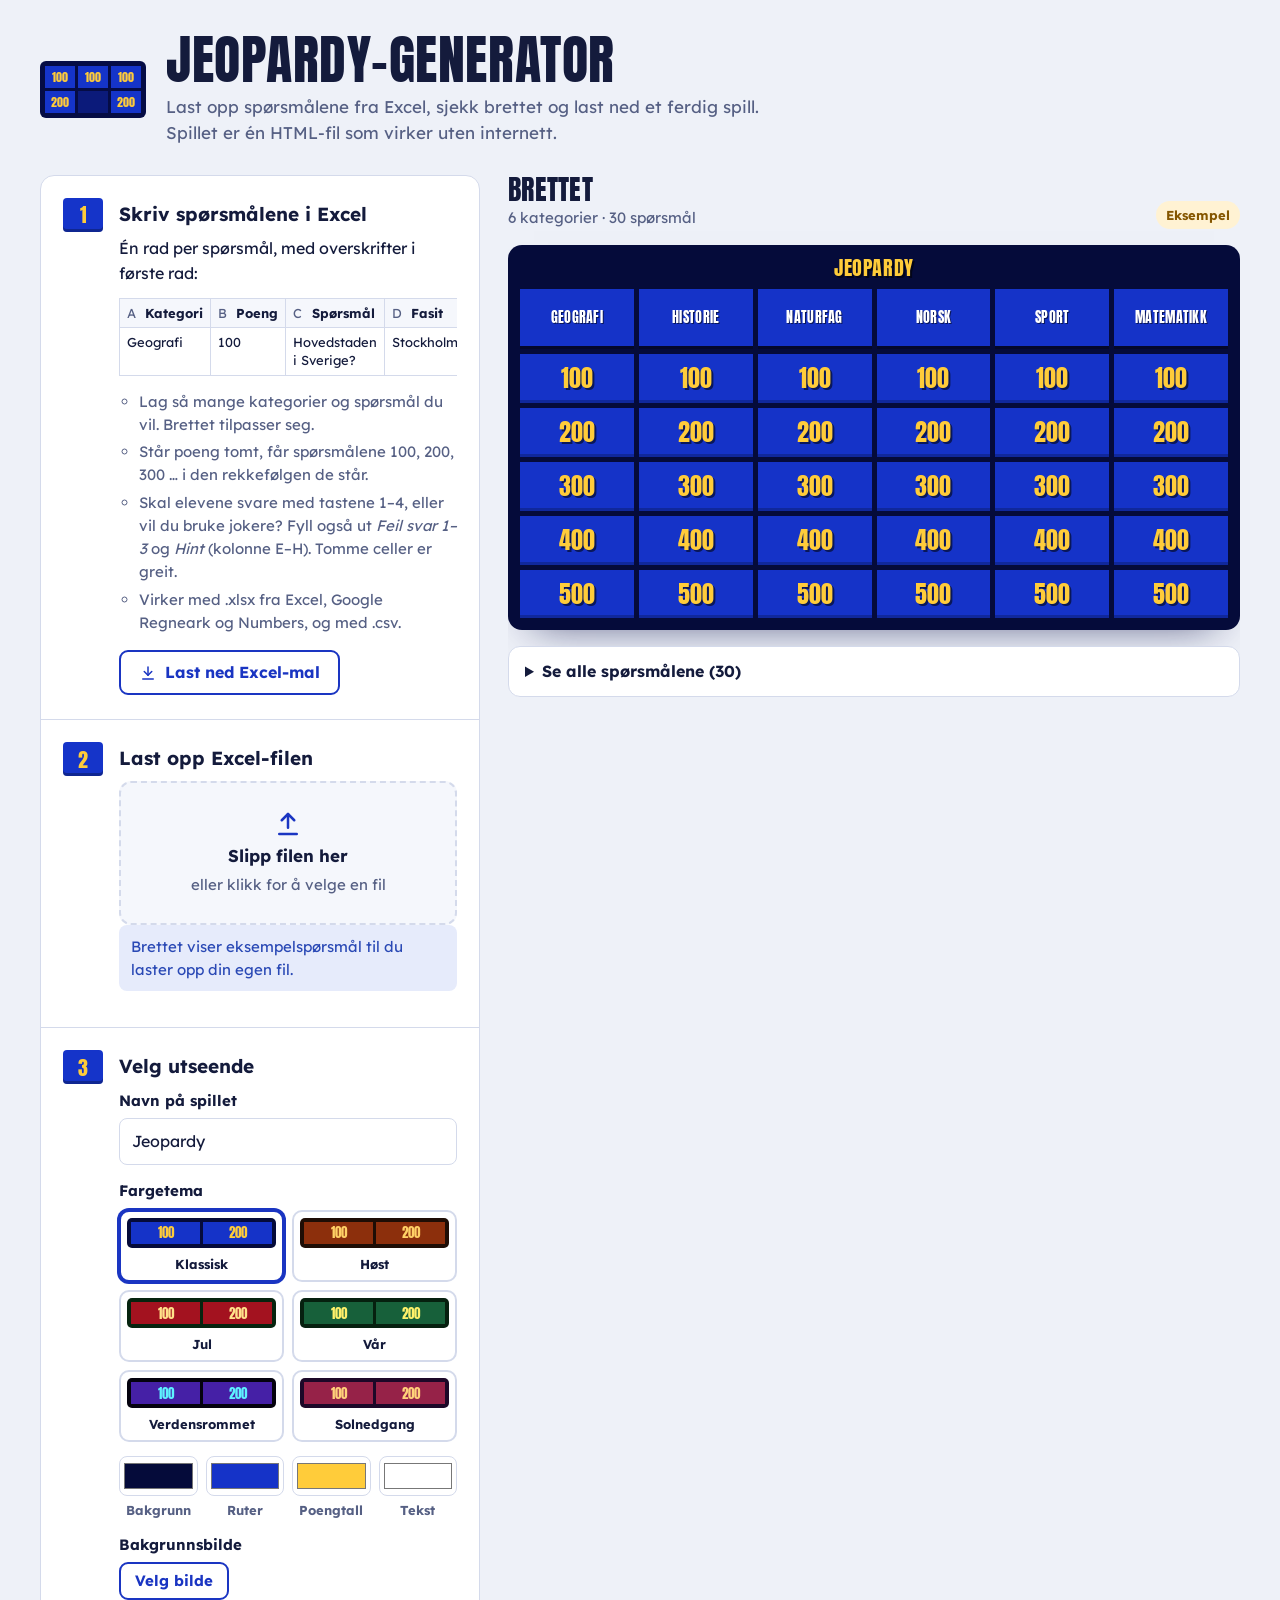
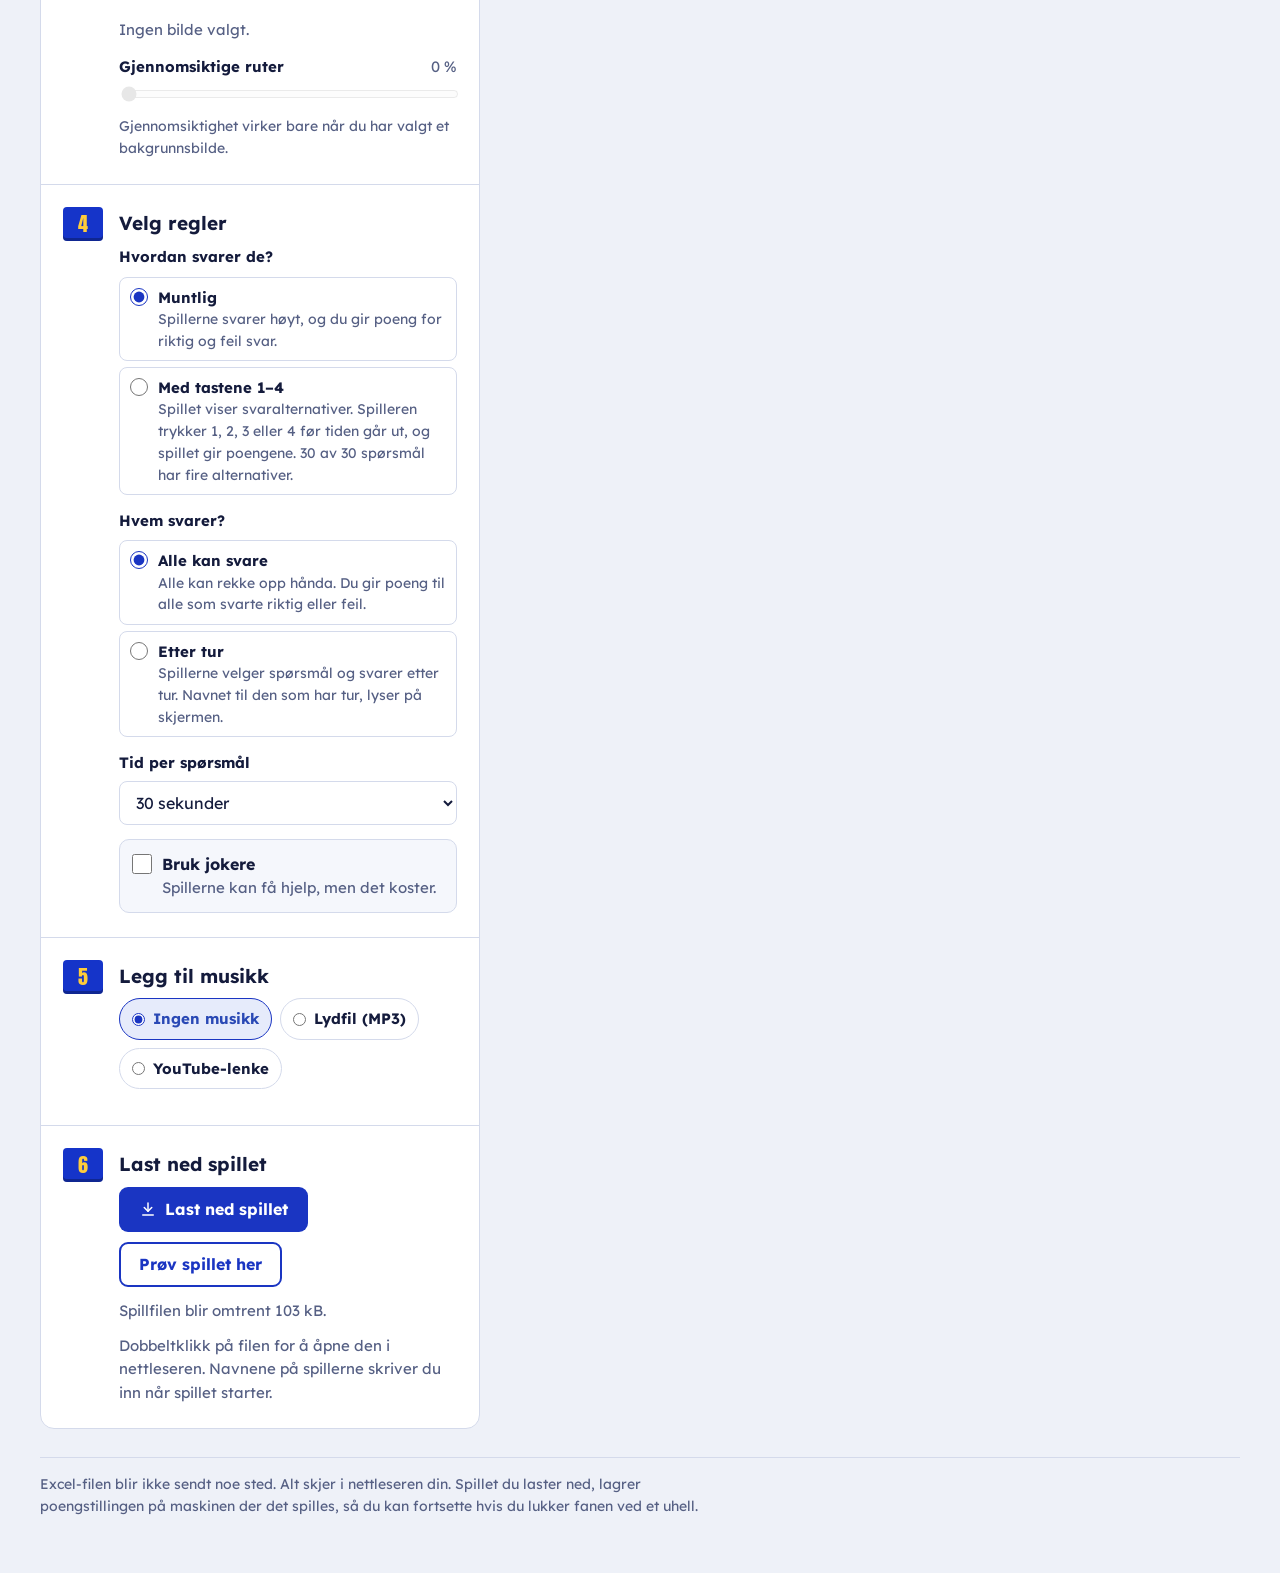
<file: jeopardy-generator.html>
<!DOCTYPE html>
<html lang="nb">
<head>
<meta charset="utf-8">
<meta name="viewport" content="width=device-width, initial-scale=1, viewport-fit=cover">
<title>Jeopardy-generator</title>
<style>
/* Layout: kontrollpult – fire trinn i venstre kolonne, brettet som «studioskjerm» til høyre */
:root {
  --bg: #eef1f8;
  --flate: #ffffff;
  --flate-2: #f5f7fc;
  --tekst: #141b3c;
  --dempet: #566084;
  --linje: #d4daeb;
  --aksent: #1a35c2;
  --aksent-hover: #13299b;
  --aksent-tekst: #ffffff;
  --fokus: #e89a00;
  --ok: #156f44;
  --ok-bg: #e2f3e9;
  --varsel: #855600;
  --varsel-bg: #fff2d3;
  --feil: #b0202d;
  --feil-bg: #fde5e7;
  --info: #2a49b5;
  --info-bg: #e6ebfb;
  /* Brettet ser likt ut i begge temaer – det er en TV-skjerm */
  --brett-kant: #050c45;
  --brett-rute: #1534c9;
  --brett-tall: #ffcc3a;
  --brett-tekst: #ffffff;
  --font-display: "Anton", Impact, "Haettenschweiler", "Arial Narrow Bold", sans-serif;
  --font-tekst: "Lexend", "Segoe UI", system-ui, -apple-system, Roboto, Arial, sans-serif;
}
@media (prefers-color-scheme: dark) {
  :root:not([data-theme="light"]) {
    --bg: #090e2b;
    --flate: #111943;
    --flate-2: #0d1437;
    --tekst: #e8ebff;
    --dempet: #9ea8d6;
    --linje: #27316d;
    --aksent: #91a5ff;
    --aksent-hover: #b0bfff;
    --aksent-tekst: #0a0f2c;
    --fokus: #ffcc3a;
    --ok: #74dda3;
    --ok-bg: #0f3324;
    --varsel: #ffd06a;
    --varsel-bg: #3a2c07;
    --feil: #ff8d97;
    --feil-bg: #3e1219;
    --info: #b0bfff;
    --info-bg: #1a2459;
    color-scheme: dark;
  }
}
:root[data-theme="dark"] {
  --bg: #090e2b;
  --flate: #111943;
  --flate-2: #0d1437;
  --tekst: #e8ebff;
  --dempet: #9ea8d6;
  --linje: #27316d;
  --aksent: #91a5ff;
  --aksent-hover: #b0bfff;
  --aksent-tekst: #0a0f2c;
  --fokus: #ffcc3a;
  --ok: #74dda3;
  --ok-bg: #0f3324;
  --varsel: #ffd06a;
  --varsel-bg: #3a2c07;
  --feil: #ff8d97;
  --feil-bg: #3e1219;
  --info: #b0bfff;
  --info-bg: #1a2459;
  color-scheme: dark;
}

*, *::before, *::after { box-sizing: border-box; }
[hidden] { display: none !important; }
body {
  margin: 0;
  background: var(--bg);
  color: var(--tekst);
  font-family: var(--font-tekst);
  font-size: 16px;
  line-height: 1.55;
}
body.laast { overflow: hidden; }
:focus-visible { outline: 3px solid var(--fokus); outline-offset: 2px; }

.side {
  max-width: 1240px;
  margin-inline: auto;
  padding-inline: 20px;
  padding-block: 32px 56px;
  display: flex;
  flex-direction: column;
  gap: 28px;
}

/* ---------- Topp ---------- */
.topp { display: flex; align-items: center; gap: 20px; }
.logo {
  flex: none;
  display: grid;
  grid-template-columns: repeat(3, 30px);
  grid-auto-rows: 22px;
  gap: 3px;
  padding: 5px;
  background: var(--brett-kant);
  border-radius: 6px;
}
.logo span {
  display: grid;
  place-items: center;
  background: var(--brett-rute);
  color: var(--brett-tall);
  font-family: var(--font-display);
  font-size: 12px;
  line-height: 1;
}
.logo span.brukt { background: #0b1a7a; }
h1 {
  font-family: var(--font-display);
  font-weight: 400;
  text-transform: uppercase;
  letter-spacing: .01em;
  font-size: clamp(34px, 5vw, 54px);
  line-height: 1;
  margin: 0;
  text-wrap: balance;
}
.ingress { margin: 8px 0 0; color: var(--dempet); max-width: 62ch; font-size: 17px; }

/* ---------- Arbeidsflate ---------- */
.arbeidsflate {
  display: grid;
  grid-template-columns: minmax(0, 440px) minmax(0, 1fr);
  gap: 28px;
  align-items: start;
}
@media (max-width: 920px) {
  .arbeidsflate { grid-template-columns: minmax(0, 1fr); }
}

.trinn-liste {
  list-style: none;
  margin: 0;
  padding: 0;
  background: var(--flate);
  border: 1px solid var(--linje);
  border-radius: 14px;
}
.trinn {
  display: grid;
  grid-template-columns: 40px minmax(0, 1fr);
  gap: 16px;
  padding: 22px 22px 24px;
}
.trinn + .trinn { border-top: 1px solid var(--linje); }
.trinn-nr {
  width: 40px;
  height: 34px;
  display: grid;
  place-items: center;
  background: var(--brett-rute);
  color: var(--brett-tall);
  font-family: var(--font-display);
  font-size: 20px;
  border-radius: 4px;
  box-shadow: inset 0 -3px 0 rgba(0, 0, 0, .28);
}
.trinn-innhold { min-width: 0; }
.trinn h2 { font-size: 19px; line-height: 1.3; margin: 4px 0 10px; text-wrap: balance; }
.trinn p { margin: 0 0 12px; }

.tabell-ramme { overflow-x: auto; }
.format { border-collapse: collapse; width: 100%; font-size: 13px; line-height: 1.4; }
.format th, .format td { border: 1px solid var(--linje); padding: 5px 7px; text-align: left; vertical-align: top; }
.format th { background: var(--flate-2); white-space: nowrap; }
.format .kol { display: inline-block; min-width: 1.4em; color: var(--dempet); font-weight: 400; }
.tips { margin: 14px 0 16px; padding-left: 20px; color: var(--dempet); font-size: 15px; display: grid; gap: 4px; }

.knapp {
  display: inline-flex;
  align-items: center;
  justify-content: center;
  gap: 8px;
  font: inherit;
  font-weight: 700;
  font-size: 16px;
  line-height: 1.2;
  padding: 11px 18px;
  border-radius: 9px;
  border: 2px solid transparent;
  cursor: pointer;
  text-decoration: none;
}
.knapp svg { width: 18px; height: 18px; flex: none; }
.knapp.primar { background: var(--aksent); color: var(--aksent-tekst); }
.knapp.primar:hover:not(:disabled) { background: var(--aksent-hover); }
.knapp.sekundar { background: transparent; color: var(--aksent); border-color: var(--aksent); }
.knapp.sekundar:hover:not(:disabled) { background: var(--info-bg); }
.knapp:disabled { opacity: .45; cursor: not-allowed; }
.knapperad { display: flex; flex-wrap: wrap; gap: 10px; }

.slippsone {
  position: relative;
  display: flex;
  flex-direction: column;
  align-items: center;
  justify-content: center;
  gap: 4px;
  text-align: center;
  padding: 26px 16px;
  border: 2px dashed var(--linje);
  border-radius: 12px;
  background: var(--flate-2);
  cursor: pointer;
  transition: border-color .15s, background-color .15s;
}
.slippsone:hover, .slippsone.over { border-color: var(--aksent); background: var(--info-bg); }
.slippsone:focus-within { outline: 3px solid var(--fokus); outline-offset: 2px; }
.slippsone input { position: absolute; width: 1px; height: 1px; opacity: 0; pointer-events: none; }
.slippsone svg { width: 30px; height: 30px; color: var(--aksent); }
.slippsone strong { font-size: 17px; }
.slippsone span { color: var(--dempet); font-size: 15px; }

.status {
  margin: 12px 0 0;
  padding: 10px 12px;
  border-radius: 8px;
  font-size: 15px;
  background: var(--flate-2);
  color: var(--dempet);
}
.status:empty { display: none; }
.status[data-niva="ok"] { background: var(--ok-bg); color: var(--ok); }
.status[data-niva="feil"] { background: var(--feil-bg); color: var(--feil); }
.status[data-niva="info"] { background: var(--info-bg); color: var(--info); }

.felt { display: grid; gap: 6px; margin-bottom: 14px; }
.felt:last-child { margin-bottom: 0; }
.felt label { font-weight: 700; font-size: 15px; }
.felt input, .felt select {
  font: inherit;
  width: 100%;
  padding: 10px 12px;
  border: 1px solid var(--linje);
  border-radius: 8px;
  background: var(--flate);
  color: var(--tekst);
}
.hjelp { color: var(--dempet); font-size: 15px; margin: 12px 0 0 !important; }
.liten-tekst { font-size: 14px; margin-top: 6px !important; }
.felt-etikett { font-weight: 700; font-size: 15px; }
.gruppe { border: 0; margin: 0 0 14px; padding: 0; min-width: 0; }
.gruppe legend { font-weight: 700; font-size: 15px; padding: 0; margin-bottom: 8px; }

.temaer { display: grid; grid-template-columns: repeat(auto-fill, minmax(112px, 1fr)); gap: 8px; }
.tema-knapp {
  display: flex;
  flex-direction: column;
  align-items: stretch;
  gap: 6px;
  padding: 6px;
  border: 2px solid var(--linje);
  border-radius: 10px;
  background: var(--flate);
  color: var(--tekst);
  font: inherit;
  font-size: 13px;
  font-weight: 700;
  cursor: pointer;
  text-align: center;
}
.tema-knapp:hover { border-color: var(--aksent); }
.tema-knapp[aria-pressed="true"] { border-color: var(--aksent); box-shadow: 0 0 0 2px var(--aksent); }
.tema-prove {
  display: grid;
  grid-template-columns: 1fr 1fr;
  gap: 3px;
  padding: 4px;
  border-radius: 5px;
}
.tema-prove span {
  display: grid;
  place-items: center;
  height: 22px;
  font-family: var(--font-display);
  font-size: 13px;
  font-weight: 400;
  line-height: 1;
}

.farger { display: grid; grid-template-columns: repeat(4, minmax(0, 1fr)); gap: 8px; margin-bottom: 12px; }
@media (max-width: 480px) { .farger { grid-template-columns: repeat(2, minmax(0, 1fr)); } }
.farge {
  display: flex;
  flex-direction: column;
  align-items: center;
  gap: 4px;
  font-size: 13px;
  font-weight: 700;
  color: var(--dempet);
  cursor: pointer;
}
.farge input[type="color"] {
  width: 100%;
  height: 40px;
  padding: 2px;
  border: 1px solid var(--linje);
  border-radius: 8px;
  background: var(--flate);
  cursor: pointer;
}

.knapp.liten { padding: 8px 14px; font-size: 15px; }
.knapp.tekstknapp { background: transparent; color: var(--feil); border-color: transparent; padding-inline: 6px; }
.knapp.tekstknapp:hover { text-decoration: underline; }
.filknapp { position: relative; overflow: hidden; }
.filknapp input { position: absolute; width: 1px; height: 1px; opacity: 0; pointer-events: none; }
.filknapp:focus-within { outline: 3px solid var(--fokus); outline-offset: 2px; }

.glider label { display: flex; justify-content: space-between; gap: 8px; }
.glider output { font-weight: 400; color: var(--dempet); font-variant-numeric: tabular-nums; }
.glider input[type="range"] { width: 100%; accent-color: var(--aksent); padding: 0; border: 0; }

.bryter {
  display: flex;
  align-items: flex-start;
  gap: 10px;
  padding: 12px;
  border: 1px solid var(--linje);
  border-radius: 10px;
  background: var(--flate-2);
  cursor: pointer;
}
.bryter input { width: 20px; height: 20px; margin: 2px 0 0; accent-color: var(--aksent); flex: none; }
.bryter span { display: flex; flex-direction: column; font-size: 15px; color: var(--dempet); }
.bryter strong { color: var(--tekst); font-size: 16px; }
.joker-oppsett { margin-top: 16px; }
.avkryss { display: grid; gap: 6px; }
.avkryss label {
  display: flex;
  align-items: flex-start;
  gap: 10px;
  padding: 8px 10px;
  border: 1px solid var(--linje);
  border-radius: 8px;
  cursor: pointer;
}
.avkryss input { width: 18px; height: 18px; margin: 2px 0 0; accent-color: var(--aksent); flex: none; }
.avkryss span { display: flex; flex-direction: column; font-size: 15px; }
.avkryss em { font-style: normal; font-size: 14px; color: var(--dempet); }
.avkryss label.uten-data { opacity: .55; cursor: not-allowed; }
.regelkort {
  margin: 4px 0 0;
  padding: 10px 12px;
  border-left: 4px solid var(--brett-tall);
  border-radius: 6px;
  background: var(--flate-2);
  font-size: 15px;
}

.valg-rad { display: flex; flex-wrap: wrap; gap: 8px; margin-bottom: 12px; }
.valg-rad label {
  display: inline-flex;
  align-items: center;
  gap: 8px;
  padding: 8px 12px;
  border: 1px solid var(--linje);
  border-radius: 999px;
  font-size: 15px;
  font-weight: 700;
  cursor: pointer;
}
.valg-rad label:has(input:checked) { border-color: var(--aksent); background: var(--info-bg); color: var(--info); }
.valg-rad input { accent-color: var(--aksent); margin: 0; }
.musikk-del { margin-bottom: 12px; }
.advarsler { list-style: none; margin: 0 0 12px; padding: 0; display: grid; gap: 6px; }
.advarsler:empty { display: none; }
.advarsler li {
  display: grid;
  grid-template-columns: auto minmax(0, 1fr);
  gap: 8px;
  align-items: baseline;
  padding: 8px 10px;
  border-radius: 8px;
  background: var(--flate-2);
  font-size: 14px;
}
.advarsler .knapp { grid-column: 2; justify-self: start; margin-top: 4px; }
.advarsler li[data-niva="feil"] .merke { background: var(--feil-bg); color: var(--feil); }
.advarsler li[data-niva="varsel"] .merke { background: var(--varsel-bg); color: var(--varsel); }
.advarsler li[data-niva="info"] .merke { background: var(--info-bg); color: var(--info); }
.bildevalg { margin-bottom: 4px; }
.enkel-avkryss { display: flex; align-items: center; gap: 8px; font-size: 15px; margin-bottom: 14px; cursor: pointer; }
.enkel-avkryss input { width: 18px; height: 18px; margin: 0; accent-color: var(--aksent); }
.glider input[type="range"]:disabled { opacity: .45; }
#nedlasting-advarsel ul { margin: 6px 0 0; padding-left: 18px; }
.musikk-del audio { width: 100%; margin-top: 10px; }

/* ---------- Studioskjerm ---------- */
.skjerm { display: flex; flex-direction: column; gap: 16px; min-width: 0; }
@media (min-width: 921px) {
  .skjerm { position: sticky; top: 16px; max-height: calc(100vh - 32px); overflow: auto; padding-bottom: 4px; }
}
.skjerm-topp { display: flex; justify-content: space-between; align-items: flex-end; gap: 12px; flex-wrap: wrap; }
.skjerm-topp h2 {
  font-family: var(--font-display);
  font-weight: 400;
  text-transform: uppercase;
  font-size: 28px;
  line-height: 1.05;
  letter-spacing: .01em;
  margin: 0;
}
.meta { margin: 2px 0 0; color: var(--dempet); font-size: 15px; font-variant-numeric: tabular-nums; }
.kilde {
  font-size: 13px;
  font-weight: 700;
  padding: 4px 10px;
  border-radius: 999px;
  background: var(--varsel-bg);
  color: var(--varsel);
  max-width: 100%;
  overflow: hidden;
  text-overflow: ellipsis;
  white-space: nowrap;
}
.kilde[data-type="fil"] { background: var(--ok-bg); color: var(--ok); }

.brett-ramme {
  --pv-bg: var(--brett-kant);
  --pv-rute: var(--brett-rute);
  --pv-rute-a: var(--brett-rute);
  --pv-kant: rgba(0, 0, 0, .35);
  --pv-tall: var(--brett-tall);
  --pv-tekst: var(--brett-tekst);
  background-color: var(--pv-bg);
  background-size: cover;
  background-position: center;
  border-radius: 14px;
  padding: 12px;
  box-shadow: 0 20px 40px -26px rgba(5, 12, 69, .7);
  overflow-x: auto;
}
.brett-navn {
  font-family: var(--font-display);
  text-transform: uppercase;
  color: var(--pv-tall);
  font-size: 20px;
  letter-spacing: .03em;
  line-height: 1.1;
  margin: 0 0 10px;
  text-align: center;
  overflow-wrap: anywhere;
  text-shadow: var(--pv-tallskygge, 2px 2px 0 rgba(0, 0, 0, .6));
}
.mini-brett { display: grid; gap: 5px; min-width: min-content; }
.mb-kat {
  display: grid;
  place-items: center;
  min-height: 60px;
  padding: 8px 6px;
  background: var(--pv-kat-a, var(--pv-rute-a));
  border-bottom: 3px solid var(--pv-kant);
  color: var(--pv-tekst);
  font-family: var(--font-display);
  text-transform: uppercase;
  font-size: 14px;
  line-height: 1.1;
  letter-spacing: .02em;
  text-align: center;
  overflow-wrap: anywhere;
  text-shadow: var(--pv-tekstskygge, 1px 1px 0 rgba(0, 0, 0, .55));
}
.mb-rute {
  padding: 10px 4px;
  background: var(--pv-rute-a);
  color: var(--pv-tall);
  font-family: var(--font-display);
  font-size: 24px;
  line-height: 1.2;
  text-align: center;
  font-variant-numeric: tabular-nums;
  text-shadow: var(--pv-tallskygge, 2px 2px 0 rgba(0, 0, 0, .55));
  box-shadow: inset 0 -3px 0 rgba(0, 0, 0, .22);
}
.mb-rute.tom { background: transparent; box-shadow: none; outline: 1px dashed rgba(255, 255, 255, .14); outline-offset: -1px; }
.tomt-brett { color: var(--pv-tekst); margin: 24px 8px; text-align: center; }

.merknader { display: grid; gap: 8px; }
.merknader:empty { display: none; }
.merknad {
  display: grid;
  grid-template-columns: auto minmax(0, 1fr);
  gap: 10px;
  align-items: baseline;
  padding: 10px 12px;
  border-radius: 8px;
  background: var(--flate);
  border: 1px solid var(--linje);
  font-size: 15px;
}
.merke {
  font-size: 12px;
  font-weight: 700;
  text-transform: uppercase;
  letter-spacing: .06em;
  padding: 2px 8px;
  border-radius: 999px;
  white-space: nowrap;
}
.merknad[data-niva="feil"] .merke { background: var(--feil-bg); color: var(--feil); }
.merknad[data-niva="varsel"] .merke { background: var(--varsel-bg); color: var(--varsel); }
.merknad[data-niva="info"] .merke { background: var(--info-bg); color: var(--info); }

.alle-sporsmal { background: var(--flate); border: 1px solid var(--linje); border-radius: 12px; }
.alle-sporsmal summary { cursor: pointer; padding: 12px 16px; font-weight: 700; }
.liste { width: 100%; border-collapse: collapse; font-size: 14px; }
.liste th, .liste td { text-align: left; padding: 8px 12px; border-top: 1px solid var(--linje); vertical-align: top; }
.liste th { color: var(--dempet); font-weight: 700; white-space: nowrap; }
.liste td.p { font-variant-numeric: tabular-nums; white-space: nowrap; }
.liste td.k { white-space: nowrap; }
.liste .mangler { color: var(--varsel); font-style: italic; }

.fot { color: var(--dempet); font-size: 14px; border-top: 1px solid var(--linje); padding-top: 16px; }
.fot p { margin: 0; max-width: 75ch; }

/* ---------- Prøvespill ---------- */
.forhandsvisning {
  position: fixed;
  inset: 0;
  z-index: 100;
  display: flex;
  flex-direction: column;
  background: #050b3a;
}
.fv-topp {
  display: flex;
  justify-content: space-between;
  align-items: center;
  gap: 12px;
  padding: 8px 16px;
  padding-top: calc(8px + env(safe-area-inset-top, 0px));
  background: #0e1650;
  color: #ffffff;
  font-size: 15px;
}
.fv-topp .knapp { background: #ffcc3a; color: #1e1500; padding: 8px 16px; }
.forhandsvisning iframe { flex: 1; width: 100%; border: 0; background: #050b3a; }

@media (prefers-reduced-motion: reduce) {
  *, *::before, *::after { transition: none !important; animation: none !important; }
}
</style>
</head>
<body>
<div class="side">
  <header class="topp">
    <div class="logo" aria-hidden="true">
      <span>100</span><span>100</span><span>100</span>
      <span>200</span><span class="brukt"></span><span>200</span>
    </div>
    <div>
      <h1>Jeopardy-generator</h1>
      <p class="ingress">Last opp spørsmålene fra Excel, sjekk brettet og last ned et ferdig spill. Spillet er én HTML&#8209;fil som virker uten internett.</p>
    </div>
  </header>

  <div class="arbeidsflate">
    <ol class="trinn-liste">
      <li class="trinn">
        <span class="trinn-nr" aria-hidden="true">1</span>
        <div class="trinn-innhold">
          <h2>Skriv spørsmålene i Excel</h2>
          <p>Én rad per spørsmål, med overskrifter i første rad:</p>
          <div class="tabell-ramme">
            <table class="format">
              <thead>
                <tr><th><span class="kol">A</span>Kategori</th><th><span class="kol">B</span>Poeng</th><th><span class="kol">C</span>Spørsmål</th><th><span class="kol">D</span>Fasit</th></tr>
              </thead>
              <tbody>
                <tr><td>Geografi</td><td>100</td><td>Hovedstaden i Sverige?</td><td>Stockholm</td></tr>
              </tbody>
            </table>
          </div>
          <ul class="tips">
            <li>Lag så mange kategorier og spørsmål du vil. Brettet tilpasser seg.</li>
            <li>Står poeng tomt, får spørsmålene 100, 200, 300 … i den rekkefølgen de står.</li>
            <li>Skal elevene svare med tastene 1–4, eller vil du bruke jokere? Fyll også ut <em>Feil svar 1–3</em> og <em>Hint</em> (kolonne E–H). Tomme celler er greit.</li>
            <li>Virker med .xlsx fra Excel, Google Regneark og Numbers, og med .csv.</li>
          </ul>
          <button type="button" class="knapp sekundar" id="last-ned-mal">
            <svg viewBox="0 0 24 24" fill="none" stroke="currentColor" stroke-width="2" stroke-linecap="round" stroke-linejoin="round" aria-hidden="true"><path d="M12 4v11"/><path d="m7 10 5 5 5-5"/><path d="M5 20h14"/></svg>
            Last ned Excel-mal
          </button>
          <p class="status" id="mal-status" role="status" aria-live="polite"></p>
        </div>
      </li>

      <li class="trinn">
        <span class="trinn-nr" aria-hidden="true">2</span>
        <div class="trinn-innhold">
          <h2>Last opp Excel-filen</h2>
          <label class="slippsone" id="slippsone" for="fil">
            <input type="file" id="fil" accept=".xlsx,.csv,.tsv,.txt,application/vnd.openxmlformats-officedocument.spreadsheetml.sheet,text/csv">
            <svg viewBox="0 0 24 24" fill="none" stroke="currentColor" stroke-width="2" stroke-linecap="round" stroke-linejoin="round" aria-hidden="true"><path d="M12 15V4"/><path d="m7 9 5-5 5 5"/><path d="M5 20h14"/></svg>
            <strong>Slipp filen her</strong>
            <span>eller klikk for å velge en fil</span>
          </label>
          <p class="status" id="fil-status" data-niva="info" role="status" aria-live="polite">Brettet viser eksempelspørsmål til du laster opp din egen fil.</p>
        </div>
      </li>

      <li class="trinn">
        <span class="trinn-nr" aria-hidden="true">3</span>
        <div class="trinn-innhold">
          <h2>Velg utseende</h2>
          <div class="felt">
            <label for="tittel">Navn på spillet</label>
            <input type="text" id="tittel" maxlength="80" value="Jeopardy" autocomplete="off">
          </div>
          <fieldset class="gruppe">
            <legend>Fargetema</legend>
            <div class="temaer" id="temaer"></div>
          </fieldset>
          <div class="farger">
            <label class="farge"><input type="color" id="farge-bakgrunn" value="#050b3a"><span>Bakgrunn</span></label>
            <label class="farge"><input type="color" id="farge-rute" value="#1533c8"><span>Ruter</span></label>
            <label class="farge"><input type="color" id="farge-tall" value="#ffcc3a"><span>Poengtall</span></label>
            <label class="farge"><input type="color" id="farge-tekst" value="#ffffff"><span>Tekst</span></label>
          </div>
          <ul class="advarsler" id="tema-advarsler" aria-live="polite"></ul>
          <div class="felt">
            <span class="felt-etikett" id="bilde-etikett">Bakgrunnsbilde</span>
            <div class="knapperad">
              <label class="knapp sekundar liten filknapp" for="bilde">Velg bilde<input type="file" id="bilde" accept="image/*" aria-labelledby="bilde-etikett"></label>
              <button type="button" class="knapp tekstknapp liten" id="fjern-bilde" hidden>Fjern bildet</button>
            </div>
            <p class="hjelp" id="bilde-status">Ingen bilde valgt.</p>
          </div>
          <div class="bildevalg" id="bildevalg" hidden>
            <div class="felt">
              <label for="bilde-tilpasning">Bildet skal</label>
              <select id="bilde-tilpasning">
                <option value="fyll" selected>Fylle hele skjermen</option>
                <option value="hele">Vises helt, med fargekanter</option>
              </select>
            </div>
            <div class="felt glider">
              <label for="demping">Demp bildet <output id="demping-verdi" for="demping">60 %</output></label>
              <input type="range" id="demping" min="30" max="85" step="5" value="60">
            </div>
            <label class="enkel-avkryss"><input type="checkbox" id="myk-bakgrunn"> Myk bakgrunn (gjør bildet litt uskarpt)</label>
          </div>
          <div class="felt glider">
            <label for="gjennomsiktighet">Gjennomsiktige ruter <output id="gjennomsiktighet-verdi" for="gjennomsiktighet">0 %</output></label>
            <input type="range" id="gjennomsiktighet" min="0" max="90" step="5" value="0" disabled>
            <p class="hjelp liten-tekst" id="gjennomsiktighet-hjelp">Gjennomsiktighet virker bare når du har valgt et bakgrunnsbilde.</p>
          </div>
        </div>
      </li>

      <li class="trinn">
        <span class="trinn-nr" aria-hidden="true">4</span>
        <div class="trinn-innhold">
          <h2>Velg regler</h2>
          <fieldset class="gruppe">
            <legend>Hvordan svarer de?</legend>
            <div class="avkryss" id="svarmate-valg">
              <label><input type="radio" name="svarmate" value="muntlig" checked><span><strong>Muntlig</strong> <em>Spillerne svarer høyt, og du gir poeng for riktig og feil svar.</em></span></label>
              <label><input type="radio" name="svarmate" value="taster"><span><strong>Med tastene 1–4</strong> <em id="dekning-taster">Spillet viser fire svaralternativer. Spilleren trykker 1, 2, 3 eller 4 før tiden går ut, og spillet gir poengene.</em></span></label>
            </div>
          </fieldset>
          <fieldset class="gruppe">
            <legend>Hvem svarer?</legend>
            <div class="avkryss" id="svar-valg">
              <label><input type="radio" name="svar" value="alle" checked><span><strong>Alle kan svare</strong> <em>Alle kan rekke opp hånda. Du gir poeng til alle som svarte riktig eller feil.</em></span></label>
              <label><input type="radio" name="svar" value="tur"><span><strong>Etter tur</strong> <em>Spillerne velger spørsmål og svarer etter tur. Navnet til den som har tur, lyser på skjermen.</em></span></label>
            </div>
          </fieldset>
          <div class="felt">
            <label for="tid">Tid per spørsmål</label>
            <select id="tid">
              <option value="15">15 sekunder</option>
              <option value="20">20 sekunder</option>
              <option value="30" selected>30 sekunder</option>
              <option value="45">45 sekunder</option>
              <option value="60">60 sekunder</option>
              <option value="90">90 sekunder</option>
              <option value="0">Ingen nedtelling</option>
            </select>
          </div>
          <label class="bryter">
            <input type="checkbox" id="bruk-jokere">
            <span><strong>Bruk jokere</strong> Spillerne kan få hjelp, men det koster.</span>
          </label>
          <div class="joker-oppsett" id="joker-oppsett" hidden>
            <fieldset class="gruppe">
              <legend>Hvilke jokere?</legend>
              <div class="avkryss" id="joker-valg">
                <label><input type="checkbox" value="5050" checked><span><strong>50/50</strong> <em id="dekning-5050"></em></span></label>
                <label><input type="checkbox" value="hint" checked><span><strong>Hint</strong> <em id="dekning-hint"></em></span></label>
                <label><input type="checkbox" value="venn" checked><span><strong>Spør en venn</strong> <em id="dekning-venn">Virker på alle spørsmål. Tiden starter på nytt.</em></span></label>
                <label><input type="checkbox" value="tid"><span><strong>Ekstra tid</strong> <em id="dekning-tid"></em></span></label>
              </div>
            </fieldset>
            <div class="felt">
              <label for="joker-kostnad">Hva koster en joker?</label>
              <select id="joker-kostnad">
                <option value="halv" selected>Halv verdi (anbefalt)</option>
                <option value="halvgevinst">Halv gevinst, full straff</option>
                <option value="fast">Fast pris</option>
                <option value="gratis">Gratis</option>
              </select>
              <p class="hjelp liten-tekst" id="joker-kostnad-forklaring"></p>
            </div>
            <div class="felt" id="joker-trekk-felt" hidden>
              <label for="joker-trekk">Pris i poeng</label>
              <input type="number" id="joker-trekk" min="0" max="10000" step="50" value="100">
            </div>
            <div class="felt">
              <label for="joker-antall">Hvor mange jokere får hver spiller?</label>
              <select id="joker-antall">
                <option value="1" selected>1 av hver (anbefalt)</option>
                <option value="2">2 av hver</option>
                <option value="total">1 joker totalt, spilleren velger hvilken</option>
              </select>
              <p class="hjelp liten-tekst">Har du mer enn 6 spillere, passer «1 joker totalt» best.</p>
            </div>
            <p class="regelkort" id="joker-regel"></p>
          </div>
        </div>
      </li>

      <li class="trinn">
        <span class="trinn-nr" aria-hidden="true">5</span>
        <div class="trinn-innhold">
          <h2>Legg til musikk</h2>
          <div class="valg-rad" role="radiogroup" aria-label="Musikk">
            <label><input type="radio" name="musikk" value="ingen" checked><span>Ingen musikk</span></label>
            <label><input type="radio" name="musikk" value="fil"><span>Lydfil (MP3)</span></label>
            <label><input type="radio" name="musikk" value="youtube"><span>YouTube-lenke</span></label>
          </div>
          <div class="musikk-del" id="musikk-fil-del" hidden>
            <div class="knapperad">
              <label class="knapp sekundar liten filknapp" for="musikkfil">Velg lydfil<input type="file" id="musikkfil" accept="audio/mpeg,audio/mp3,audio/mp4,audio/x-m4a,audio/aac,audio/ogg,audio/wav,audio/webm,.mp3,.m4a,.ogg,.wav"></label>
              <button type="button" class="knapp tekstknapp liten" id="fjern-musikk" hidden>Fjern lydfilen</button>
            </div>
            <p class="hjelp" id="musikk-status">Musikken legges inn i spillfilen og virker uten nett. Hold filen under 10 MB.</p>
            <audio id="musikk-forhor" controls hidden></audio>
          </div>
          <div class="musikk-del" id="musikk-yt-del" hidden>
            <div class="felt">
              <label for="yt-lenke">Lenke til YouTube-videoen</label>
              <input type="url" id="yt-lenke" placeholder="https://www.youtube.com/watch?v=…" autocomplete="off">
            </div>
            <p class="status" id="yt-status" role="status" aria-live="polite"></p>
            <p class="hjelp">YouTube kan ikke spille inne i en fil som åpnes fra PC-en. Spillet får derfor en knapp som åpner musikken i et eget vindu ved siden av, og det kan komme reklame. Vil du være sikker på at musikken virker, velg en lydfil.</p>
          </div>
          <div class="musikk-del" id="musikk-valg" hidden>
            <div class="felt">
              <label for="musikk-modus">Når skal musikken spille?</label>
              <select id="musikk-modus">
                <option value="alltid" selected>Hele tiden</option>
                <option value="brett">Bare på brettet</option>
                <option value="nedtelling">Bare under nedtellingen</option>
              </select>
              <p class="hjelp liten-tekst" id="musikk-modus-forklaring"></p>
            </div>
            <div class="felt glider">
              <label for="musikk-volum">Volum <output id="musikk-volum-verdi" for="musikk-volum">40 %</output></label>
              <input type="range" id="musikk-volum" min="5" max="100" step="5" value="40">
            </div>
          </div>
        </div>
      </li>

      <li class="trinn">
        <span class="trinn-nr" aria-hidden="true">6</span>
        <div class="trinn-innhold">
          <h2>Last ned spillet</h2>
          <div class="knapperad">
            <button type="button" class="knapp primar" id="last-ned-spill">
              <svg viewBox="0 0 24 24" fill="none" stroke="currentColor" stroke-width="2" stroke-linecap="round" stroke-linejoin="round" aria-hidden="true"><path d="M12 4v11"/><path d="m7 10 5 5 5-5"/><path d="M5 20h14"/></svg>
              Last ned spillet
            </button>
            <button type="button" class="knapp sekundar" id="prov-spill">Prøv spillet her</button>
          </div>
          <div class="status" id="nedlasting-advarsel" data-niva="feil" hidden></div>
          <p class="hjelp" id="filstorrelse"></p>
          <p class="hjelp">Dobbeltklikk på filen for å åpne den i nettleseren. Navnene på spillerne skriver du inn når spillet starter.</p>
          <p class="status" id="nedlasting-status" role="status" aria-live="polite"></p>
        </div>
      </li>
    </ol>

    <section class="skjerm" aria-labelledby="brett-overskrift">
      <div class="skjerm-topp">
        <div>
          <h2 id="brett-overskrift">Brettet</h2>
          <p class="meta" id="brett-meta"></p>
        </div>
        <span class="kilde" id="kilde">Eksempel</span>
      </div>
      <div class="brett-ramme">
        <p class="brett-navn" id="brett-navn"></p>
        <div class="mini-brett" id="mini-brett"></div>
      </div>
      <div class="merknader" id="merknader"></div>
      <details class="alle-sporsmal" id="alle-sporsmal">
        <summary id="alle-sporsmal-tittel">Se alle spørsmålene</summary>
        <div class="tabell-ramme">
          <table class="liste">
            <thead><tr><th>Kategori</th><th>Poeng</th><th>Spørsmål</th><th>Fasit</th></tr></thead>
            <tbody id="sporsmal-tabell"></tbody>
          </table>
        </div>
      </details>
    </section>
  </div>

  <footer class="fot">
    <p>Excel-filen blir ikke sendt noe sted. Alt skjer i nettleseren din. Spillet du laster ned, lagrer poengstillingen på maskinen der det spilles, så du kan fortsette hvis du lukker fanen ved et uhell.</p>
  </footer>
</div>

<div class="forhandsvisning" id="forhandsvisning" role="dialog" aria-modal="true" aria-label="Prøv spillet" hidden>
  <div class="fv-topp">
    <span>Prøvespill. Spillere og poeng blir ikke lagret.</span>
    <button type="button" class="knapp" id="lukk-forhandsvisning">Lukk</button>
  </div>
  <iframe id="fv-ramme" title="Prøvespill"></iframe>
</div>

<!-- ===================== MAL FOR DET FERDIGE SPILLET ===================== -->
<template id="spillmal-stil">
<style>
/* Standardverdiene er temaet «Klassisk». Spillet overstyrer dem fra spilldataene ved oppstart. */
:root {
  --natt: #050b3a;
  --natt-lys: #10279d;
  --kant: #040829;
  --rute: #1533c8;
  --rute-a: rgba(21, 51, 200, 1);
  --rute-hover-a: rgba(49, 75, 207, 1);
  --rute-brukt-a: rgba(9, 21, 84, 1);
  --kat-a: rgba(21, 51, 200, 1);
  --panel-a: linear-gradient(#1533c8, #0e2182);
  --sp-bg: radial-gradient(130% 90% at 50% 30%, #1533c8 0%, #0e2182 58%, #08134c 100%);
  --joker-bg: #3a4fb0;
  --rute-ramme: rgba(0, 0, 0, .22);
  --slor: rgba(0, 0, 0, .3);
  --gull-glod: rgba(255, 204, 58, .45);
  --knapp-kant: rgba(255, 255, 255, .35);
  --topp-bg: transparent;
  --panel-bg: transparent;
  --tallskygge: 3px 3px 0 rgba(1, 3, 15, .6);
  --tekstskygge: 2px 2px 0 rgba(1, 3, 15, .6);
  --gull: #ffcc3a;
  --gull-tekst: #1e1807;
  --hvit: #ffffff;
  --svak: #bdc6f0;
  --riktig: #2fd27a;
  --feil: #ff9ca6;
  --riktig-tekst: #03230f;
  --feil-tekst: #2b0006;
  --font-tall: "Anton", Impact, "Haettenschweiler", "Arial Narrow Bold", "Arial Narrow", sans-serif;
  --font-ledetekst: "Libre Baskerville", Georgia, "Times New Roman", serif;
  --font-ui: "Lexend", "Segoe UI", system-ui, -apple-system, Roboto, Arial, sans-serif;
  color-scheme: dark;
}
*, *::before, *::after { box-sizing: border-box; }
[hidden] { display: none !important; }
html, body { height: 100%; margin: 0; }
body {
  background: var(--natt);
  color: var(--hvit);
  font-family: var(--font-ui);
  font-size: 18px;
  line-height: 1.4;
  overflow: hidden;
}
button { font: inherit; color: inherit; cursor: pointer; }
:focus-visible { outline: 3px solid var(--gull); outline-offset: 3px; }

#bakgrunn {
  position: fixed;
  inset: 0;
  z-index: 0;
  background: radial-gradient(120% 85% at 50% 0%, var(--natt-lys) 0%, var(--natt) 72%);
  background-color: var(--natt);
  background-position: center;
  background-repeat: no-repeat;
}
#bakgrunn.myk { inset: -12px; filter: blur(3px); }
#demp { position: fixed; inset: 0; z-index: 0; pointer-events: none; }
.skjerm.bak-sporsmal { visibility: hidden; }
.skjerm {
  position: fixed;
  inset: 0;
  z-index: 1;
  display: flex;
  flex-direction: column;
}
.overtittel {
  margin: 0;
  font-family: var(--font-tall);
  text-transform: uppercase;
  letter-spacing: .22em;
  font-size: 16px;
  color: var(--svak);
}
.knapp {
  display: inline-flex;
  align-items: center;
  justify-content: center;
  padding: 12px 22px;
  border-radius: 10px;
  border: 2px solid var(--knapp-kant);
  background: var(--slor);
  color: var(--hvit);
  font-weight: 700;
  font-size: 18px;
  line-height: 1.2;
}
.knapp:hover:not(:disabled) { background: rgba(255, 255, 255, .14); }
.knapp.gull { background: var(--gull); border-color: var(--gull); color: var(--gull-tekst); }
.knapp.gull:hover:not(:disabled) { filter: brightness(1.08); background: var(--gull); }
.knapp.stor { font-size: 22px; padding: 14px 34px; }
.knapp:disabled { opacity: .4; cursor: not-allowed; }
.knapperad { display: flex; flex-wrap: wrap; gap: 10px; }

/* ---------- Oppsett ---------- */
.oppsett { overflow: auto; align-items: center; padding: clamp(28px, 7vh, 80px) 16px 40px; }
.oppsett-innhold { width: min(760px, 100%); display: flex; flex-direction: column; gap: 22px; }
.med-bilde .oppsett-innhold, .med-bilde .resultat-innhold { padding: clamp(18px, 3vw, 32px); border-radius: 16px; background: var(--panel-bg); }
#spilltittel {
  margin: 0;
  font-family: var(--font-tall);
  font-weight: 400;
  text-transform: uppercase;
  font-size: clamp(42px, 7vw, 96px);
  line-height: .98;
  letter-spacing: .01em;
  color: var(--gull);
  text-shadow: var(--tallskygge);
  text-wrap: balance;
  overflow-wrap: anywhere;
}
.spillinfo { margin: -10px 0 0; color: var(--svak); font-size: 18px; }
.regler {
  margin: 0;
  padding: 12px 16px;
  border-radius: 10px;
  background: var(--slor);
  border-left: 4px solid var(--gull);
  font-size: 17px;
}
.regler strong { color: var(--gull); }
.fortsett {
  display: flex;
  flex-direction: column;
  gap: 12px;
  padding: 16px 18px;
  border: 2px solid var(--gull);
  border-radius: 12px;
  background: var(--slor);
}
.fortsett p { margin: 0; }
.legg-til label { display: block; font-weight: 700; font-size: 24px; margin-bottom: 10px; }
.legg-til-rad { display: flex; gap: 10px; }
.legg-til input {
  flex: 1;
  min-width: 0;
  font: inherit;
  font-size: 20px;
  padding: 12px 14px;
  border-radius: 10px;
  border: 2px solid var(--knapp-kant);
  background: var(--slor);
  color: var(--hvit);
}
.legg-til input::placeholder { color: var(--svak); opacity: .8; }
.hint { margin: 8px 0 0; color: var(--svak); font-size: 15px; }
.spillerliste { list-style: none; margin: 0; padding: 0; display: flex; flex-wrap: wrap; gap: 10px; }
.spillerliste:empty::before { content: "Ingen spillere ennå."; color: var(--svak); }
.spiller-brikke {
  display: inline-flex;
  align-items: center;
  gap: 10px;
  padding: 6px 6px 6px 16px;
  border-radius: 999px;
  background: var(--rute);
  border: 1px solid rgba(255, 255, 255, .25);
  font-weight: 700;
  font-size: 19px;
}
.brikke-poeng { font-family: var(--font-tall); font-weight: 400; color: var(--gull); }
.fjern {
  min-width: 32px;
  height: 32px;
  padding: 0 10px;
  border: 0;
  border-radius: 999px;
  background: var(--slor);
  font-size: 16px;
  font-weight: 700;
}
.fjern:hover, .fjern.bekreft { background: var(--feil); color: var(--feil-tekst); }
.melding { margin: 0; min-height: 1.4em; color: var(--gull); }

/* ---------- Brettet ---------- */
.toppfelt {
  display: flex;
  align-items: center;
  justify-content: space-between;
  gap: 8px 16px;
  flex-wrap: wrap;
  padding: 10px clamp(8px, 1.2vw, 16px);
  background: var(--topp-bg);
}
.toppfelt-tittel {
  margin: 0;
  min-width: 0;
  font-family: var(--font-tall);
  font-weight: 400;
  text-transform: uppercase;
  letter-spacing: .02em;
  font-size: clamp(20px, 2.4vw, 34px);
  line-height: 1.1;
  color: var(--gull);
  text-shadow: var(--tallskygge);
}
.verktoy { display: flex; align-items: center; gap: 8px; flex-wrap: wrap; }
.fremdrift { color: var(--svak); font-size: 15px; margin-right: 6px; font-variant-numeric: tabular-nums; }
.verktoy-knapp {
  padding: 6px 14px;
  border-radius: 999px;
  border: 1px solid rgba(255, 255, 255, .25);
  background: var(--slor);
  font-size: 15px;
  white-space: nowrap;
  text-decoration: none;
  color: var(--hvit);
}
.verktoy-knapp:hover:not(:disabled) { background: rgba(255, 255, 255, .18); }
.verktoy-knapp:disabled { opacity: .35; cursor: default; }

.brett {
  flex: 1;
  min-height: 0;
  display: grid;
  gap: clamp(4px, .55vw, 8px);
  padding: 0 clamp(8px, 1.2vw, 16px);
}
.kat {
  container-type: size;
  display: grid;
  place-items: center;
  padding: 4px 8px;
  background: var(--kat-a);
  border-bottom: 5px solid var(--kant);
  box-shadow: inset 0 0 0 2px var(--rute-ramme);
  text-align: center;
  overflow: hidden;
}
.kat span {
  font-family: var(--font-tall);
  text-transform: uppercase;
  font-size: clamp(14px, 1.8vw, 30px);
  font-size: max(10px, min(13cqi, 30cqh));
  line-height: 1.05;
  letter-spacing: .02em;
  overflow-wrap: anywhere;
  hyphens: auto;
  text-shadow: var(--tekstskygge);
}
.kat.lang span { font-size: max(9px, min(10cqi, 23cqh)); }
.rute {
  container-type: size;
  min-height: 0;
  margin: 0;
  padding: 0;
  border: 0;
  display: grid;
  place-items: center;
  background: var(--rute-a);
  color: var(--gull);
  box-shadow: inset 0 0 0 2px var(--rute-ramme), inset 0 -6px 0 rgba(0, 0, 0, .18);
  transition: background-color .15s, transform .15s;
}
.rute span {
  font-family: var(--font-tall);
  font-size: clamp(20px, 4vw, 72px);
  font-size: min(54cqh, 30cqi);
  line-height: 1;
  letter-spacing: .01em;
  text-shadow: var(--tallskygge);
}
.rute.smal span { font-size: min(48cqh, 22cqi); }
.rute:hover:not(:disabled) { background: var(--rute-hover-a); }
.rute:active:not(:disabled) { transform: scale(.97); }
.rute:disabled { background: var(--rute-brukt-a); cursor: default; box-shadow: inset 0 0 0 2px var(--rute-ramme); }
.rute.tom { background: transparent; box-shadow: none; outline: 1px dashed rgba(255, 255, 255, .1); outline-offset: -1px; }

.poengtavle {
  display: flex;
  align-items: center;
  gap: 12px;
  padding: 12px clamp(8px, 1.2vw, 16px) 14px;
}
.poengliste {
  flex: 1;
  min-width: 0;
  max-height: 30vh;
  overflow: auto;
  list-style: none;
  margin: 0;
  padding: 2px;
  display: flex;
  flex-wrap: wrap;
  gap: 8px;
}
.poeng-brikke {
  display: flex;
  flex-direction: column;
  align-items: center;
  min-width: 120px;
  max-width: max(190px, calc(25% - 6px));
  padding: 4px 14px 8px;
  border-radius: 8px;
  background: var(--panel-a);
  border: 2px solid var(--rute-ramme);
}
.pb-poeng {
  font-family: var(--font-tall);
  font-size: clamp(22px, 2.3vw, 40px);
  line-height: 1.15;
  font-variant-numeric: tabular-nums;
}
.pb-navn {
  max-width: 100%;
  overflow: hidden;
  text-overflow: ellipsis;
  white-space: nowrap;
  font-weight: 700;
  font-size: clamp(14px, 1.25vw, 20px);
}
.pb-jokere { display: flex; gap: 4px; margin-top: 4px; flex-wrap: wrap; justify-content: center; }
.pb-joker {
  font-size: 11px;
  font-weight: 700;
  line-height: 1;
  padding: 3px 6px;
  border-radius: 999px;
  background: var(--joker-bg);
  border: 1px solid var(--gull);
  color: var(--hvit);
  white-space: nowrap;
}
.pb-joker.brukt { opacity: .4; text-decoration: line-through; }
.poeng-brikke.leder { border-color: var(--gull); box-shadow: 0 0 22px rgba(255, 204, 58, .3); }
.tur-modus .poeng-brikke { cursor: pointer; }
.tur-modus .poengliste { padding: 14px 12px 10px; max-height: calc(30vh + 28px); }
.brikke-tur { padding: 1px 8px; border-radius: 999px; background: var(--gull); color: var(--gull-tekst); font-size: 13px; text-transform: uppercase; letter-spacing: .08em; }
.tur-modus .poeng-brikke { padding-top: 12px; }
.tur-modus .poeng-brikke.leder { border-color: var(--rute-ramme); box-shadow: none; }
.poeng-brikke.tur, .tur-modus .poeng-brikke.tur {
  position: relative;
  border: 3px solid var(--gull);
  box-shadow: 0 0 0 4px var(--gull-glod), 0 0 16px 4px var(--gull-glod);
  animation: turglod 1.6s ease-in-out infinite;
}
.pb-tur {
  position: absolute;
  top: -11px;
  left: 50%;
  transform: translateX(-50%);
  padding: 1px 10px;
  border-radius: 999px;
  background: var(--gull);
  color: var(--gull-tekst);
  font-family: var(--font-tall);
  font-size: 13px;
  letter-spacing: .1em;
  text-transform: uppercase;
  line-height: 1.4;
  white-space: nowrap;
}
@keyframes turglod {
  0%, 100% { box-shadow: 0 0 0 3px var(--gull-glod), 0 0 12px 2px var(--gull-glod); }
  50% { box-shadow: 0 0 0 6px var(--gull-glod), 0 0 20px 5px var(--gull-glod); }
}
.tur-merke {
  margin: 0;
  padding: 6px 18px;
  border-radius: 999px;
  background: var(--gull);
  color: var(--gull-tekst);
  font-size: clamp(16px, 1.6vw, 24px);
  white-space: nowrap;
  overflow: hidden;
  text-overflow: ellipsis;
  max-width: 40vw;
  box-shadow: 0 0 22px var(--gull-glod);
}
.tur-merke strong { font-weight: 700; }
.sp-tur {
  padding: 4px 16px;
  border-radius: 999px;
  background: var(--gull);
  color: var(--gull-tekst);
  font-family: var(--font-ui);
  font-weight: 700;
  text-transform: none;
  letter-spacing: 0;
  font-size: clamp(15px, 1.5vw, 22px);
  white-space: nowrap;
  box-shadow: 0 0 22px var(--gull-glod);
}
.pg-kort.har-tur { border-color: var(--gull); }
.svar-instruks { margin: 0; font-weight: 700; font-size: clamp(17px, 1.7vw, 26px); color: var(--gull); }
.svarvalg {
  display: grid;
  grid-template-columns: repeat(2, minmax(0, 1fr));
  gap: clamp(8px, 1.2vw, 16px);
  width: min(1100px, 100%);
}
.svar-alt {
  display: flex;
  align-items: center;
  gap: 14px;
  min-height: 2.2em;
  padding: 8px 18px;
  border-radius: 14px;
  border: 3px solid var(--gull);
  background: var(--slor);
  color: var(--hvit);
  text-align: left;
  font-family: var(--font-ledetekst);
  font-weight: 700;
  font-size: clamp(16px, min(2.2vw, 3.4vh), 36px);
  line-height: 1.2;
  overflow-wrap: anywhere;
}
.svarvalg.lange .svar-alt { font-size: clamp(15px, min(1.6vw, 2.8vh), 28px); }
.svarvalg.svaert-lange .svar-alt { font-size: clamp(13px, min(1.25vw, 2.3vh), 22px); padding: 6px 12px; }
.svar-alt:hover:not(:disabled) { background: var(--joker-bg); }
.svar-alt:disabled { cursor: default; }
.svar-nr {
  flex: none;
  display: grid;
  place-items: center;
  width: 1.5em;
  height: 1.5em;
  border-radius: 8px;
  background: var(--gull);
  color: var(--gull-tekst);
  font-family: var(--font-tall);
  font-weight: 400;
}
.svar-tekst { min-width: 0; }
.svar-alt.fjernet { opacity: .3; text-decoration: line-through; }
.svar-alt.bleik { opacity: .45; }
.svar-alt.valgt { outline: 4px solid var(--hvit); outline-offset: 3px; }
.svar-alt.riktig { opacity: 1; border-color: var(--riktig); background: var(--riktig); color: var(--riktig-tekst); }
.svar-alt.feil { opacity: 1; border-color: var(--feil); background: var(--feil); color: var(--feil-tekst); }
.svar-alt.riktig .svar-nr { background: var(--riktig-tekst); color: var(--riktig); }
.svar-alt.feil .svar-nr { background: var(--feil-tekst); color: var(--feil); }
.svar-resultat {
  margin: 0;
  padding: 8px 24px;
  border-radius: 999px;
  font-weight: 700;
  font-size: clamp(20px, 2.4vw, 36px);
  animation: inn .3s both;
}
.svar-resultat.riktig { background: var(--riktig); color: var(--riktig-tekst); }
.svar-resultat.feil { background: var(--feil); color: var(--feil-tekst); }
.med-valg .sp-tekst, .med-valg.med-joker .sp-tekst, .med-valg.med-fasit .sp-tekst { font-size: clamp(20px, min(3.3vw, 5vh), 56px); }
.med-valg .sp-tekst.lang, .med-valg.med-joker .sp-tekst.lang, .med-valg.med-fasit .sp-tekst.lang { font-size: clamp(18px, min(2.6vw, 4vh), 44px); }
.med-valg .sp-tekst.svaert-lang, .med-valg.med-joker .sp-tekst.svaert-lang, .med-valg.med-fasit .sp-tekst.svaert-lang { font-size: clamp(16px, min(2vw, 3.2vh), 34px); }
.med-valg .sp-midt { gap: clamp(10px, 2vh, 24px); }
.pg-endre-rad { margin: 0; text-align: center; }
.pg-endre-rad:has(#pg-endre[hidden]) { display: none; }
@media (max-width: 640px) { .svarvalg { grid-template-columns: minmax(0, 1fr); } }
.pg-apne { margin: 8px 0 0; text-align: center; }
.verktoy-knapp.avslutt { border-color: var(--feil); }
.verktoy-knapp.avslutt:hover { background: var(--feil); color: var(--feil-tekst); }
.rekkefolge { display: flex; flex-wrap: wrap; align-items: center; gap: 10px 16px; }
.rekkefolge .hint { margin: 0; flex: 1 1 260px; }
.rekkefolge-nr { font-family: var(--font-tall); font-weight: 400; color: var(--gull); }
.dialog-bakgrunn {
  position: fixed;
  inset: 0;
  z-index: 60;
  display: grid;
  place-items: center;
  padding: 16px;
  background: rgba(0, 0, 0, .6);
}
.dialog {
  width: min(560px, 100%);
  display: flex;
  flex-direction: column;
  gap: 14px;
  padding: 24px 26px;
  border-radius: 16px;
  border: 2px solid var(--gull);
  background: var(--natt);
  color: var(--hvit);
  box-shadow: 0 20px 60px rgba(0, 0, 0, .5);
}
.dialog h2 { margin: 0; font-family: var(--font-tall); font-weight: 400; text-transform: uppercase; letter-spacing: .02em; font-size: clamp(26px, 3vw, 40px); color: var(--gull); }
.dialog p { margin: 0; font-size: 18px; }
.poeng-brikke.leder .pb-poeng { color: var(--gull); }
.poeng-brikke.minus .pb-poeng { color: var(--feil); }
.poeng-brikke.endret { animation: puls .7s ease-out; }
@keyframes puls {
  0% { transform: scale(1); }
  35% { transform: scale(1.12); }
  100% { transform: scale(1); }
}

/* ---------- Spørsmålet ---------- */
.sporsmal {
  position: fixed;
  inset: 0;
  z-index: 10;
  display: flex;
  flex-direction: column;
  padding: clamp(14px, 2.2vw, 30px) clamp(16px, 4vw, 64px);
  overflow: auto;
  background: var(--natt);
  outline: none;
}
.sporsmal::before {
  content: "";
  position: fixed;
  inset: 0;
  z-index: -1;
  background: var(--sp-bg);
}
.sporsmal.med-bilde { background: transparent; }
.sp-innhold { flex: 1; display: flex; flex-direction: column; min-height: 0; animation: inn .3s .18s both; }
@keyframes inn { from { opacity: 0; } to { opacity: 1; } }
.sp-topp {
  display: flex;
  justify-content: space-between;
  align-items: baseline;
  gap: 16px;
  font-family: var(--font-tall);
  text-transform: uppercase;
  letter-spacing: .03em;
  font-size: clamp(18px, 2.1vw, 32px);
}
#sp-kategori { color: var(--svak); overflow-wrap: anywhere; }
#sp-poeng { color: var(--gull); white-space: nowrap; }
.sp-midt {
  flex: 1;
  display: flex;
  flex-direction: column;
  justify-content: center;
  align-items: center;
  gap: clamp(14px, 3vh, 36px);
  padding-block: 18px;
  text-align: center;
}
.sp-tekst {
  margin: 0;
  max-width: 28ch;
  font-family: var(--font-ledetekst);
  font-weight: 700;
  font-size: clamp(26px, 4.3vw, 74px);
  line-height: 1.25;
  text-wrap: balance;
  overflow-wrap: anywhere;
  text-shadow: var(--tekstskygge);
}
.sp-tekst.lang { max-width: 34ch; font-size: clamp(22px, 3.3vw, 56px); }
.sp-tekst.svaert-lang { max-width: 46ch; font-size: clamp(19px, 2.5vw, 42px); }
.med-fasit .sp-tekst, .med-joker .sp-tekst { font-size: clamp(22px, 3.3vw, 56px); }
.med-fasit .sp-tekst.lang, .med-joker .sp-tekst.lang { font-size: clamp(20px, 2.6vw, 44px); }
.med-fasit .sp-tekst.svaert-lang, .med-joker .sp-tekst.svaert-lang { font-size: clamp(17px, 2vw, 34px); }

.joker-visning { display: flex; flex-direction: column; align-items: center; gap: 12px; width: min(1000px, 100%); }
.joker-visning:empty { display: none; }
.alternativer { display: flex; flex-wrap: wrap; justify-content: center; gap: clamp(10px, 2vw, 28px); }
.alternativ {
  min-width: min(320px, 80vw);
  padding: 12px 26px;
  border-radius: 999px;
  border: 3px solid var(--gull);
  background: var(--slor);
  font-family: var(--font-ledetekst);
  font-weight: 700;
  font-size: clamp(20px, 2.6vw, 42px);
  line-height: 1.2;
  animation: inn .35s both;
}
.alternativ-merke {
  display: inline-block;
  margin-right: .5em;
  font-family: var(--font-tall);
  font-weight: 400;
  color: var(--gull);
}
.joker-melding {
  margin: 0;
  max-width: 46ch;
  padding: 10px 18px;
  border-radius: 12px;
  background: var(--slor);
  border-left: 4px solid var(--gull);
  font-size: clamp(17px, 1.7vw, 26px);
  text-align: left;
  animation: inn .35s both;
}
.joker-melding strong { color: var(--gull); }
.joker-banner {
  display: flex;
  align-items: center;
  justify-content: center;
  flex-wrap: wrap;
  gap: 4px 14px;
  padding: 8px 18px;
  border-radius: 999px;
  background: var(--gull);
  color: var(--gull-tekst);
  font-weight: 700;
  font-size: clamp(15px, 1.4vw, 21px);
  animation: inn .3s both;
}
.joker-banner .lenkeknapp { color: var(--gull-tekst); padding: 2px 4px; font-size: 15px; }
.alternativ.riktig { border-color: var(--riktig); background: rgba(47, 210, 122, .25); }
.alternativ.feil { border-color: rgba(255, 255, 255, .25); opacity: .55; text-decoration: line-through; }
.pg-kort.laast { opacity: .5; }
.pg-knapp:disabled { cursor: not-allowed; opacity: .5; }
.laast-tekst { color: var(--svak) !important; font-weight: 400 !important; }
.joker-etikett {
  font-family: var(--font-tall);
  text-transform: uppercase;
  letter-spacing: .08em;
  font-size: clamp(13px, 1.1vw, 17px);
  color: var(--gull);
}

.sp-fasit {
  display: flex;
  flex-direction: column;
  align-items: center;
  gap: 4px;
  padding-top: 14px;
  border-top: 3px solid var(--gull);
  animation: inn .35s both;
}
.etikett {
  font-family: var(--font-tall);
  text-transform: uppercase;
  letter-spacing: .12em;
  font-size: clamp(14px, 1.3vw, 20px);
  color: var(--gull);
}
#sp-fasit-tekst {
  margin: 0;
  max-width: 34ch;
  font-family: var(--font-ledetekst);
  font-weight: 700;
  font-size: clamp(24px, 3.5vw, 60px);
  line-height: 1.2;
  color: var(--gull);
  text-wrap: balance;
  overflow-wrap: anywhere;
  text-shadow: var(--tallskygge);
}

.timer {
  display: flex;
  align-items: center;
  gap: 14px;
  width: min(980px, 100%);
  margin: 0 auto;
  flex-wrap: wrap;
}
.timer-spor {
  flex: 1 1 240px;
  height: 16px;
  border-radius: 999px;
  background: var(--slor);
  overflow: hidden;
}
#timer-fyll {
  height: 100%;
  background: var(--gull);
  transform-origin: left center;
  transition: transform .1s linear, background-color .3s;
}
#timer-tall {
  min-width: 2.2ch;
  font-family: var(--font-tall);
  font-size: clamp(30px, 3vw, 50px);
  line-height: 1;
  text-align: right;
  font-variant-numeric: tabular-nums;
}
#timer-ute {
  padding: .12em .4em;
  border-radius: 6px;
  background: var(--feil);
  color: var(--feil-tekst);
  font-family: var(--font-tall);
  text-transform: uppercase;
  letter-spacing: .04em;
  font-size: clamp(24px, 2.6vw, 42px);
  line-height: 1;
}
.timer.lite #timer-fyll { background: var(--feil); }
.timer.lite #timer-tall { color: var(--feil); }
.timer.ute #timer-ute { animation: blink 1s steps(2, start) 3; }
@keyframes blink { to { visibility: hidden; } }

.jokerrad {
  display: flex;
  align-items: center;
  justify-content: center;
  gap: 8px 10px;
  flex-wrap: wrap;
  width: min(980px, 100%);
  margin: 12px auto 0;
}
.jokerrad-tittel { font-family: var(--font-tall); text-transform: uppercase; letter-spacing: .08em; color: var(--svak); font-size: 15px; }
.joker-knapp {
  padding: 7px 16px;
  border-radius: 999px;
  border: 2px solid var(--gull);
  background: var(--joker-bg);
  color: var(--hvit);
  font-weight: 700;
  font-size: 16px;
}
.joker-knapp:hover:not(:disabled) { background: var(--gull); color: var(--gull-tekst); }
.joker-knapp:disabled { opacity: .35; cursor: not-allowed; border-color: rgba(255, 255, 255, .3); color: var(--svak); }
.joker-velger {
  width: min(980px, 100%);
  margin: 10px auto 0;
  padding: 12px 14px;
  border-radius: 12px;
  background: var(--slor);
  border: 2px solid var(--gull);
  display: flex;
  flex-direction: column;
  gap: 10px;
}
.joker-velger p { margin: 0; font-weight: 700; }
.joker-velger-spillere { display: flex; flex-wrap: wrap; gap: 8px; }
.joker-velger-spillere button {
  padding: 7px 14px;
  border-radius: 999px;
  border: 1px solid rgba(255, 255, 255, .35);
  background: var(--rute);
  font-weight: 700;
}
.joker-velger-spillere button:hover { background: var(--gull); color: var(--gull-tekst); }
.joker-velger-spillere button small { font-weight: 400; opacity: .8; margin-left: 4px; }

.poenggiving { width: min(1400px, 100%); margin: 0 auto; }
.poenggiving h2 {
  margin: 0 0 10px;
  font-family: var(--font-tall);
  font-weight: 400;
  text-transform: uppercase;
  letter-spacing: .06em;
  font-size: clamp(16px, 1.5vw, 22px);
  color: var(--svak);
  text-align: center;
}
.pg-rutenett { display: grid; grid-template-columns: repeat(auto-fit, minmax(170px, 230px)); justify-content: center; gap: 10px; }
.pg-kort {
  display: grid;
  grid-template-columns: minmax(0, 1fr) minmax(0, 1fr);
  align-items: center;
  gap: 6px 8px;
  padding: 8px 10px 10px;
  border-radius: 10px;
  border: 2px solid transparent;
  background: var(--slor);
  transition: background-color .15s, border-color .15s;
}
.pg-kort.riktig { border-color: var(--riktig); background: rgba(47, 210, 122, .18); }
.pg-kort.feil { border-color: var(--feil); background: rgba(255, 90, 106, .18); }
.pg-info { grid-column: 1 / -1; min-width: 0; display: flex; flex-direction: column; text-align: left; }
.pg-navn { font-weight: 700; overflow: hidden; text-overflow: ellipsis; white-space: nowrap; }
.pg-joker { font-size: 13px; color: var(--gull); font-weight: 700; }
.pg-sum { font-size: 15px; color: var(--svak); font-variant-numeric: tabular-nums; white-space: nowrap; overflow: hidden; text-overflow: ellipsis; }
.pg-knapp {
  min-width: 0;
  padding: 8px 10px;
  border-radius: 8px;
  border: 2px solid rgba(255, 255, 255, .3);
  background: rgba(255, 255, 255, .06);
  font-family: var(--font-tall);
  font-size: 20px;
  line-height: 1.1;
  font-variant-numeric: tabular-nums;
}
.pg-knapp.pluss:hover { border-color: var(--riktig); }
.pg-knapp.minus:hover { border-color: var(--feil); }
.pg-knapp.pluss[aria-pressed="true"] { background: var(--riktig); border-color: var(--riktig); color: var(--riktig-tekst); }
.pg-knapp.minus[aria-pressed="true"] { background: var(--feil); border-color: var(--feil); color: var(--feil-tekst); }

.sp-bunn {
  display: flex;
  justify-content: space-between;
  align-items: center;
  gap: 12px;
  flex-wrap: wrap;
  padding-top: 14px;
}
.sp-hoyre { display: flex; align-items: center; gap: 14px; flex-wrap: wrap; justify-content: flex-end; margin-left: auto; }
.oppsummering { color: var(--svak); font-size: 16px; }
.lenkeknapp {
  padding: 8px 4px;
  border: 0;
  background: none;
  color: var(--svak);
  font-size: 16px;
  text-decoration: underline;
  text-underline-offset: 3px;
}
.lenkeknapp:hover { color: var(--hvit); }

/* ---------- Musikk ---------- */
.musikk-oppsett { display: flex; flex-wrap: wrap; align-items: center; gap: 10px 16px; }
.musikk-oppsett .hint { margin: 0; flex: 1 1 260px; }

/* ---------- Resultat ---------- */
.resultat { overflow: auto; align-items: center; padding: clamp(28px, 7vh, 72px) 16px 40px; }
#konfetti { position: fixed; inset: 0; width: 100%; height: 100%; pointer-events: none; z-index: 2; }
.resultat-innhold { width: min(820px, 100%); display: flex; flex-direction: column; gap: 22px; }
#resultat-tittel {
  margin: 0;
  font-family: var(--font-tall);
  font-weight: 400;
  text-transform: uppercase;
  font-size: clamp(38px, 6vw, 84px);
  line-height: 1;
  color: var(--gull);
  text-shadow: var(--tallskygge);
  text-wrap: balance;
  overflow-wrap: anywhere;
}
.rangering { list-style: none; margin: 0; padding: 0; display: flex; flex-direction: column; gap: 8px; }
.rang {
  display: grid;
  grid-template-columns: 64px minmax(0, 1fr) auto;
  align-items: center;
  gap: 12px;
  padding: 10px 18px;
  border-radius: 10px;
  background: var(--slor);
  font-size: 22px;
}
.rang-plass { font-family: var(--font-tall); color: var(--svak); }
.rang-navn { font-weight: 700; overflow: hidden; text-overflow: ellipsis; white-space: nowrap; }
.rang-poeng { font-family: var(--font-tall); font-variant-numeric: tabular-nums; }
.rang-1 { font-size: 32px; border: 2px solid var(--gull); background: var(--slor); }
.rang-1 .rang-plass, .rang-1 .rang-poeng { color: var(--gull); }
.rang-2, .rang-3 { font-size: 26px; }

.toast {
  position: fixed;
  left: 50%;
  bottom: 22px;
  z-index: 50;
  transform: translateX(-50%);
  max-width: calc(100% - 32px);
  padding: 10px 18px;
  border-radius: 10px;
  border: 1px solid var(--gull);
  background: var(--kant);
  color: var(--hvit);
  box-shadow: 0 10px 30px rgba(0, 0, 0, .45);
}
.toast a { color: var(--gull); margin-left: 6px; font-weight: 700; }
.musikk-oppsett a { color: var(--gull); font-weight: 700; }

@media (max-width: 640px) {
  body { font-size: 16px; }
  .poeng-brikke { min-width: 92px; padding-inline: 10px; }
  .pg-rutenett { grid-template-columns: repeat(2, minmax(0, 1fr)); }
}
@media (prefers-reduced-motion: reduce) {
  *, *::before, *::after { transition: none !important; animation: none !important; }
}
</style>
</template>

<template id="spillmal-kropp">
<div id="bakgrunn" aria-hidden="true"></div>
<div id="demp" aria-hidden="true"></div>

<section class="skjerm oppsett" id="oppsett">
  <div class="oppsett-innhold">
    <p class="overtittel">Jeopardy</p>
    <h1 id="spilltittel"></h1>
    <p class="spillinfo" id="spillinfo"></p>
    <p class="regler" id="regler" hidden></p>
    <div class="musikk-oppsett" id="musikk-oppsett" hidden>
      <button type="button" class="knapp" id="musikk-vindu">Åpne musikken i eget vindu</button>
      <p class="hint" id="musikk-oppsett-tekst"></p>
    </div>
    <div class="fortsett" id="fortsett" hidden>
      <p id="fortsett-tekst"></p>
      <div class="knapperad">
        <button type="button" class="knapp gull" id="fortsett-knapp">Fortsett spillet</button>
        <button type="button" class="knapp" id="forkast-knapp">Start et nytt spill</button>
      </div>
    </div>
    <form class="legg-til" id="legg-til-skjema" autocomplete="off">
      <label for="nytt-navn">Hvem spiller?</label>
      <div class="legg-til-rad">
        <input type="text" id="nytt-navn" maxlength="200" placeholder="Skriv et navn og trykk Enter">
        <button type="submit" class="knapp">Legg til</button>
      </div>
      <p class="hint">Du kan lime inn flere navn på én gang, adskilt med komma eller linjeskift.</p>
    </form>
    <ul class="spillerliste" id="spillerliste"></ul>
    <div class="rekkefolge" id="rekkefolge" hidden>
      <p class="hint" id="rekkefolge-tekst">Spillerne svarer i denne rekkefølgen. Den første i lista starter.</p>
      <button type="button" class="knapp" id="bland-knapp">Bland rekkefølgen</button>
    </div>
    <p class="melding" id="oppsett-melding" role="status" aria-live="polite"></p>
    <div><button type="button" class="knapp gull stor" id="start-knapp" disabled>Start spillet</button></div>
  </div>
</section>

<section class="skjerm spill" id="spill" hidden>
  <header class="toppfelt">
    <h1 class="toppfelt-tittel" id="topp-tittel"></h1>
    <p class="tur-merke" id="tur-merke" role="status" aria-live="polite" hidden>Tur: <strong id="tur-navn"></strong></p>
    <div class="verktoy">
      <span class="fremdrift" id="fremdrift"></span>
      <button type="button" class="verktoy-knapp" id="knapp-spillere">Spillere</button>
      <button type="button" class="verktoy-knapp" id="knapp-musikk" aria-pressed="true" hidden>Musikk: på</button>
      <button type="button" class="verktoy-knapp" id="knapp-yt" hidden>Musikk (YouTube)</button>
      <button type="button" class="verktoy-knapp" id="knapp-lyd" aria-pressed="true">Lydeffekter: på</button>
      <button type="button" class="verktoy-knapp" id="knapp-fullskjerm">Fullskjerm</button>
      <button type="button" class="verktoy-knapp" id="knapp-resultat">Stillingen</button>
      <button type="button" class="verktoy-knapp avslutt" id="knapp-avslutt">Avslutt spillet</button>
    </div>
  </header>
  <main class="brett" id="brett" aria-label="Spillebrett"></main>
  <footer class="poengtavle">
    <ol class="poengliste" id="poengliste" aria-label="Poengstilling"></ol>
    <button type="button" class="verktoy-knapp" id="knapp-angre" disabled>Angre siste</button>
  </footer>
</section>

<section class="sporsmal" id="sporsmal" role="dialog" aria-modal="true" aria-labelledby="sp-tekst" tabindex="-1" hidden>
  <div class="sp-innhold">
    <header class="sp-topp">
      <span id="sp-kategori"></span>
      <span class="sp-tur" id="sp-tur" hidden></span>
      <span id="sp-poeng"></span>
    </header>
    <div class="sp-midt">
      <p class="sp-tekst" id="sp-tekst"></p>
      <p class="svar-instruks" id="svar-instruks" hidden></p>
      <div class="svarvalg" id="svarvalg" hidden></div>
      <p class="svar-resultat" id="svar-resultat" role="status" aria-live="assertive" hidden></p>
      <div class="joker-banner" id="joker-banner" hidden>
        <span id="joker-banner-tekst"></span>
        <button type="button" class="lenkeknapp" id="joker-angre">Angre joker</button>
      </div>
      <div class="joker-visning" id="joker-visning"></div>
      <div class="sp-fasit" id="sp-fasit" hidden>
        <span class="etikett">Fasit</span>
        <p id="sp-fasit-tekst"></p>
      </div>
    </div>
    <div class="timer" id="sp-timer">
      <div class="timer-spor"><div id="timer-fyll"></div></div>
      <span id="timer-tall" aria-hidden="true"></span>
      <span id="timer-ute" hidden>Tiden er ute!</span>
      <button type="button" class="verktoy-knapp" id="timer-pause">Pause</button>
      <button type="button" class="verktoy-knapp" id="timer-restart">Start tiden på nytt</button>
    </div>
    <div class="jokerrad" id="jokerrad" hidden></div>
    <div class="joker-velger" id="joker-velger" hidden>
      <p id="joker-velger-tekst"></p>
      <div class="joker-velger-spillere" id="joker-velger-spillere"></div>
      <div><button type="button" class="lenkeknapp" id="joker-velger-avbryt">Avbryt</button></div>
    </div>
    <p class="pg-endre-rad"><button type="button" class="lenkeknapp" id="pg-endre" hidden>Endre poeng</button></p>
    <div class="poenggiving" id="sp-poenggiving" hidden>
      <h2 id="sp-poenggiving-tittel">Hvem svarte riktig, og hvem svarte feil?</h2>
      <div class="pg-rutenett" id="sp-spillere"></div>
      <p class="pg-apne"><button type="button" class="lenkeknapp" id="pg-apne" hidden>Gi poeng til andre også</button></p>
    </div>
    <footer class="sp-bunn">
      <button type="button" class="lenkeknapp" id="sp-avbryt">Lukk uten å bruke spørsmålet</button>
      <div class="sp-hoyre">
        <span class="oppsummering" id="sp-oppsummering"></span>
        <button type="button" class="knapp gull stor" id="sp-vis-fasit">Vis fasit</button>
        <button type="button" class="knapp gull stor" id="sp-ferdig" hidden>Tilbake til brettet</button>
      </div>
    </footer>
  </div>
</section>

<section class="skjerm resultat" id="resultat" hidden>
  <canvas id="konfetti" aria-hidden="true"></canvas>
  <div class="resultat-innhold">
    <p class="overtittel" id="resultat-over">Resultater</p>
    <h1 id="resultat-tittel"></h1>
    <ol class="rangering" id="rangering"></ol>
    <div class="knapperad">
      <button type="button" class="knapp gull" id="tilbake-til-brett">Tilbake til brettet</button>
      <button type="button" class="knapp" id="spill-igjen">Spill igjen med de samme spillerne</button>
      <button type="button" class="knapp" id="nye-spillere">Nytt spill med nye spillere</button>
    </div>
  </div>
</section>

<div class="dialog-bakgrunn" id="avslutt-dialog" hidden>
  <div class="dialog" role="alertdialog" aria-modal="true" aria-labelledby="avslutt-tittel" aria-describedby="avslutt-tekst">
    <h2 id="avslutt-tittel">Vil du avslutte spillet?</h2>
    <p id="avslutt-tekst"></p>
    <div class="knapperad">
      <button type="button" class="knapp gull" id="avslutt-ja">Ja, avslutt spillet</button>
      <button type="button" class="knapp" id="avslutt-nei">Nei, spill videre</button>
    </div>
  </div>
</div>

<div class="toast" id="toast" role="status" aria-live="polite" hidden></div>

<script>
(function () {
  'use strict';

  var DATA = null;
  try { DATA = JSON.parse(document.getElementById('spilldata').textContent); } catch (e) { DATA = null; }
  if (!DATA || !Array.isArray(DATA.kategorier)) {
    document.body.textContent = 'Spilldataene mangler. Lag spillet på nytt i Jeopardy-generatoren.';
    return;
  }

  const KAT = DATA.kategorier;
  KAT.forEach(k => k.sporsmal.forEach(s => {
    s.feil = Array.isArray(s.feil) ? s.feil.filter(Boolean) : [];
    s.hint = s.hint || '';
  }));
  const TID = Math.max(0, Number(DATA.tid) || 0);
  const LAGRE = !DATA.forhandsvisning;
  const NOKKEL = 'jeopardy-spill:' + (DATA.id || DATA.tittel);
  const ANTALL = KAT.reduce((sum, k) => sum + k.sporsmal.length, 0);
  const RADER = Math.max(1, ...KAT.map(k => k.sporsmal.length));
  const $ = id => document.getElementById(id);
  const bevegelse = () => !(window.matchMedia && window.matchMedia('(prefers-reduced-motion: reduce)').matches);

  // Skrifttyper lastes uten å blokkere. Uten nett brukes reserveskriftene.
  try {
    const lenke = document.createElement('link');
    lenke.rel = 'stylesheet';
    lenke.href = 'https://fonts.googleapis.com/css2?family=Anton&family=Lexend:wght@400;700&family=Libre+Baskerville:wght@700&display=swap';
    document.head.appendChild(lenke);
  } catch (e) { /* uten nett */ }

  const tall = n => Math.abs(n).toLocaleString('nb-NO');
  const poengTekst = n => (n < 0 ? '−' : '') + tall(n);
  function navneliste(navn) {
    try { return new Intl.ListFormat('nb', { type: 'conjunction' }).format(navn); }
    catch (e) { return navn.length < 2 ? navn.join('') : navn.slice(0, -1).join(', ') + ' og ' + navn[navn.length - 1]; }
  }
  function lag(tag, klasse, tekst) {
    const el = document.createElement(tag);
    if (klasse) el.className = klasse;
    if (tekst != null) el.textContent = tekst;
    return el;
  }

  // ---------- Fargetema ----------
  // Generatoren regner ut alle fargene. Spillet setter dem bare inn.
  const TEMA = Object.assign({ bakgrunn: '#050b3a', bilde: '', demping: 60, tilpasning: 'fyll', myk: false, css: {} }, DATA.tema || {});
  function brukTema() {
    const rot = document.documentElement.style;
    Object.keys(TEMA.css || {}).forEach(k => {
      if (/^--[a-z-]+$/.test(k)) rot.setProperty(k, String(TEMA.css[k]));
    });
    if (TEMA.bilde && /^data:image\//.test(TEMA.bilde)) {
      const flate = $('bakgrunn');
      flate.style.backgroundImage = 'url("' + TEMA.bilde + '")';
      flate.style.backgroundSize = TEMA.tilpasning === 'hele' ? 'contain' : 'cover';
      flate.classList.toggle('myk', !!TEMA.myk);
      const d = Math.min(0.95, Math.max(0, Number(TEMA.demping) || 0) / 100);
      const m = /^#?([0-9a-f]{6})$/i.exec(String(TEMA.bakgrunn || ''));
      const n = m ? parseInt(m[1], 16) : 0x050b3a;
      $('demp').style.background = 'rgba(' + ((n >> 16) & 255) + ', ' + ((n >> 8) & 255) + ', ' + (n & 255) + ', ' + d + ')';
      document.body.classList.add('med-bilde');
      $('sporsmal').classList.add('med-bilde');
    }
  }
  brukTema();

  // ---------- Jokere ----------
  const JOKER_INFO = {
    '5050': { navn: '50/50', kort: '50/50', forklaring: 'Se to svar. Ett av dem er riktig.' },
    'hint': { navn: 'Hint', kort: 'Hint', forklaring: 'Få et lite hint på skjermen.' },
    'venn': { navn: 'Spør en venn', kort: 'Venn', forklaring: 'Spør én i klassen. Tiden starter på nytt.' },
    'tid': { navn: 'Ekstra tid', kort: '+tid', forklaring: 'Få ' + TID + ' sekunder ekstra.' }
  };
  const JK = Object.assign({ valgt: [], antall: '1', kostnad: 'halv', trekk: 100 }, DATA.jokere || {});
  const JOKERE = (Array.isArray(JK.valgt) ? JK.valgt : []).filter(id => JOKER_INFO[id] && (id !== 'tid' || TID));
  const EN_TOTALT = String(JK.antall) === 'total';
  const JOKER_ANTALL = EN_TOTALT ? 1 : Math.max(1, Math.min(9, Number(JK.antall) || 1));
  const KOSTNAD = ['halv', 'halvgevinst', 'fast', 'gratis'].includes(JK.kostnad) ? JK.kostnad : 'halv';
  const TREKK = Math.max(0, Math.round(Number(JK.trekk) || 0));
  // Med tastene 1–4 sjekker spillet svaret selv. Da må spillerne svare etter tur.
  const FLERVALG = DATA.svarmate === 'taster';
  const HAR_ALT = KAT.some(k => k.sporsmal.some(x => x.fasit && Array.isArray(x.feil) && x.feil.length));
  const TUR = DATA.svar === 'tur' || FLERVALG;
  if (TUR) document.body.classList.add('tur-modus');
  const brukte = (p, id) => (p.jokere && p.jokere[id]) || 0;
  const bruktTotalt = p => Object.keys(p.jokere || {}).reduce((sum, k) => sum + (p.jokere[k] || 0), 0);
  const igjen = (p, id) => (EN_TOTALT ? 1 - bruktTotalt(p) : JOKER_ANTALL - brukte(p, id));
  const halv = n => Math.ceil(n / 2);

  function kostnadTekst() {
    if (KOSTNAD === 'halv') return TUR ? 'Bruker du en joker, teller spørsmålet halvparten, både pluss og minus.' : 'Bruker du en joker, svarer du alene, og spørsmålet teller halvparten, både pluss og minus.';
    if (KOSTNAD === 'halvgevinst') return TUR ? 'Bruker du en joker, gir riktig svar halve poeng, men feil svar koster fullt.' : 'Bruker du en joker, svarer du alene. Riktig svar gir halve poeng, men feil svar koster fullt.';
    if (KOSTNAD === 'fast') return TUR ? 'Bruker du en joker, koster den ' + tall(TREKK) + ' poeng uansett hvordan det går.' : 'Bruker du en joker, svarer du alene, og jokeren koster ' + tall(TREKK) + ' poeng uansett hvordan det går.';
    return TUR ? 'Jokerne koster ingen poeng.' : 'Bruker du en joker, svarer du alene. Jokeren koster ingen poeng.';
  }
  function antallTekst() {
    if (EN_TOTALT) return 'Alle har én joker til sammen og velger selv hvilken.';
    return JOKER_ANTALL === 1 ? 'Alle har én av hver.' : 'Alle har ' + JOKER_ANTALL + ' av hver.';
  }

  // ---------- Tilstand og lagring ----------
  function tomTilstand(spillere, lyd, musikk) {
    return { spillere: spillere || [], brukt: {}, historikk: [], femti: {}, alt: {}, turId: null, lyd: lyd !== false, musikk: musikk !== false, startet: false };
  }
  // Etter tur: den som har tur, eller den første i lista hvis turen mangler
  function turSpiller() {
    if (!TUR || !S.spillere.length) return null;
    let p = S.spillere.find(x => x.id === S.turId);
    if (!p) { p = S.spillere[0]; S.turId = p.id; }
    return p;
  }
  function nesteTur() {
    if (!TUR || !S.spillere.length) return;
    const i = S.spillere.findIndex(x => x.id === S.turId);
    S.turId = S.spillere[(i + 1) % S.spillere.length].id;
  }
  let avsluttet = false;
  let S = tomTilstand();
  let lagret = null;
  function lagre() {
    if (!LAGRE || !S.startet || avsluttet || !S.spillere.length) return;
    try { localStorage.setItem(NOKKEL, JSON.stringify(S)); } catch (e) { /* lagring ikke tilgjengelig */ }
  }
  // Lagrer mens et spørsmål er åpent: en joker på det åpne spørsmålet regnes som ubrukt,
  // fordi den gis tilbake hvis spørsmålet lukkes uten poeng.
  function lagreTrygt() {
    const j = aktiv && aktiv.joker;
    const p = j && S.spillere.find(x => x.id === j.id);
    if (!p || !p.jokere || !p.jokere[j.type]) { lagre(); return; }
    p.jokere[j.type]--;
    lagre();
    p.jokere[j.type]++;
  }
  function hentLagret() {
    if (!LAGRE) return null;
    try {
      const t = JSON.parse(localStorage.getItem(NOKKEL) || 'null');
      if (t && t.startet && Array.isArray(t.spillere) && t.spillere.length && t.brukt) {
        t.historikk = Array.isArray(t.historikk) ? t.historikk : [];
        t.spillere.forEach(p => { p.jokere = p.jokere || {}; });
        t.musikk = t.musikk !== false;
        t.femti = t.femti || {};
        t.alt = t.alt || {};
        return t;
      }
    } catch (e) { /* ignorer */ }
    return null;
  }
  function slettLagret() {
    try { localStorage.removeItem(NOKKEL); } catch (e) { /* ignorer */ }
  }
  let teller = 0;
  const nyId = () => 's' + Date.now().toString(36) + (teller++).toString(36);
  const nySpiller = navn => ({ id: nyId(), navn: navn, poeng: 0, jokere: {} });
  const antallBrukt = () => Object.keys(S.brukt).length;

  function visSkjerm(id) {
    ['oppsett', 'spill', 'resultat'].forEach(s => { $(s).hidden = s !== id; });
    musikkStyring();
  }

  // ---------- Oppsett ----------
  let modus = 'ny';
  let fjernVenter = null;

  function visOppsett(m) {
    modus = m;
    fjernVenter = null;
    lagret = m === 'ny' ? hentLagret() : null;
    $('fortsett').hidden = !lagret;
    if (lagret) {
      const n = Object.keys(lagret.brukt).length;
      const navn = navneliste(lagret.spillere.map(s => s.navn));
      $('fortsett-tekst').textContent = n >= ANTALL
        ? 'Forrige spill er ferdig. ' + navn + ' spilte alle ' + ANTALL + ' spørsmålene.'
        : 'Du har et spill som ikke er ferdig. ' + navn + ' har spilt ' + n + ' av ' + ANTALL + ' spørsmål.';
      $('fortsett-knapp').textContent = n >= ANTALL ? 'Se resultatene' : 'Fortsett spillet';
    }
    $('start-knapp').textContent = m === 'rediger' ? 'Tilbake til brettet' : 'Start spillet';
    $('oppsett-melding').textContent = '';
    tegnSpillerliste();
    visSkjerm('oppsett');
    try { $('nytt-navn').focus({ preventScroll: true }); } catch (e) { /* ignorer */ }
  }

  function tegnSpillerliste() {
    const ul = $('spillerliste');
    ul.textContent = '';
    S.spillere.forEach((s, i) => {
      const li = lag('li', 'spiller-brikke');
      if (TUR) li.append(lag('span', 'rekkefolge-nr', (i + 1) + '.'));
      li.append(lag('span', null, s.navn));
      if (modus === 'rediger') li.append(lag('span', 'brikke-poeng', poengTekst(s.poeng)));
      if (modus === 'rediger' && TUR && s.id === S.turId) li.append(lag('span', 'brikke-tur', 'Tur'));
      const bekreft = fjernVenter === s.id;
      const fjern = lag('button', 'fjern' + (bekreft ? ' bekreft' : ''), bekreft ? 'Fjern?' : '×');
      fjern.type = 'button';
      fjern.setAttribute('aria-label', bekreft ? 'Trykk igjen for å fjerne ' + s.navn : 'Fjern ' + s.navn);
      fjern.addEventListener('click', () => {
        if (modus === 'rediger' && fjernVenter !== s.id) {
          fjernVenter = s.id;
          tegnSpillerliste();
          return;
        }
        if (S.turId === s.id) {
          // Turen går videre til den som stod etter
          const i = S.spillere.findIndex(x => x.id === s.id);
          const rest = S.spillere.filter(x => x.id !== s.id);
          S.turId = rest.length ? rest[i % rest.length].id : null;
        }
        S.spillere = S.spillere.filter(x => x.id !== s.id);
        fjernVenter = null;
        $('oppsett-melding').textContent = '';
        lagre();
        tegnSpillerliste();
        $('nytt-navn').focus();
      });
      li.append(fjern);
      ul.append(li);
    });
    $('start-knapp').disabled = S.spillere.length === 0;
    $('rekkefolge').hidden = !TUR || S.spillere.length < 2;
    const tp = modus === 'rediger' ? turSpiller() : null;
    $('rekkefolge-tekst').textContent = 'Spillerne svarer i denne rekkefølgen. ' + (tp ? tp.navn + ' har tur nå.' : 'Den første i lista starter.');
  }
  $('bland-knapp').addEventListener('click', () => {
    const a = S.spillere;
    for (let i = a.length - 1; i > 0; i--) {
      const j = Math.floor(Math.random() * (i + 1));
      const t = a[i]; a[i] = a[j]; a[j] = t;
    }
    if (modus === 'ny') S.turId = a.length ? a[0].id : null;
    lagre();
    tegnSpillerliste();
    $('oppsett-melding').textContent = modus === 'ny' ? a[0].navn + ' starter.' : 'Ny rekkefølge. Turen er fortsatt hos ' + (turSpiller() ? turSpiller().navn : '') + '.';
  });

  function leggTilNavn(tekst) {
    const navn = tekst.split(/[,;\r\n\t]+/).map(s => s.trim().replace(/\s+/g, ' ').slice(0, 40)).filter(Boolean);
    const finnes = [];
    navn.forEach(n => {
      const liten = n.toLocaleLowerCase('nb');
      if (S.spillere.some(s => s.navn.toLocaleLowerCase('nb') === liten)) finnes.push(n);
      else S.spillere.push(nySpiller(n));
    });
    $('oppsett-melding').textContent = finnes.length ? navneliste(finnes) + ' er allerede med.' : '';
    if (S.startet) lagre();
    tegnSpillerliste();
  }

  $('legg-til-skjema').addEventListener('submit', e => {
    e.preventDefault();
    const felt = $('nytt-navn');
    leggTilNavn(felt.value);
    felt.value = '';
    felt.focus();
  });
  $('nytt-navn').addEventListener('paste', e => {
    const tekst = (e.clipboardData && e.clipboardData.getData('text')) || '';
    if (/[\r\n\t]/.test(tekst)) {
      e.preventDefault();
      leggTilNavn(tekst);
    }
  });
  let startVenter = null;
  $('start-knapp').addEventListener('click', () => {
    if (!S.spillere.length) return;
    if (modus === 'ny' && lagret && !startVenter) {
      $('start-knapp').textContent = 'Trykk igjen for å slette spillet som ikke er ferdig';
      startVenter = setTimeout(() => { startVenter = null; $('start-knapp').textContent = 'Start spillet'; }, 4000);
      return;
    }
    clearTimeout(startVenter);
    startVenter = null;
    if (modus === 'ny') {
      lagret = null;
      $('fortsett').hidden = true;
      S.brukt = {};
      S.historikk = [];
      S.femti = {};
      S.alt = {};
      S.spillere.forEach(s => { s.poeng = 0; s.jokere = {}; });
      S.turId = S.spillere[0].id;
    }
    S.startet = true;
    avsluttet = false;
    lagre();
    lydKontekst();
    visBrett();
  });
  $('fortsett-knapp').addEventListener('click', () => {
    if (!lagret) return;
    S = lagret;
    lagret = null;
    avsluttet = false;
    lydKontekst();
    if (antallBrukt() >= ANTALL) visResultat(); else visBrett();
  });
  $('forkast-knapp').addEventListener('click', () => {
    if (lagret) {
      S = tomTilstand(lagret.spillere.map(s => ({ id: s.id, navn: s.navn, poeng: 0, jokere: {} })), lagret.lyd, lagret.musikk);
    }
    slettLagret();
    lagret = null;
    $('fortsett').hidden = true;
    $('oppsett-melding').textContent = S.spillere.length ? 'Spillerne fra forrige spill står klare. Fjern eller legg til navn før du starter.' : '';
    tegnSpillerliste();
    $('nytt-navn').focus();
  });

  // ---------- Brettet ----------
  let sistEndret = new Set();

  function visBrett() {
    visSkjerm('spill');
    tegnBrett();
    tegnPoeng();
    oppdaterLydknapp();
    oppdaterMusikkknapp();
  }

  function tegnBrett() {
    const b = $('brett');
    b.textContent = '';
    b.style.gridTemplateColumns = 'repeat(' + KAT.length + ', minmax(0, 1fr))';
    b.style.gridTemplateRows = 'clamp(52px, 14vh, 140px) repeat(' + RADER + ', minmax(0, 1fr))';
    KAT.forEach(k => {
      const h = lag('div', 'kat' + (k.navn.length > 22 ? ' lang' : ''));
      h.append(lag('span', null, k.navn));
      b.append(h);
    });
    for (let r = 0; r < RADER; r++) {
      KAT.forEach((k, ki) => {
        const s = k.sporsmal[r];
        if (!s) { b.append(lag('div', 'rute tom')); return; }
        const key = ki + '-' + r;
        const brukt = !!S.brukt[key];
        const knapp = lag('button', 'rute' + (tall(s.poeng).length > 5 ? ' smal' : ''));
        knapp.type = 'button';
        knapp.dataset.key = key;
        knapp.disabled = brukt;
        knapp.setAttribute('aria-label', k.navn + ' for ' + tall(s.poeng) + ' poeng' + (brukt ? ', brukt' : ''));
        if (!brukt) knapp.append(lag('span', null, tall(s.poeng)));
        knapp.addEventListener('click', () => apneSporsmal(ki, r, knapp));
        b.append(knapp);
      });
    }
  }

  // Piltastene flytter mellom rutene, Enter åpner
  $('brett').addEventListener('keydown', e => {
    const mal = e.target;
    if (!mal || !mal.classList || !mal.classList.contains('rute') || !mal.dataset.key) return;
    // Enter som holdes inne eller trykkes to ganger rett etter et spørsmål, skal ikke åpne neste rute
    if (e.key === 'Enter' && (e.repeat || performance.now() - sistLukket < 400)) { e.preventDefault(); return; }
    const steg = { ArrowLeft: [-1, 0], ArrowRight: [1, 0], ArrowUp: [0, -1], ArrowDown: [0, 1] }[e.key];
    if (!steg) return;
    e.preventDefault();
    let [ki, r] = mal.dataset.key.split('-').map(Number);
    for (let i = 0; i < KAT.length + RADER; i++) {
      ki += steg[0];
      r += steg[1];
      if (ki < 0 || ki >= KAT.length || r < 0 || r >= RADER) return;
      const neste = document.querySelector('.rute[data-key="' + ki + '-' + r + '"]:not(:disabled)');
      if (neste) { neste.focus(); return; }
    }
  });

  function tegnPoeng() {
    const ol = $('poengliste');
    ol.textContent = '';
    const topp = S.spillere.length ? Math.max(...S.spillere.map(s => s.poeng)) : 0;
    const harTur = turSpiller();
    S.spillere.forEach(s => {
      const li = lag('li', 'poeng-brikke');
      li.dataset.id = s.id;
      if (topp > 0 && s.poeng === topp) li.classList.add('leder');
      if (harTur && harTur.id === s.id) {
        li.classList.add('tur');
        li.setAttribute('aria-current', 'true');
        li.append(lag('span', 'pb-tur', 'Tur'));
      }
      if (TUR) {
        li.tabIndex = 0;
        li.setAttribute('role', 'button');
        li.title = harTur && harTur.id === s.id ? s.navn + ' har tur' : 'Gi turen til ' + s.navn;
        const gi = () => {
          if (aktiv || S.turId === s.id) return;
          const hadde = document.activeElement === li;
          S.turId = s.id;
          lagre();
          tegnPoeng();
          if (hadde) {
            const ny = $('poengliste').querySelector('[data-id="' + s.id + '"]');
            if (ny) ny.focus();
          }
          toast('Turen gikk til ' + s.navn + '.');
        };
        li.addEventListener('click', gi);
        li.addEventListener('keydown', e => { if (e.key === 'Enter' || e.key === ' ') { e.preventDefault(); gi(); } });
      }
      if (s.poeng < 0) li.classList.add('minus');
      if (sistEndret.has(s.id)) li.classList.add('endret');
      li.append(lag('span', 'pb-poeng', poengTekst(s.poeng)), lag('span', 'pb-navn', s.navn));
      if (JOKERE.length) {
        const rad = lag('span', 'pb-jokere');
        if (EN_TOTALT) {
          const rest = igjen(s, JOKERE[0]);
          const merke = lag('span', 'pb-joker' + (rest <= 0 ? ' brukt' : ''), 'Joker');
          merke.title = rest > 0 ? 'Har jokeren igjen' : 'Jokeren er brukt';
          rad.append(merke);
        } else {
          JOKERE.forEach(id => {
            const rest = igjen(s, id);
            const merke = lag('span', 'pb-joker' + (rest <= 0 ? ' brukt' : ''), JOKER_INFO[id].kort + (JOKER_ANTALL > 1 && rest > 0 ? ' ×' + rest : ''));
            merke.title = JOKER_INFO[id].navn + (rest > 0 ? ': ' + rest + ' igjen' : ': brukt opp');
            rad.append(merke);
          });
        }
        li.append(rad);
      }
      ol.append(li);
    });
    sistEndret = new Set();
    $('tur-merke').hidden = !harTur;
    if (harTur) $('tur-navn').textContent = harTur.navn;
    $('knapp-angre').disabled = !S.historikk.length;
    $('fremdrift').textContent = antallBrukt() + ' av ' + ANTALL + ' spørsmål brukt';
  }

  $('knapp-angre').addEventListener('click', () => {
    if (aktiv) return;
    const h = S.historikk.pop();
    if (!h) return;
    h.endringer.forEach(e => {
      const p = S.spillere.find(x => x.id === e.id);
      if (p) { p.poeng -= e.d; sistEndret.add(p.id); }
    });
    let jokerTekst = '';
    if (h.joker) {
      const p = S.spillere.find(x => x.id === h.joker.id);
      if (p && p.jokere && p.jokere[h.joker.type]) {
        p.jokere[h.joker.type]--;
        jokerTekst = ' ' + p.navn + ' fikk ' + JOKER_INFO[h.joker.type].navn + ' tilbake.';
      }
    }
    delete S.brukt[h.key];
    if (TUR && h.turId && S.spillere.some(x => x.id === h.turId)) S.turId = h.turId;
    lagre();
    tegnBrett();
    tegnPoeng();
    const [ki, r] = h.key.split('-').map(Number);
    toast('Angret ' + KAT[ki].navn + ' for ' + tall(KAT[ki].sporsmal[r].poeng) + '.' + jokerTekst + ' Spørsmålet er åpent igjen.');
  });
  $('knapp-spillere').addEventListener('click', () => visOppsett('rediger'));
  $('knapp-resultat').addEventListener('click', () => visResultat());

  let avsluttFokus = null;
  function visAvsluttDialog() {
    const igjen = ANTALL - antallBrukt();
    $('avslutt-tekst').textContent = (igjen > 0
      ? (igjen === 1 ? 'Det er 1 spørsmål igjen. Det' : 'Det er ' + igjen + ' spørsmål igjen. De') + ' blir ikke brukt, og du går rett til resultatlisten.'
      : 'Du går rett til resultatlisten.');
    avsluttFokus = document.activeElement;
    $('spill').inert = true;
    $('avslutt-dialog').hidden = false;
    $('avslutt-nei').focus();
  }
  function lukkAvsluttDialog() {
    $('avslutt-dialog').hidden = true;
    $('spill').inert = false;
    if (avsluttFokus && avsluttFokus.focus) { try { avsluttFokus.focus({ preventScroll: true }); } catch (e) { /* ignorer */ } }
  }
  $('knapp-avslutt').addEventListener('click', visAvsluttDialog);
  $('avslutt-nei').addEventListener('click', lukkAvsluttDialog);
  $('avslutt-dialog').addEventListener('click', e => { if (e.target === $('avslutt-dialog')) lukkAvsluttDialog(); });
  $('avslutt-ja').addEventListener('click', () => {
    $('avslutt-dialog').hidden = true;
    $('spill').inert = false;
    avsluttet = true;
    slettLagret();
    visResultat();
  });

  // ---------- Spørsmålet ----------
  let aktiv = null;
  let skjulTid = null;
  const aktivtSporsmal = () => KAT[aktiv.ki].sporsmal[aktiv.r];

  let sistLukket = -Infinity;
  function apneSporsmal(ki, r, kilde) {
    if (aktiv) return;
    lydKontekst();
    const k = KAT[ki];
    const s = k.sporsmal[r];
    aktiv = { ki: ki, r: r, key: ki + '-' + r, valg: {}, fasitVist: false, joker: null, apen: false };
    const ov = $('sporsmal');
    const tp = turSpiller();
    $('sp-tur').hidden = !tp;
    if (tp) $('sp-tur').textContent = tp.navn + ' svarer';
    ov.classList.remove('med-fasit', 'med-joker');
    $('sp-kategori').textContent = k.navn;
    $('sp-poeng').textContent = tall(s.poeng) + ' poeng';
    const tekst = $('sp-tekst');
    tekst.textContent = s.tekst;
    tekst.classList.toggle('lang', s.tekst.length > 120 && s.tekst.length <= 240);
    tekst.classList.toggle('svaert-lang', s.tekst.length > 240);
    $('sp-fasit-tekst').textContent = s.fasit || 'Ingen fasit er lagt inn for dette spørsmålet.';
    $('sp-fasit').hidden = true;
    $('joker-visning').textContent = '';
    $('joker-velger').hidden = true;
    $('joker-banner').hidden = true;
    $('joker-angre').hidden = false;
    $('sp-poenggiving').hidden = true;
    $('sp-vis-fasit').hidden = false;
    $('sp-ferdig').hidden = true;
    $('sp-oppsummering').textContent = '';
    $('sp-timer').hidden = !TID;
    $('pg-endre').hidden = true;
    $('sp-avbryt').hidden = false;
    $('sp-ferdig').textContent = FLERVALG ? 'Tilbake til brettet (Enter)' : 'Tilbake til brettet';
    aktiv.alternativer = lagAlternativer(aktiv.key, s);
    aktiv.besvart = false;
    tegnSvarvalg();
    tegnJokerrad();
    $('spill').inert = true;
    ov.hidden = false;
    ov.scrollTop = 0;
    zoom(ov, kilde);
    clearTimeout(skjulTid);
    skjulTid = setTimeout(() => { if (aktiv) $('spill').classList.add('bak-sporsmal'); }, 450);
    try { ov.focus({ preventScroll: true }); } catch (e) { /* ignorer */ }
    if (TID) startTimer();
    musikkStyring();
  }

  function zoom(ov, kilde) {
    if (!kilde || !ov.animate || !bevegelse()) return;
    const r = kilde.getBoundingClientRect();
    const B = window.innerWidth;
    const H = window.innerHeight;
    if (!r.width || !r.height) return;
    const dx = r.left + r.width / 2 - B / 2;
    const dy = r.top + r.height / 2 - H / 2;
    ov.animate([
      { transform: 'translate(' + dx + 'px, ' + dy + 'px) scale(' + (r.width / B) + ', ' + (r.height / H) + ')', opacity: 0.7 },
      { transform: 'none', opacity: 1 }
    ], { duration: 420, easing: 'cubic-bezier(.2, .8, .2, 1)' });
  }

  // ---------- Svar med tastene 1–4 ----------
  function blandet(liste) {
    const a = liste.slice();
    for (let i = a.length - 1; i > 0; i--) {
      const j = Math.floor(Math.random() * (i + 1));
      const t = a[i]; a[i] = a[j]; a[j] = t;
    }
    return a;
  }
  // Rekkefølgen huskes per rute, så den er den samme hvis ruta åpnes igjen
  function lagAlternativer(key, s) {
    if (!FLERVALG || !s.fasit || !s.feil.length) return null;
    const feil = s.feil.slice(0, 3);
    let liste = S.alt[key];
    const gyldig = Array.isArray(liste) && liste.length === feil.length + 1 &&
      liste.includes(s.fasit) && feil.every(f => liste.includes(f));
    if (!gyldig) {
      liste = blandet([s.fasit].concat(feil));
      S.alt[key] = liste;
      lagreTrygt();
    }
    return liste;
  }
  function tastTekst(tall) {
    return tall.length < 2 ? tall.join('') : tall.slice(0, -1).join(', ') + ' eller ' + tall[tall.length - 1];
  }
  function oppdaterInstruks() {
    const tp = turSpiller();
    const ledige = Array.from($('svarvalg').children).map((b, i) => (b.disabled ? null : String(i + 1))).filter(Boolean);
    $('svar-instruks').textContent = (tp ? tp.navn + ', trykk ' : 'Trykk ') + tastTekst(ledige) + (TID ? ' før tiden går ut.' : '.');
  }
  function tegnSvarvalg() {
    const boks = $('svarvalg');
    boks.textContent = '';
    const alt = aktiv.alternativer;
    const s = aktivtSporsmal();
    $('svar-resultat').hidden = true;
    $('sporsmal').classList.toggle('med-valg', !!alt);
    boks.hidden = !alt;
    const instruks = $('svar-instruks');
    instruks.hidden = !FLERVALG;
    if (!FLERVALG) return;
    if (!alt) {
      instruks.textContent = 'Dette spørsmålet har ingen svaralternativer. Svar høyt, så gir læreren poeng.';
      return;
    }
    alt.forEach((tekst, i) => {
      const b = lag('button', 'svar-alt');
      b.type = 'button';
      b.dataset.riktig = String(tekst === s.fasit);
      b.append(lag('span', 'svar-nr', String(i + 1)), lag('span', 'svar-tekst', tekst));
      b.addEventListener('click', () => svar(i));
      boks.append(b);
    });
    const lengst = Math.max(...alt.map(t => t.length));
    boks.classList.toggle('lange', lengst > 50 && lengst <= 90);
    boks.classList.toggle('svaert-lange', lengst > 90);
    if (aktiv.joker && aktiv.joker.type === '5050') fjernToFeil();
    oppdaterInstruks();
  }
  function fjernToFeil() {
    const s = aktivtSporsmal();
    const feil = aktiv.alternativer.filter(x => x !== s.fasit);
    if (!S.femti[aktiv.key] || !feil.includes(S.femti[aktiv.key])) {
      S.femti[aktiv.key] = feil[Math.floor(Math.random() * feil.length)];
      lagreTrygt();
    }
    const behold = S.femti[aktiv.key];
    Array.from($('svarvalg').children).forEach((b, i) => {
      const t = aktiv.alternativer[i];
      if (t !== s.fasit && t !== behold) {
        b.classList.add('fjernet');
        b.disabled = true;
      }
    });
    oppdaterInstruks();
  }
  function visSvarResultat(type, tekst) {
    const el = $('svar-resultat');
    el.className = 'svar-resultat ' + type;
    el.textContent = tekst;
    el.hidden = false;
  }
  function svar(i) {
    if (!aktiv || !aktiv.alternativer || aktiv.besvart || aktiv.fasitVist) return;
    if (!$('joker-velger').hidden) return;
    const knapp = $('svarvalg').children[i];
    if (!knapp || knapp.disabled) return;
    aktiv.besvart = true;
    const s = aktivtSporsmal();
    const riktig = aktiv.alternativer[i] === s.fasit;
    const tp = turSpiller();
    if (tp) aktiv.valg[tp.id] = riktig ? 1 : -1;
    knapp.classList.add('valgt');
    visFasit(true);
    const navn = tp ? tp.navn : '';
    if (riktig) visSvarResultat('riktig', navn ? navn + ' svarte riktig!' : 'Riktig svar!');
    else visSvarResultat('feil', (navn ? navn + ' svarte feil.' : 'Feil svar.') + ' Riktig svar er ' + s.fasit + '.');
    lyd(riktig ? 'riktig' : 'feil');
    lagreBesvart();
  }
  // Lagrer spillet som om spørsmålet var ferdig. ferdig() lagrer senere den endelige stillingen.
  function lagreBesvart() {
    if (!LAGRE || !S.startet || avsluttet || !aktiv) return;
    const kopi = JSON.parse(JSON.stringify(S));
    const endringer = [];
    kopi.spillere.forEach(p => {
      const d = endringFor(p.id);
      if (d) { p.poeng += d; endringer.push({ id: p.id, d: d }); }
    });
    kopi.brukt[aktiv.key] = true;
    kopi.historikk.push({ key: aktiv.key, endringer: endringer, joker: aktiv.joker, turId: TUR ? kopi.turId : null });
    if (TUR && kopi.spillere.length) {
      const i = kopi.spillere.findIndex(x => x.id === kopi.turId);
      kopi.turId = kopi.spillere[(i + 1) % kopi.spillere.length].id;
    }
    try { localStorage.setItem(NOKKEL, JSON.stringify(kopi)); } catch (e) { /* lagring ikke tilgjengelig */ }
  }
  function tidenUte() {
    if (!FLERVALG || !aktiv || !aktiv.alternativer || aktiv.besvart || aktiv.fasitVist) return;
    aktiv.besvart = true;
    const tp = turSpiller();
    if (tp) aktiv.valg[tp.id] = 0;
    visFasit(true);
    visSvarResultat('feil', 'Tiden er ute. Riktig svar er ' + aktivtSporsmal().fasit + '. Ingen poeng.');
    lagreBesvart();
  }
  $('pg-endre').addEventListener('click', () => {
    $('sp-poenggiving').hidden = false;
    $('pg-endre').hidden = true;
    visBunn();
  });

  // ---------- Jokere i spørsmålet ----------
  function jokerTilgjengelig(id) {
    const s = aktivtSporsmal();
    if (aktiv.fasitVist) return { ok: false, grunn: 'Fasit er allerede vist.' };
    if (aktiv.joker) return { ok: false, grunn: 'Det er allerede brukt en joker på dette spørsmålet.' };
    if (TID && timer.igjen <= 0) return { ok: false, grunn: 'Tiden er ute.' };
    if (id === '5050' && !s.fasit) return { ok: false, grunn: 'Spørsmålet har ingen fasit.' };
    if (id === '5050' && !s.feil.length) return { ok: false, grunn: 'Ingen feil svar er lagt inn for dette spørsmålet.' };
    if (id === '5050' && aktiv.alternativer && aktiv.alternativer.length < 3) return { ok: false, grunn: 'Det er bare to svaralternativer.' };
    if (id === 'hint' && !s.hint) return { ok: false, grunn: 'Ingen hint er lagt inn for dette spørsmålet.' };
    const tp = turSpiller();
    if (tp && igjen(tp, id) <= 0) return { ok: false, grunn: tp.navn + (EN_TOTALT ? ' har brukt jokeren sin.' : ' har brukt opp denne jokeren.') };
    if (!S.spillere.some(p => igjen(p, id) > 0)) return { ok: false, grunn: 'Alle har brukt opp denne jokeren.' };
    return { ok: true, grunn: '' };
  }

  function tegnJokerrad() {
    const rad = $('jokerrad');
    rad.textContent = '';
    rad.hidden = !JOKERE.length || !aktiv || aktiv.fasitVist;
    if (rad.hidden) return;
    rad.append(lag('span', 'jokerrad-tittel', 'Jokere'));
    JOKERE.forEach(id => {
      const t = jokerTilgjengelig(id);
      const knapp = lag('button', 'joker-knapp', JOKER_INFO[id].navn);
      knapp.type = 'button';
      knapp.disabled = !t.ok;
      knapp.title = t.ok ? JOKER_INFO[id].forklaring : t.grunn;
      knapp.addEventListener('click', () => {
        const tp = turSpiller();
        if (tp) {
          tidForVelger = timer.kjorer;
          pauseTimer();
          brukJoker(id, tp);
        } else visJokerVelger(id);
      });
      rad.append(knapp);
    });
  }

  let tidForVelger = false;
  function visJokerVelger(id) {
    if (!aktiv || !jokerTilgjengelig(id).ok) return;
    if ($('joker-velger').hidden) {
      tidForVelger = timer.kjorer;
      pauseTimer();
    }
    const liste = $('joker-velger-spillere');
    liste.textContent = '';
    $('joker-velger-tekst').textContent = 'Hvem bruker ' + JOKER_INFO[id].navn + '?';
    S.spillere.forEach(p => {
      const rest = igjen(p, id);
      const b = lag('button', null, p.navn);
      b.type = 'button';
      if (rest <= 0) {
        b.disabled = true;
        b.append(lag('small', null, '(brukt)'));
      } else if (JOKER_ANTALL > 1) b.append(lag('small', null, '(' + rest + ' igjen)'));
      b.addEventListener('click', () => brukJoker(id, p));
      liste.append(b);
    });
    $('joker-velger').hidden = false;
    const forste = liste.querySelector('button:not(:disabled)');
    if (forste) forste.focus({ preventScroll: true });
  }
  function lukkJokerVelger() {
    if ($('joker-velger').hidden) return;
    $('joker-velger').hidden = true;
    if (tidForVelger) fortsettTimer();
    tidForVelger = false;
    try { $('sporsmal').focus({ preventScroll: true }); } catch (e) { /* ignorer */ }
  }
  $('joker-velger-avbryt').addEventListener('click', lukkJokerVelger);

  function verdiTekst() {
    const p = aktivtSporsmal().poeng;
    if (KOSTNAD === 'halv') return 'Spørsmålet er nå verdt ' + tall(halv(p)) + '.';
    if (KOSTNAD === 'halvgevinst') return 'Riktig gir ' + tall(halv(p)) + ', feil koster ' + tall(p) + '.';
    if (KOSTNAD === 'fast') return 'Jokeren koster ' + tall(TREKK) + ' poeng.';
    return 'Jokeren er gratis.';
  }

  function brukJoker(id, p) {
    $('joker-velger').hidden = true;
    if (!aktiv || !jokerTilgjengelig(id).ok || igjen(p, id) <= 0) { tidForVelger = false; return; }
    p.jokere = p.jokere || {};
    p.jokere[id] = brukte(p, id) + 1;
    aktiv.joker = { id: p.id, type: id, tidFor: { igjen: timer.igjen, total: timer.total, kjorte: tidForVelger } };
    visJokerEffekt();
    if (id === 'venn') startTimer();
    else if (id === 'tid') {
      timer.igjen = Math.max(0, timer.igjen) + TID * 1000;
      timer.total = timer.igjen;
      if (tidForVelger) fortsettTimer(); else visTimer();
    } else if (tidForVelger) fortsettTimer();
    tidForVelger = false;
    lyd('joker');
    tegnJokerrad();
    if (!(aktiv.alternativer && !aktiv.besvart)) visBunn();
    try { $('sporsmal').focus({ preventScroll: true }); } catch (e) { /* ignorer */ }
  }

  function visJokerEffekt() {
    const j = aktiv.joker;
    const p = S.spillere.find(x => x.id === j.id);
    const navn = p ? p.navn : '';
    const s = aktivtSporsmal();
    const vis = $('joker-visning');
    vis.textContent = '';
    $('sporsmal').classList.add('med-joker');
    const banner = $('joker-banner');
    $('joker-banner-tekst').textContent = 'Joker · ' + navn + ' bruker ' + JOKER_INFO[j.type].navn + ' · ' + (TUR ? '' : navn + ' svarer alene · ') + verdiTekst();
    banner.hidden = false;
    if (j.type === '5050' && aktiv.alternativer) {
      fjernToFeil();
      const n = aktiv.alternativer.length - 2;
      vis.append(lag('span', 'joker-etikett', '50/50 for ' + navn + ': ' + (n === 1 ? 'ett galt svar er fjernet' : 'to gale svar er fjernet')));
    } else if (j.type === '5050') {
      if (!S.femti[aktiv.key] || !s.feil.includes(S.femti[aktiv.key])) {
        S.femti[aktiv.key] = s.feil[Math.floor(Math.random() * s.feil.length)];
        lagreTrygt();
      }
      const feil = S.femti[aktiv.key];
      const valg = Math.random() < 0.5 ? [s.fasit, feil] : [feil, s.fasit];
      const boks = lag('div', 'alternativer');
      valg.forEach((v, i) => {
        const a = lag('div', 'alternativ');
        a.dataset.riktig = String(v === s.fasit);
        a.append(lag('span', 'alternativ-merke', i === 0 ? 'A' : 'B'), document.createTextNode(v));
        boks.append(a);
      });
      vis.append(lag('span', 'joker-etikett', '50/50 for ' + navn), boks);
    } else if (j.type === 'hint') {
      const m = lag('p', 'joker-melding');
      m.append(lag('strong', null, 'Hint for ' + navn + ': '), document.createTextNode(s.hint));
      vis.append(m);
    } else if (j.type === 'venn') {
      const m = lag('p', 'joker-melding');
      m.append(lag('strong', null, navn + ' spør en venn. '), document.createTextNode('Velg én i klassen å hviske med.' + (TID ? ' Tiden starter på nytt.' : '')));
      vis.append(m);
    } else if (j.type === 'tid') {
      const m = lag('p', 'joker-melding');
      m.append(lag('strong', null, navn + ' '), document.createTextNode('fikk ' + TID + ' sekunder ekstra.'));
      vis.append(m);
    }
  }

  function angreJoker() {
    if (!aktiv || !aktiv.joker || aktiv.fasitVist) return;
    const j = aktiv.joker;
    const p = S.spillere.find(x => x.id === j.id);
    if (p && p.jokere && p.jokere[j.type]) p.jokere[j.type]--;
    if (TID && j.tidFor && (j.type === 'tid' || j.type === 'venn')) {
      // Ta bort tiden jokeren ga, men behold tiden som allerede er brukt
      const kjorte = timer.kjorer;
      pauseTimer();
      if (j.type === 'tid') timer.igjen = Math.max(0, timer.igjen - TID * 1000);
      else timer.igjen = Math.max(0, j.tidFor.igjen - (TID * 1000 - timer.igjen));
      timer.total = j.tidFor.total || TID * 1000;
      if (kjorte && timer.igjen > 0) fortsettTimer(); else visTimer();
    }
    aktiv.joker = null;
    $('joker-visning').textContent = '';
    $('joker-banner').hidden = true;
    $('sporsmal').classList.remove('med-joker');
    if (aktiv.alternativer && !aktiv.besvart) tegnSvarvalg();
    tegnJokerrad();
    if (p) toast(p.navn + ' fikk ' + JOKER_INFO[j.type].navn + ' tilbake.');
    if (TID && !timer.kjorer && timer.igjen <= 0 && !aktiv.besvart) { lyd('slutt'); tidenUte(); }
  }
  $('joker-angre').addEventListener('click', angreJoker);

  const jokerSpiller = id => !!(aktiv && aktiv.joker && aktiv.joker.id === id);
  const last = id => {
    if (!aktiv) return false;
    if (aktiv.joker) return aktiv.joker.id !== id;
    const tp = turSpiller();
    return !!(tp && !aktiv.apen && tp.id !== id);
  };
  function poengFor(id, verdi) {
    const p = aktivtSporsmal().poeng;
    if (!jokerSpiller(id)) return verdi * p;
    if (KOSTNAD === 'halv') return verdi * halv(p);
    if (KOSTNAD === 'halvgevinst') return verdi === 1 ? halv(p) : -p;
    return verdi * p;
  }
  const jokerTrekk = id => (KOSTNAD === 'fast' && jokerSpiller(id) ? -TREKK : 0);

  function visFasit(automatisk) {
    if (!aktiv || aktiv.fasitVist) return;
    lukkJokerVelger();
    aktiv.fasitVist = true;
    aktiv.besvart = true;
    const medValg = !!aktiv.alternativer;
    if (medValg) {
      const fasit = aktivtSporsmal().fasit;
      Array.from($('svarvalg').children).forEach((b, i) => {
        b.disabled = true;
        if (aktiv.alternativer[i] === fasit) b.classList.add('riktig');
        else if (b.classList.contains('valgt')) b.classList.add('feil');
        else b.classList.add('bleik');
      });
      $('svar-instruks').hidden = true;
    }
    stoppTimer();
    $('sporsmal').classList.add('med-fasit');
    $('sp-fasit').hidden = medValg;
    $('sp-timer').hidden = true;
    $('jokerrad').hidden = true;
    $('joker-angre').hidden = true;
    document.querySelectorAll('.alternativ').forEach(a => a.classList.add(a.dataset.riktig === 'true' ? 'riktig' : 'feil'));
    $('sp-vis-fasit').hidden = true;
    $('sp-ferdig').hidden = false;
    tegnPoenggiving();
    const auto = automatisk === true && medValg;
    aktiv.auto = auto;
    $('sp-avbryt').hidden = auto;
    $('sp-poenggiving').hidden = auto;
    $('pg-endre').hidden = !auto;
    if (!auto) lyd('fasit');
    musikkStyring();
    visBunn();
    try { $('sporsmal').focus({ preventScroll: true }); } catch (e) { /* ignorer */ }
  }
  function visBunn() {
    requestAnimationFrame(() => {
      const bunn = document.querySelector('.sp-bunn');
      if (bunn && bunn.scrollIntoView) bunn.scrollIntoView({ block: 'end' });
    });
  }

  function tegnPoenggiving() {
    const g = $('sp-spillere');
    g.textContent = '';
    const j = aktiv.joker;
    const jp = j && S.spillere.find(x => x.id === j.id);
    const tp = turSpiller();
    const forst = jp || tp;
    const bareEn = jp || (tp && !aktiv.apen);
    $('sp-poenggiving-tittel').textContent = bareEn ? 'Svarte ' + forst.navn + ' riktig?' : 'Hvem svarte riktig, og hvem svarte feil?';
    $('pg-apne').hidden = !(tp && !jp && !aktiv.apen && S.spillere.length > 1);
    const rekkefolge = forst ? [forst].concat(S.spillere.filter(x => x !== forst)) : S.spillere;
    rekkefolge.forEach(p => {
      const kort = lag('div', 'pg-kort');
      kort.dataset.id = p.id;
      const laast = last(p.id);
      if (laast) kort.classList.add('laast');
      if (tp && tp.id === p.id) kort.classList.add('har-tur');
      const info = lag('div', 'pg-info');
      info.append(lag('span', 'pg-navn', p.navn));
      if (jokerSpiller(p.id)) info.append(lag('span', 'pg-joker', 'Joker: ' + JOKER_INFO[j.type].navn));
      if (laast) info.append(lag('span', 'pg-joker laast-tekst', jp ? 'Låst – ' + jp.navn + ' brukte joker' : 'Ikke din tur'));
      info.append(lag('span', 'pg-sum', poengTekst(p.poeng)));
      const pluss = lag('button', 'pg-knapp pluss', '+' + tall(poengFor(p.id, 1)));
      pluss.type = 'button';
      pluss.disabled = laast;
      pluss.setAttribute('aria-label', 'Riktig svar: ' + p.navn + ' får ' + tall(poengFor(p.id, 1)) + ' poeng');
      pluss.addEventListener('click', () => velg(p.id, 1));
      const minus = lag('button', 'pg-knapp minus', '−' + tall(poengFor(p.id, -1)));
      minus.type = 'button';
      minus.disabled = laast;
      minus.setAttribute('aria-label', 'Feil svar: ' + p.navn + ' mister ' + tall(poengFor(p.id, -1)) + ' poeng');
      minus.addEventListener('click', () => velg(p.id, -1));
      kort.append(info, pluss, minus);
      g.append(kort);
    });
    oppdaterKort();
  }

  $('pg-apne').addEventListener('click', () => {
    if (!aktiv) return;
    aktiv.apen = true;
    tegnPoenggiving();
    visBunn();
  });

  function velg(id, verdi) {
    if (!aktiv || last(id)) return;
    aktiv.valg[id] = aktiv.valg[id] === verdi ? 0 : verdi;
    oppdaterKort();
    if (aktiv.valg[id] === 1) lyd('riktig');
    else if (aktiv.valg[id] === -1) lyd('feil');
  }

  function endringFor(id) {
    if (last(id)) return 0;
    const v = aktiv.valg[id] || 0;
    return (v ? poengFor(id, v) : 0) + jokerTrekk(id);
  }

  function oppdaterKort() {
    const deler = [];
    const minus = [];
    document.querySelectorAll('.pg-kort').forEach(kort => {
      const id = kort.dataset.id;
      const v = aktiv.valg[id] || 0;
      const p = S.spillere.find(x => x.id === id);
      if (!p) return;
      const d = endringFor(id);
      kort.classList.toggle('riktig', v === 1);
      kort.classList.toggle('feil', v === -1);
      kort.querySelector('.pluss').setAttribute('aria-pressed', String(v === 1));
      kort.querySelector('.minus').setAttribute('aria-pressed', String(v === -1));
      let sum = d ? poengTekst(p.poeng) + ' → ' + poengTekst(p.poeng + d) : poengTekst(p.poeng);
      if (jokerTrekk(id)) sum += ' (inkl. joker ' + poengTekst(jokerTrekk(id)) + ')';
      kort.querySelector('.pg-sum').textContent = sum;
      const medJoker = jokerSpiller(id) && KOSTNAD !== 'gratis' ? ' (med joker)' : '';
      const avgift = v && jokerTrekk(id) ? ' (' + (v === 1 ? '+' : '−') + tall(poengFor(id, v)) + ' og −' + tall(TREKK) + ' for jokeren)' : '';
      if (v === 1) {
        const netto = jokerTrekk(id) ? d : poengFor(id, 1);
        deler.push(p.navn + (netto < 0 ? ' mister ' : ' får ') + tall(netto) + (avgift || medJoker));
      }
      if (v === -1) {
        if (jokerSpiller(id)) deler.push(p.navn + ' mister ' + tall(jokerTrekk(id) ? d : poengFor(id, -1)) + (avgift || medJoker));
        else minus.push(p.navn);
      }
      if (!v && jokerTrekk(id)) deler.push(p.navn + ' betaler ' + tall(TREKK) + ' for jokeren');
    });
    if (minus.length) deler.push(navneliste(minus) + ' mister ' + tall(aktivtSporsmal().poeng));
    $('sp-oppsummering').textContent = deler.length ? deler.join('. ') + '.' : 'Ingen får poeng.';
  }

  function ferdig() {
    if (!aktiv) return;
    const endringer = [];
    S.spillere.forEach(p => {
      const d = endringFor(p.id);
      if (!d) return;
      p.poeng += d;
      endringer.push({ id: p.id, d: d });
      sistEndret.add(p.id);
    });
    S.brukt[aktiv.key] = true;
    S.historikk.push({ key: aktiv.key, endringer: endringer, joker: aktiv.joker, turId: TUR ? S.turId : null });
    nesteTur();
    lagre();
    lukkSporsmal();
    if (antallBrukt() >= ANTALL) setTimeout(visResultat, 700);
  }

  function avbryt() {
    // Et svar spillet allerede har gitt poeng for, kan ikke lukkes bort. Bruk «Endre poeng».
    if (aktiv && aktiv.auto) return;
    // Spørsmålet blir ikke brukt, så en joker som ble brukt på det, gis tilbake.
    if (aktiv && aktiv.joker) {
      const j = aktiv.joker;
      const p = S.spillere.find(x => x.id === j.id);
      if (p && p.jokere && p.jokere[j.type]) {
        p.jokere[j.type]--;
        toast('Spørsmålet ble lukket uten poeng. ' + p.navn + ' fikk ' + JOKER_INFO[j.type].navn + ' tilbake.');
      }
      lagre();
    } else if (aktiv && S.femti[aktiv.key]) lagre();
    lukkSporsmal();
  }

  function lukkSporsmal() {
    stoppTimer();
    $('joker-velger').hidden = true;
    tidForVelger = false;
    $('sporsmal').hidden = true;
    clearTimeout(skjulTid);
    $('spill').classList.remove('bak-sporsmal');
    $('spill').inert = false;
    sistLukket = performance.now();
    const key = aktiv && aktiv.key;
    aktiv = null;
    tegnBrett();
    tegnPoeng();
    musikkStyring();
    const neste = document.querySelector('.rute[data-key="' + key + '"]:not(:disabled)') || document.querySelector('.rute:not(:disabled)');
    if (neste) { try { neste.focus({ preventScroll: true }); } catch (e) { /* ignorer */ } }
  }

  $('sp-vis-fasit').addEventListener('click', () => visFasit(false));
  $('sp-ferdig').addEventListener('click', ferdig);
  $('sp-avbryt').addEventListener('click', avbryt);

  // ---------- Nedtelling ----------
  const timer = { igjen: 0, total: 0, slutt: 0, kjorer: false, intervall: null, sisteSek: null };

  function startTimer() {
    stoppTimer();
    timer.igjen = TID * 1000;
    timer.total = TID * 1000;
    fortsettTimer();
    if (aktiv) tegnJokerrad();
  }
  function fortsettTimer() {
    if (timer.igjen <= 0) return;
    timer.slutt = performance.now() + timer.igjen;
    timer.kjorer = true;
    timer.sisteSek = Math.ceil(timer.igjen / 1000);
    clearInterval(timer.intervall);
    timer.intervall = setInterval(tikk, 100);
    visTimer();
    musikkStyring();
  }
  function pauseTimer() {
    if (!timer.kjorer) return;
    timer.igjen = Math.max(0, timer.slutt - performance.now());
    stoppTimer();
    visTimer();
    musikkStyring();
    if (timer.igjen <= 0 && aktiv) { lyd('slutt'); tegnJokerrad(); tidenUte(); }
  }
  function stoppTimer() {
    clearInterval(timer.intervall);
    timer.intervall = null;
    timer.kjorer = false;
  }
  function leggTilTid(ms) {
    if (timer.kjorer) timer.igjen = Math.max(0, timer.slutt - performance.now());
    stoppTimer();
    timer.igjen = Math.max(0, timer.igjen) + ms;
    timer.total = timer.igjen;
    fortsettTimer();
  }
  function tikk() {
    timer.igjen = Math.max(0, timer.slutt - performance.now());
    const sek = Math.ceil(timer.igjen / 1000);
    if (sek !== timer.sisteSek) {
      timer.sisteSek = sek;
      if (sek > 0 && sek <= 5) lyd('tikk');
    }
    if (timer.igjen <= 0) {
      stoppTimer();
      lyd('slutt');
      musikkStyring();
      if (aktiv) tegnJokerrad();
      tidenUte();
    }
    visTimer();
  }
  function visTimer() {
    const ute = timer.igjen <= 0;
    const sek = Math.ceil(timer.igjen / 1000);
    $('timer-fyll').style.transform = 'scaleX(' + (timer.total ? Math.min(1, timer.igjen / timer.total) : 0) + ')';
    $('timer-tall').textContent = String(sek);
    $('timer-tall').hidden = ute;
    $('timer-ute').hidden = !ute;
    $('sp-timer').classList.toggle('lite', !ute && sek <= 5);
    $('sp-timer').classList.toggle('ute', ute);
    $('timer-pause').textContent = timer.kjorer ? 'Pause' : 'Fortsett';
    $('timer-pause').disabled = ute;
  }
  $('timer-pause').addEventListener('click', () => {
    if (timer.kjorer) pauseTimer(); else fortsettTimer();
    if (FLERVALG) $('sporsmal').focus({ preventScroll: true });
  });
  $('timer-restart').addEventListener('click', () => {
    startTimer();
    if (FLERVALG) $('sporsmal').focus({ preventScroll: true });
  });

  document.addEventListener('keydown', e => {
    if (!$('avslutt-dialog').hidden) {
      if (e.key === 'Escape') { e.preventDefault(); lukkAvsluttDialog(); }
      if (e.key === 'Tab') {
        // Hold fokus inne i dialogen. Fokus på avveie havner på det trygge valget «Nei».
        e.preventDefault();
        (document.activeElement === $('avslutt-nei') ? $('avslutt-ja') : $('avslutt-nei')).focus();
      }
      return;
    }
    if (e.key === 'Escape' && !$('joker-velger').hidden) {
      e.preventDefault();
      lukkJokerVelger();
      return;
    }
    if (e.key === 'Escape' && DATA.forhandsvisning && window.parent !== window) {
      try { window.parent.postMessage('jeopardy:lukk-forhandsvisning', '*'); } catch (err) { /* ignorer */ }
      return;
    }
    const skriver = e.target && (e.target.tagName === 'INPUT' || e.target.tagName === 'TEXTAREA');
    if (FLERVALG && aktiv && !skriver && !e.ctrlKey && !e.metaKey && !e.altKey) {
      const np = /^(?:Digit|Numpad)([1-9])$/.exec(e.code || '');
      const tast = /^[1-9]$/.test(e.key) ? e.key : (np && np[1]);
      if (tast && !e.repeat && aktiv.alternativer && !aktiv.besvart && $('joker-velger').hidden) {
        e.preventDefault();
        svar(Number(tast) - 1);
        return;
      }
      // Tastaturet er hos elevene: lærerknappene nås bare med musa
      if (e.key === 'Tab') { e.preventDefault(); return; }
      if (e.key === 'Enter') {
        e.preventDefault();
        if (!e.repeat && aktiv.auto && $('sp-poenggiving').hidden) ferdig();
        return;
      }
      // Tastaturet er hos elevene: mellomrom skal ikke stoppe tiden
      if (e.key === ' ' || e.code === 'Space') { e.preventDefault(); return; }
    }
    if (!aktiv || aktiv.fasitVist || !TID || !$('joker-velger').hidden) return;
    if (e.key !== ' ' && e.code !== 'Space') return;
    const mal = e.target;
    if (mal && (mal.tagName === 'BUTTON' || mal.tagName === 'INPUT' || mal.tagName === 'A')) return;
    e.preventDefault();
    if (timer.kjorer) pauseTimer(); else fortsettTimer();
  });

  // ---------- Lydeffekter ----------
  let lydkontekst = null;
  function lydKontekst() {
    try {
      if (!lydkontekst) {
        const AK = window.AudioContext || window.webkitAudioContext;
        if (!AK) return null;
        lydkontekst = new AK();
      }
      if (lydkontekst.state === 'suspended') lydkontekst.resume();
    } catch (e) { lydkontekst = null; }
    return lydkontekst;
  }
  function tone(frekvens, start, varighet, type, volum) {
    const a = lydkontekst;
    const t0 = a.currentTime + start;
    const osc = a.createOscillator();
    const forsterk = a.createGain();
    osc.type = type;
    osc.frequency.value = frekvens;
    forsterk.gain.setValueAtTime(0.0001, t0);
    forsterk.gain.exponentialRampToValueAtTime(volum, t0 + 0.012);
    forsterk.gain.exponentialRampToValueAtTime(0.0001, t0 + varighet);
    osc.connect(forsterk);
    forsterk.connect(a.destination);
    osc.start(t0);
    osc.stop(t0 + varighet + 0.05);
  }
  function lyd(type) {
    if (!S.lyd || !lydKontekst()) return;
    try {
      if (type === 'tikk') tone(880, 0, 0.09, 'sine', 0.18);
      else if (type === 'slutt') { tone(196, 0, 0.75, 'sawtooth', 0.22); tone(147, 0, 0.75, 'square', 0.12); }
      else if (type === 'fasit') { tone(659, 0, 0.16, 'triangle', 0.25); tone(988, 0.13, 0.3, 'triangle', 0.25); }
      else if (type === 'riktig') { tone(784, 0, 0.12, 'triangle', 0.2); tone(1175, 0.09, 0.2, 'triangle', 0.2); }
      else if (type === 'feil') tone(220, 0, 0.22, 'square', 0.1);
      else if (type === 'joker') { tone(523, 0, 0.1, 'triangle', 0.2); tone(784, 0.08, 0.1, 'triangle', 0.2); tone(1047, 0.16, 0.18, 'triangle', 0.2); }
      else if (type === 'seier') [523, 659, 784, 1047].forEach((f, i) => tone(f, i * 0.14, 0.4, 'triangle', 0.22));
    } catch (e) { /* lyd er valgfritt */ }
  }
  function oppdaterLydknapp() {
    const k = $('knapp-lyd');
    k.textContent = S.lyd ? 'Lydeffekter: på' : 'Lydeffekter: av';
    k.setAttribute('aria-pressed', String(!!S.lyd));
  }
  $('knapp-lyd').addEventListener('click', () => {
    S.lyd = !S.lyd;
    lagreTrygt();
    oppdaterLydknapp();
    if (S.lyd) lyd('tikk');
  });

  // ---------- Bakgrunnsmusikk ----------
  // Lydfilen ligger som base64 i en egen blokk og gjøres om til en blob-adresse én gang.
  // YouTube kan ikke bygges inn i en fil som åpnes fra disk, så den åpnes i et eget vindu.
  const M = Object.assign({ type: 'ingen', mime: 'audio/mpeg', navn: '', youtube: '', start: 0, volum: 40, modus: 'alltid' }, DATA.musikk || {});
  const musikkBlokk = $('musikk-data');
  const HAR_LYDFIL = M.type === 'fil' && !!musikkBlokk && musikkBlokk.textContent.trim().length > 0;
  const HAR_YT = M.type === 'youtube' && /^[\w-]{11}$/.test(M.youtube || '');
  const MODUS = M.modus === 'nedtelling' && !TID ? 'alltid' : M.modus;
  let lydfil = null;
  let musikkFeil = false;

  function lagLydfil() {
    try {
      const bin = atob(musikkBlokk.textContent.replace(/\s+/g, ''));
      const bytes = new Uint8Array(bin.length);
      for (let i = 0; i < bin.length; i++) bytes[i] = bin.charCodeAt(i);
      const url = URL.createObjectURL(new Blob([bytes], { type: M.mime || 'audio/mpeg' }));
      const a = new Audio(url);
      a.loop = true;
      a.preload = 'auto';
      return a;
    } catch (e) {
      musikkFeil = true;
      return null;
    }
  }
  function skalSpille() {
    if (!HAR_LYDFIL || !S.musikk || !S.startet) return false;
    const brettSynlig = !$('spill').hidden || !$('resultat').hidden;
    const sporsmalApent = !!aktiv;
    if (MODUS === 'nedtelling') return sporsmalApent && timer.kjorer;
    if (MODUS === 'brett') return brettSynlig && !sporsmalApent;
    return brettSynlig || sporsmalApent;
  }
  function musikkStyring() {
    if (!HAR_LYDFIL || musikkFeil) return;
    const spill = skalSpille();
    if (!lydfil) {
      if (!spill) return;
      lydfil = lagLydfil();
      if (!lydfil) return;
    }
    const grunn = Math.min(1, Math.max(0, (Number(M.volum) || 0) / 100));
    lydfil.volume = MODUS === 'alltid' && aktiv ? grunn * 0.5 : grunn;
    if (spill && lydfil.paused) {
      const p = lydfil.play();
      if (p && p.catch) p.catch(e => {
        if ((e && e.name === 'NotSupportedError') || lydfil.error) {
          musikkFeil = true;
          lydfil.pause();
          oppdaterMusikkknapp();
          toast('Musikkfilen kan ikke spilles av på denne maskinen.');
        } else oppdaterMusikkknapp(true);
      });
    } else if (!spill && !lydfil.paused) lydfil.pause();
  }
  function oppdaterMusikkknapp(trengerKlikk) {
    const k = $('knapp-musikk');
    k.hidden = !HAR_LYDFIL || musikkFeil;
    if (trengerKlikk === true && S.musikk) k.textContent = 'Klikk for å starte musikken';
    else k.textContent = S.musikk ? 'Musikk: på' : 'Musikk: av';
    k.setAttribute('aria-pressed', String(!!S.musikk));
    $('knapp-yt').hidden = !HAR_YT;
  }
  $('knapp-musikk').addEventListener('click', () => {
    if (lydfil && lydfil.paused && S.musikk && skalSpille()) {
      musikkStyring();
      oppdaterMusikkknapp();
      return;
    }
    S.musikk = !S.musikk;
    lagreTrygt();
    oppdaterMusikkknapp();
    musikkStyring();
  });
  document.addEventListener('keydown', e => {
    if ((e.key === 'm' || e.key === 'M') && HAR_LYDFIL && !musikkFeil && !e.ctrlKey && !e.metaKey && !e.altKey) {
      const t = e.target;
      if (t && (t.tagName === 'INPUT' || t.tagName === 'TEXTAREA')) return;
      if (!S.startet || !$('oppsett').hidden || (FLERVALG && aktiv) || !$('avslutt-dialog').hidden) return;
      S.musikk = !S.musikk;
      lagreTrygt();
      oppdaterMusikkknapp();
      musikkStyring();
    }
  });

  function apneYoutube() {
    const start = Math.max(0, Math.floor(Number(M.start) || 0));
    const url = 'https://www.youtube.com/watch?v=' + M.youtube + (start ? '&t=' + start + 's' : '');
    let vindu = null;
    try { vindu = window.open(url, 'jeopardy-musikk', 'popup,width=520,height=360'); } catch (e) { vindu = null; }
    if (!vindu) {
      const tekst = 'Nettleseren stoppet vinduet. Tillat sprettoppvinduer for denne filen, eller bruk lenken: ';
      toast(tekst, url);
      if (!$('oppsett').hidden) {
        const m = $('musikk-oppsett-tekst');
        m.textContent = tekst;
        const a = lag('a', null, 'Åpne musikken på YouTube');
        a.href = url;
        a.target = '_blank';
        a.rel = 'noopener';
        m.append(a);
      }
    }
  }
  $('musikk-vindu').addEventListener('click', apneYoutube);
  $('knapp-yt').addEventListener('click', apneYoutube);

  // ---------- Fullskjerm ----------
  const fullskjerm = $('knapp-fullskjerm');
  if (!document.fullscreenEnabled) fullskjerm.hidden = true;
  fullskjerm.addEventListener('click', () => {
    try {
      const p = document.fullscreenElement ? document.exitFullscreen() : document.documentElement.requestFullscreen();
      if (p && p.catch) p.catch(() => {});
    } catch (e) { /* ikke støttet */ }
  });
  document.addEventListener('fullscreenchange', () => {
    fullskjerm.textContent = document.fullscreenElement ? 'Avslutt fullskjerm' : 'Fullskjerm';
  });

  // ---------- Resultat ----------
  function visResultat() {
    const ferdigSpilt = antallBrukt() >= ANTALL || avsluttet;
    const sortert = S.spillere.slice().sort((a, b) => b.poeng - a.poeng);
    const ol = $('rangering');
    ol.textContent = '';
    let plass = 0;
    let forrige = null;
    sortert.forEach((s, i) => {
      if (s.poeng !== forrige) { plass = i + 1; forrige = s.poeng; }
      const li = lag('li', 'rang rang-' + Math.min(plass, 4));
      li.append(lag('span', 'rang-plass', plass + '.'), lag('span', 'rang-navn', s.navn), lag('span', 'rang-poeng', poengTekst(s.poeng)));
      ol.append(li);
    });
    let tittel = 'Ingen spillere';
    if (sortert.length) {
      const best = sortert[0].poeng;
      const vinnere = sortert.filter(s => s.poeng === best).map(s => s.navn);
      if (sortert.length > 1 && vinnere.length === sortert.length) tittel = ferdigSpilt ? 'Helt likt!' : 'Helt jevnt så langt';
      else if (vinnere.length > 1) tittel = (ferdigSpilt ? 'Delt seier: ' : 'Delt ledelse: ') + navneliste(vinnere);
      else tittel = (ferdigSpilt ? 'Vinneren er ' : 'I ledelsen: ') + vinnere[0];
    }
    $('resultat-over').textContent = avsluttet && antallBrukt() < ANTALL
      ? 'Spillet er avsluttet etter ' + antallBrukt() + ' av ' + ANTALL + ' spørsmål'
      : ferdigSpilt ? 'Alle spørsmålene er brukt' : 'Stillingen etter ' + antallBrukt() + ' av ' + ANTALL + ' spørsmål';
    $('resultat-tittel').textContent = tittel;
    $('tilbake-til-brett').textContent = ferdigSpilt ? 'Tilbake til brettet (angre siste)' : 'Tilbake til brettet';
    $('tilbake-til-brett').hidden = avsluttet || (ferdigSpilt && !S.historikk.length);
    visSkjerm('resultat');
    if (ferdigSpilt && sortert.length) {
      konfetti();
      lyd('seier');
    }
  }

  function bekreftKlikk(knapp, trengerBekreftelse, handling) {
    const original = knapp.textContent;
    let venter = false;
    let tidsavbrudd = null;
    knapp.addEventListener('click', () => {
      if (venter || !trengerBekreftelse()) {
        clearTimeout(tidsavbrudd);
        venter = false;
        knapp.textContent = original;
        handling();
        return;
      }
      venter = true;
      knapp.textContent = 'Trykk igjen for å nullstille poengene';
      tidsavbrudd = setTimeout(() => { venter = false; knapp.textContent = original; }, 4000);
    });
  }
  const spilletPagar = () => !avsluttet && antallBrukt() > 0 && antallBrukt() < ANTALL;

  $('tilbake-til-brett').addEventListener('click', () => {
    visBrett();
    if (antallBrukt() >= ANTALL && S.historikk.length) toast('Trykk «Angre siste» hvis du vil rette det siste spørsmålet.');
  });
  bekreftKlikk($('spill-igjen'), spilletPagar, () => {
    S.spillere.forEach(s => { s.poeng = 0; s.jokere = {}; });
    S.brukt = {};
    S.historikk = [];
    S.femti = {};
    S.alt = {};
    S.turId = S.spillere.length ? S.spillere[0].id : null;
    S.startet = true;
    avsluttet = false;
    lagre();
    visBrett();
  });
  bekreftKlikk($('nye-spillere'), spilletPagar, () => {
    S = tomTilstand([], S.lyd, S.musikk);
    avsluttet = false;
    slettLagret();
    visOppsett('ny');
  });

  function konfetti() {
    if (!bevegelse()) return;
    const lerret = $('konfetti');
    const ctx = lerret.getContext && lerret.getContext('2d');
    if (!ctx) return;
    const dpr = window.devicePixelRatio || 1;
    const B = window.innerWidth;
    const H = window.innerHeight;
    lerret.width = B * dpr;
    lerret.height = H * dpr;
    ctx.setTransform(dpr, 0, 0, dpr, 0, 0);
    const stil = getComputedStyle(document.documentElement);
    const farger = [stil.getPropertyValue('--gull').trim() || '#ffcc3a', '#ffffff', '#2fd27a', '#ff5a6a', stil.getPropertyValue('--rute').trim() || '#8aa4ff'];
    const biter = Array.from({ length: 170 }, () => ({
      x: Math.random() * B,
      y: -20 - Math.random() * H * 0.6,
      vx: (Math.random() - 0.5) * 2.2,
      vy: 2 + Math.random() * 3.2,
      vinkel: Math.random() * Math.PI,
      spinn: (Math.random() - 0.5) * 0.24,
      b: 6 + Math.random() * 6,
      h: 9 + Math.random() * 8,
      farge: farger[Math.floor(Math.random() * farger.length)]
    }));
    const start = performance.now();
    function ramme(t) {
      ctx.clearRect(0, 0, B, H);
      biter.forEach(p => {
        p.x += p.vx;
        p.y += p.vy;
        p.vinkel += p.spinn;
        ctx.save();
        ctx.translate(p.x, p.y);
        ctx.rotate(p.vinkel);
        ctx.fillStyle = p.farge;
        ctx.fillRect(-p.b / 2, -p.h / 2, p.b, p.h);
        ctx.restore();
      });
      if (t - start < 5500 && !$('resultat').hidden) requestAnimationFrame(ramme);
      else ctx.clearRect(0, 0, B, H);
    }
    requestAnimationFrame(ramme);
  }

  let toastTid = null;
  function toast(tekst, lenke) {
    const el = $('toast');
    el.textContent = tekst;
    if (lenke) {
      const a = lag('a', null, 'Åpne musikken på YouTube');
      a.href = lenke;
      a.target = '_blank';
      a.rel = 'noopener';
      el.append(a);
    }
    el.hidden = false;
    clearTimeout(toastTid);
    toastTid = setTimeout(() => { el.hidden = true; }, lenke ? 15000 : 3800);
  }

  // ---------- Start ----------
  $('spilltittel').textContent = DATA.tittel;
  $('topp-tittel').textContent = DATA.tittel;
  $('spillinfo').textContent = KAT.length + ' kategorier · ' + ANTALL + ' spørsmål' +
    (TID ? ' · ' + TID + ' sekunder per spørsmål' : '');
  if (JOKERE.length || TUR || FLERVALG) {
    const r = $('regler');
    r.textContent = '';
    if (TUR) {
      r.append(lag('strong', null, 'Etter tur: '), document.createTextNode('Den som har tur, velger et spørsmål og svarer. Navnet lyser på poengtavla.'));
      if ((FLERVALG && HAR_ALT) || JOKERE.length) r.append(document.createElement('br'));
    }
    if (FLERVALG && HAR_ALT) {
      r.append(lag('strong', null, 'Svar med tastene: '), document.createTextNode('Trykk 1, 2, 3 eller 4' + (TID ? ' før tiden går ut' : '') + '. Riktig svar gir poeng, feil svar gir minuspoeng' + (TID ? ', og svarer du ikke i tide, får du ingen poeng' : '') + '. Velg rute med piltastene og Enter.'));
      if (JOKERE.length) r.append(document.createElement('br'));
    }
    if (JOKERE.length) {
      r.append(lag('strong', null, 'Jokere: '), document.createTextNode(
        navneliste(JOKERE.map(id => JOKER_INFO[id].navn)) + '. ' + antallTekst() + ' Si «joker» før du svarer. ' + kostnadTekst()));
    }
    r.hidden = false;
  }
  if (HAR_YT) {
    $('musikk-oppsett').hidden = false;
    $('musikk-oppsett-tekst').textContent = 'Musikken spilles fra YouTube i et eget vindu. Åpne den før du setter spillet i fullskjerm. Det kan komme reklame.';
  }
  oppdaterMusikkknapp();
  visOppsett('ny');
})();
</script>
</template>

<script>
(() => {
  'use strict';

  const $ = id => document.getElementById(id);

  // ---------- Eksempelspørsmål (brukes også i Excel-malen) ----------
  const EKSEMPEL = [
    ['Geografi', 100, 'Hva er hovedstaden i Sverige?', 'Stockholm', 'Göteborg', 'Malmö', 'Uppsala', 'Byen ligger der innsjøen Mälaren møter Østersjøen.'],
    ['Geografi', 200, 'Hva heter Norges lengste elv?', 'Glomma', 'Gudbrandsdalslågen', 'Numedalslågen', 'Tana', 'Den renner ut i havet ved Fredrikstad.'],
    ['Geografi', 300, 'I hvilket land ligger byen Kyoto?', 'Japan', 'Kina', 'Sør-Korea', 'Thailand', 'Landet består av mange øyer i Øst-Asia.'],
    ['Geografi', 400, 'Hva heter verdens største hav?', 'Stillehavet', 'Atlanterhavet', 'Det indiske hav', 'Nordishavet', 'Det ligger mellom Asia og Amerika.'],
    ['Geografi', 500, 'Hva heter Norges høyeste fjell?', 'Galdhøpiggen', 'Glittertind', 'Snøhetta', 'Store Skagastølstind', 'Det ligger i Jotunheimen og er 2469 meter høyt.'],
    ['Historie', 100, 'Hvilket år fikk Norge sin grunnlov?', '1814', '1905', '1945', '1884', 'Den ble skrevet under på Eidsvoll.'],
    ['Historie', 200, 'Hva het skipet som sank på sin første tur over Atlanterhavet i 1912?', 'Titanic', 'Lusitania', 'Britannic', 'Olympic', 'Skipet traff et isfjell.'],
    ['Historie', 300, 'Hvilket år falt Berlinmuren?', '1989', '1991', '1961', '1985', 'Det var to år før Sovjetunionen ble oppløst.'],
    ['Historie', 400, 'Hvilken konge falt i slaget på Stiklestad i 1030?', 'Olav Haraldsson (Olav den hellige)', 'Harald Hårfagre', 'Olav Tryggvason', 'Håkon den gode', 'Han ble senere kåret til helgen.'],
    ['Historie', 500, 'Hvilken by ble begravd i aske da vulkanen Vesuv hadde utbrudd i år 79?', 'Pompeii', 'Roma', 'Napoli', 'Athen', 'Byen ligger i Italia, rett ved foten av vulkanen.'],
    ['Naturfag', 100, 'Hvilken planet er nærmest sola?', 'Merkur', 'Venus', 'Mars', 'Jorda', 'Den er også den minste planeten i solsystemet.'],
    ['Naturfag', 200, 'Hva kalles prosessen der planter lager sukker ved hjelp av sollys?', 'Fotosyntese', 'Respirasjon', 'Fordøyelse', 'Fordamping', 'Ordet betyr omtrent «å sette sammen med lys».'],
    ['Naturfag', 300, 'Hvilket grunnstoff har det kjemiske symbolet Au?', 'Gull', 'Sølv', 'Aluminium', 'Kobber', 'Symbolet kommer fra det latinske ordet aurum.'],
    ['Naturfag', 400, 'Hvilken gass er det mest av i lufta vi puster inn?', 'Nitrogen (ca. 78 %)', 'Oksygen', 'Karbondioksid', 'Hydrogen', 'Det er ikke oksygen.'],
    ['Naturfag', 500, 'Hva heter den delen av cellen som inneholder arvestoffet?', 'Cellekjernen', 'Cellemembranen', 'Mitokondriene', 'Cellevæsken', 'Den styrer cellen og ligger ofte midt i den.'],
    ['Norsk', 100, 'Hva kalles ord som betyr det motsatte av hverandre, som «varm» og «kald»?', 'Antonymer', 'Synonymer', 'Homonymer', 'Adjektiver', 'Det er det motsatte av synonymer.'],
    ['Norsk', 200, 'Hvilken ordklasse hører ord som «stor» og «rød» til?', 'Adjektiv', 'Verb', 'Substantiv', 'Adverb', 'Ordklassen forteller hvordan noe er.'],
    ['Norsk', 300, 'Fra hvilket språk kommer hilsenen «bonjour»?', 'Fransk', 'Spansk', 'Italiensk', 'Tysk', 'Språket snakkes i Paris.'],
    ['Norsk', 400, 'Hva kalles ord som betyr omtrent det samme, som «glad» og «blid»?', 'Synonymer', 'Antonymer', 'Homonymer', 'Pronomener', 'Ordet begynner på S.'],
    ['Norsk', 500, 'Hvem samlet «Norske folkeeventyr» sammen med Jørgen Moe?', 'Peter Christen Asbjørnsen', 'Henrik Wergeland', 'Ivar Aasen', 'Theodor Kittelsen', 'Fornavnet hans er Peter.'],
    ['Sport', 100, 'Hvor mange spillere har et fotballag på banen samtidig?', '11', '9', '10', '12', 'Det er like mange som i bandy.'],
    ['Sport', 200, 'I hvilken idrett bruker man puck?', 'Ishockey', 'Bandy', 'Curling', 'Innebandy', 'Spillerne har skøyter, hjelm og kølle.'],
    ['Sport', 300, 'Hva heter tennisturneringen som spilles på gress i London?', 'Wimbledon', 'Roland-Garros', 'US Open', 'Australian Open', 'Spillerne må ha på seg hvite klær der.'],
    ['Sport', 400, 'Hvor mange ringer er det i det olympiske symbolet?', 'Fem', 'Fire', 'Seks', 'Sju', 'Det er én ring for hver verdensdel som er med.'],
    ['Sport', 500, 'Hvilken norsk by arrangerte vinter-OL i 1994?', 'Lillehammer', 'Oslo', 'Trondheim', 'Hamar', 'Byen ligger ved nordenden av Mjøsa.'],
    ['Matematikk', 100, 'Hva er 7 · 8?', '56', '54', '48', '63', '7 · 7 = 49. Legg til én sjuer til.'],
    ['Matematikk', 200, 'Hvor mange grader er vinklene i en trekant til sammen?', '180 grader', '90 grader', '360 grader', '270 grader', 'Det er halvparten av en hel sirkel.'],
    ['Matematikk', 300, 'Hva er 25 % av 80?', '20', '25', '16', '40', '25 % er det samme som en firedel.'],
    ['Matematikk', 400, 'Hva kalles en mangekant med seks sider?', 'Sekskant (heksagon)', 'Femkant', 'Åttekant', 'Sjukant', 'Cellene i en bikube har denne formen.'],
    ['Matematikk', 500, 'Hva er det minste primtallet?', '2', '1', '3', '0', 'Det er det eneste partallet som er et primtall.']
  ];
  const OVERSKRIFT_RAD = ['Kategori', 'Poeng', 'Spørsmål', 'Fasit', 'Feil svar 1', 'Feil svar 2', 'Feil svar 3', 'Hint'];
  const STANDARD_KART = { kategori: 0, poeng: 1, sporsmal: 2, fasit: 3, feil: [4, 5, 6], hint: 7 };

  const VEILEDNING = [
    ['Slik bruker du malen', ''],
    ['Arket «Spørsmål»', 'Skriv ett spørsmål per rad. La overskriftene i første rad stå.'],
    ['Kategori', 'Navnet på kategorien. Skriv det likt på alle spørsmål som hører sammen.'],
    ['Poeng', 'Et tall, for eksempel 100, 200, 300. Kan stå tomt. Da får spørsmålene 100, 200, 300 … i den rekkefølgen de står.'],
    ['Spørsmål', 'Teksten som vises på skjermen.'],
    ['Fasit', 'Svaret som vises når du trykker «Vis fasit».'],
    ['Feil svar 1–3', 'Valgfritt. Gale, men troverdige svar i samme stil som fasiten. Svarer elevene med tastene 1–4, blir fasit og de tre feile svarene til fire alternativer. Jokeren 50/50 bruker dem også.'],
    ['Hint', 'Valgfritt. Brukes av jokeren Hint. Skriv et lite tips som hjelper uten å røpe svaret.'],
    ['Tips', 'Du kan ha så mange kategorier og spørsmål du vil. Slett eksemplene og skriv dine egne.'],
    ['Når du er ferdig', 'Lagre filen som Excel-arbeidsbok (.xlsx) og last den opp i Jeopardy-generatoren.']
  ];

  // ---------- Skrifttyper (lastes uten å blokkere siden) ----------
  try {
    const lenke = document.createElement('link');
    lenke.rel = 'stylesheet';
    lenke.href = 'https://fonts.googleapis.com/css2?family=Anton&family=Lexend:wght@400;700&display=swap';
    document.head.appendChild(lenke);
  } catch (e) { /* uten nett */ }

  // ---------- Nedlasting: claude.ai-visning eller vanlig nettleser ----------
  const nedlastinger = (async () => {
    try {
      if (window.claude && typeof window.claude.use === 'function') return await window.claude.use('downloads');
    } catch (e) { /* ikke tilgjengelig */ }
    return null;
  })();

  async function lagreFil(filnavn, blob) {
    const dl = await nedlastinger;
    if (dl) {
      try {
        await dl.save({ filename: filnavn, data: blob });
        return { ok: true };
      } catch (e) {
        const kode = e && e.code;
        if (kode === 'declined') return { ok: false, melding: 'Nedlastingen ble avbrutt.' };
        if (kode === 'rate_limited') return { ok: false, melding: 'Vent litt, og prøv igjen.' };
        if (!['unavailable', 'not_granted', 'capability_disabled', 'capability_removed'].includes(kode)) {
          return { ok: false, melding: 'Nedlastingen virket ikke. ' + ((e && e.message) || '') };
        }
      }
    }
    const url = URL.createObjectURL(blob);
    const a = document.createElement('a');
    a.href = url;
    a.download = filnavn;
    document.body.append(a);
    a.click();
    a.remove();
    setTimeout(() => URL.revokeObjectURL(url), 5000);
    return { ok: true };
  }

  // ---------- Hjelpere ----------
  const escHtml = s => String(s).replace(/&/g, '&amp;').replace(/</g, '&lt;').replace(/>/g, '&gt;').replace(/"/g, '&quot;');
  const xmlEsc = escHtml;
  function normaliser(s) {
    return String(s == null ? '' : s).toLowerCase()
      .replace(/æ/g, 'ae').replace(/ø/g, 'o').replace(/å/g, 'a')
      .normalize('NFD').replace(/[\u0300-\u036f]/g, '')
      .replace(/[^a-z0-9]/g, '');
  }
  function liste(ord) {
    if (ord.length < 2) return ord.join('');
    return ord.slice(0, -1).join(', ') + ' og ' + ord[ord.length - 1];
  }
  function radliste(rader) {
    const vis = rader.slice(0, 8).map(String);
    const tekst = rader.length > 8 ? vis.join(', ') + ' og ' + (rader.length - 8) + ' til' : liste(vis);
    return (rader.length === 1 ? 'Rad ' : 'Radene ') + tekst;
  }

  // ---------- Lese ZIP (xlsx er en zip-fil) ----------
  async function inflateRaw(data) {
    if (typeof DecompressionStream === 'undefined') {
      throw new Error('Nettleseren din er for gammel til å lese Excel-filer. Oppdater nettleseren, eller lagre arket som .csv og last opp det.');
    }
    const strom = new Blob([data]).stream().pipeThrough(new DecompressionStream('deflate-raw'));
    return new Uint8Array(await new Response(strom).arrayBuffer());
  }

  function apneZip(buffer) {
    const u8 = new Uint8Array(buffer);
    const dv = new DataView(buffer);
    let slutt = -1;
    for (let i = u8.length - 22; i >= Math.max(0, u8.length - 22 - 65535); i--) {
      if (dv.getUint32(i, true) === 0x06054b50) { slutt = i; break; }
    }
    if (slutt < 0) throw new Error('Filen ser ikke ut som en Excel-fil (.xlsx).');
    const antall = dv.getUint16(slutt + 10, true);
    let p = dv.getUint32(slutt + 16, true);
    const filer = new Map();
    const dekoder = new TextDecoder('utf-8');
    for (let n = 0; n < antall && p + 46 <= u8.length; n++) {
      if (dv.getUint32(p, true) !== 0x02014b50) break;
      const metode = dv.getUint16(p + 10, true);
      const storrelse = dv.getUint32(p + 20, true);
      const navnLengde = dv.getUint16(p + 28, true);
      const ekstra = dv.getUint16(p + 30, true);
      const kommentar = dv.getUint16(p + 32, true);
      const lokal = dv.getUint32(p + 42, true);
      const navn = dekoder.decode(u8.subarray(p + 46, p + 46 + navnLengde)).replace(/\\/g, '/');
      filer.set(navn.toLowerCase(), { metode: metode, storrelse: storrelse, lokal: lokal });
      p += 46 + navnLengde + ekstra + kommentar;
    }
    return {
      async tekst(navn) {
        const f = filer.get(String(navn).toLowerCase());
        if (!f) return null;
        const start = f.lokal + 30 + dv.getUint16(f.lokal + 26, true) + dv.getUint16(f.lokal + 28, true);
        const data = u8.subarray(start, start + f.storrelse);
        let ut;
        if (f.metode === 0) ut = data;
        else if (f.metode === 8) ut = await inflateRaw(data);
        else throw new Error('Excel-filen er lagret i et format generatoren ikke kan lese. Prøv «Lagre som» → Excel-arbeidsbok (.xlsx).');
        return dekoder.decode(ut);
      }
    };
  }

  // ---------- Lese XLSX ----------
  const REL_NS = 'http://schemas.openxmlformats.org/officeDocument/2006/relationships';

  function xml(tekst) {
    const dok = new DOMParser().parseFromString(tekst, 'application/xml');
    if (dok.getElementsByTagName('parsererror').length) throw new Error('Excel-filen ser ut til å være skadet.');
    return dok;
  }
  const alle = (rot, navn) => Array.from(rot.getElementsByTagNameNS('*', navn));
  function barn(el, navn) {
    for (const c of el.children) if (c.localName === navn) return c;
    return null;
  }
  function lostSti(base, mal) {
    if (mal.startsWith('/')) return mal.slice(1);
    const ut = [];
    for (const d of (base + mal).split('/')) {
      if (d === '..') ut.pop();
      else if (d && d !== '.') ut.push(d);
    }
    return ut.join('/');
  }
  function relId(el) {
    const v = el.getAttributeNS(REL_NS, 'id');
    if (v) return v;
    for (const a of el.attributes) if (a.localName === 'id' && a.prefix) return a.value;
    return el.getAttribute('r:id');
  }
  async function lesRelasjoner(zip, sti, base) {
    const res = { id: {}, type: {} };
    const tekst = await zip.tekst(sti);
    if (!tekst) return res;
    for (const r of alle(xml(tekst), 'Relationship')) {
      if (r.getAttribute('TargetMode') === 'External') continue;
      const mal = lostSti(base, r.getAttribute('Target') || '');
      res.id[r.getAttribute('Id')] = mal;
      const type = (r.getAttribute('Type') || '').split('/').pop();
      if (!res.type[type]) res.type[type] = mal;
    }
    return res;
  }
  function tekstFra(el) {
    let s = '';
    for (const t of alle(el, 't')) {
      if (t.parentNode && t.parentNode.localName === 'rPh') continue;
      s += t.textContent;
    }
    return s;
  }
  function lesDelteStrenger(tekst) {
    if (!tekst) return [];
    return alle(xml(tekst), 'si').map(tekstFra);
  }
  function formatType(id, kode) {
    if ((id >= 14 && id <= 17) || id === 22 || (id >= 27 && id <= 36) || (id >= 50 && id <= 58)) return 'dato';
    if ((id >= 18 && id <= 21) || (id >= 45 && id <= 47)) return 'tid';
    if (id === 9 || id === 10) return 'prosent';
    if (kode) {
      const ren = kode.replace(/"[^"]*"/g, '').replace(/\[[^\]]*\]/g, '').replace(/\\./g, '');
      if (/%/.test(ren)) return 'prosent';
      if (/[dy]/i.test(ren)) return 'dato';
      if (/[hs]/i.test(ren)) return 'tid';
    }
    return null;
  }
  function lesStiler(tekst) {
    if (!tekst) return [];
    const dok = xml(tekst);
    const egne = {};
    for (const nf of alle(dok, 'numFmt')) egne[nf.getAttribute('numFmtId')] = nf.getAttribute('formatCode') || '';
    const xfs = alle(dok, 'cellXfs')[0];
    if (!xfs) return [];
    return Array.from(xfs.children).filter(x => x.localName === 'xf').map(xf => {
      const id = Number(xf.getAttribute('numFmtId') || 0);
      return formatType(id, egne[id]);
    });
  }
  const to = n => String(n).padStart(2, '0');
  function formaterTall(n) {
    if (Number.isInteger(n)) return String(n);
    return String(parseFloat(n.toPrecision(12))).replace('.', ',');
  }
  function formaterDato(n, d1904) {
    const dager = Math.floor(n) + (d1904 ? 1462 : 0);
    const d = new Date(Date.UTC(1899, 11, 30) + dager * 86400000);
    return to(d.getUTCDate()) + '.' + to(d.getUTCMonth() + 1) + '.' + d.getUTCFullYear();
  }
  function formaterTid(n) {
    const min = Math.round((n - Math.floor(n)) * 1440);
    return to(Math.floor(min / 60) % 24) + ':' + to(min % 60);
  }
  function kolonneIndeks(ref) {
    let n = 0;
    for (const tegn of ref.toUpperCase()) {
      const k = tegn.charCodeAt(0);
      if (k < 65 || k > 90) break;
      n = n * 26 + (k - 64);
    }
    return n - 1;
  }
  function celleVerdi(c, delte, stiler, d1904) {
    const t = c.getAttribute('t') || 'n';
    if (t === 'inlineStr') {
      const is = barn(c, 'is');
      return is ? tekstFra(is) : '';
    }
    const v = barn(c, 'v');
    const vt = v ? v.textContent : '';
    if (t === 's') return delte[Number(vt)] || '';
    if (t === 'str') return vt;
    if (t === 'e') return '';
    if (t === 'b') return vt === '1' ? 'Sann' : 'Usann';
    if (vt === '') return '';
    const n = Number(vt);
    if (!isFinite(n)) return vt;
    const type = stiler[Number(c.getAttribute('s') || 0)];
    if (type === 'dato') return formaterDato(n, d1904);
    if (type === 'tid') return formaterTid(n);
    if (type === 'prosent') return formaterTall(n * 100) + ' %';
    return formaterTall(n);
  }
  function lesArk(tekst, delte, stiler, d1904) {
    const rader = [];
    let ri = -1;
    for (const row of alle(xml(tekst), 'row')) {
      const r = Number(row.getAttribute('r'));
      ri = r > 0 ? r - 1 : ri + 1;
      if (ri > 5000) break;
      const rad = [];
      let ki = -1;
      for (const c of row.children) {
        if (c.localName !== 'c') continue;
        const ref = c.getAttribute('r');
        ki = ref ? kolonneIndeks(ref) : ki + 1;
        if (ki < 0 || ki > 60) continue;
        rad[ki] = celleVerdi(c, delte, stiler, d1904);
      }
      rader[ri] = rad;
    }
    return rader;
  }
  async function lesXlsx(buffer) {
    const zip = apneZip(buffer);
    const wbTekst = await zip.tekst('xl/workbook.xml');
    if (!wbTekst) throw new Error('Fant ikke regnearket i filen. Lagre filen som Excel-arbeidsbok (.xlsx) og prøv igjen.');
    const wb = xml(wbTekst);
    const d1904 = alle(wb, 'workbookPr').some(e => ['1', 'true'].includes(e.getAttribute('date1904')));
    const rel = await lesRelasjoner(zip, 'xl/_rels/workbook.xml.rels', 'xl/');
    const delte = lesDelteStrenger(await zip.tekst(rel.type.sharedStrings || 'xl/sharedStrings.xml'));
    const stiler = lesStiler(await zip.tekst(rel.type.styles || 'xl/styles.xml'));
    const ark = [];
    for (const s of alle(wb, 'sheet')) {
      const sti = rel.id[relId(s)];
      if (!sti) continue;
      const tekst = await zip.tekst(sti);
      if (!tekst) continue;
      ark.push({
        navn: s.getAttribute('name') || 'Ark',
        skjult: ['hidden', 'veryHidden'].includes(s.getAttribute('state')),
        rader: lesArk(tekst, delte, stiler, d1904)
      });
    }
    if (!ark.length) throw new Error('Fant ingen ark i Excel-filen.');
    return ark;
  }

  // ---------- Lese CSV ----------
  function lesCsv(buffer) {
    let tekst;
    try { tekst = new TextDecoder('utf-8', { fatal: true }).decode(buffer); }
    catch (e) { tekst = new TextDecoder('windows-1252').decode(buffer); }
    tekst = tekst.replace(/^\uFEFF/, '');
    const forste = tekst.split(/\r?\n/, 1)[0] || '';
    const skille = ['\t', ';', ','].map(s => [s, forste.split(s).length]).sort((a, b) => b[1] - a[1])[0][0];
    const rader = [];
    let rad = [];
    let felt = '';
    let iSitat = false;
    for (let i = 0; i < tekst.length; i++) {
      const t = tekst[i];
      if (iSitat) {
        if (t === '"') {
          if (tekst[i + 1] === '"') { felt += '"'; i++; } else iSitat = false;
        } else felt += t;
      } else if (t === '"' && felt === '') iSitat = true;
      else if (t === skille) { rad.push(felt); felt = ''; }
      else if (t === '\n' || t === '\r') {
        if (t === '\r' && tekst[i + 1] === '\n') i++;
        rad.push(felt);
        rader.push(rad);
        rad = [];
        felt = '';
      } else felt += t;
    }
    if (felt !== '' || rad.length) { rad.push(felt); rader.push(rad); }
    return [{ navn: 'CSV', skjult: false, rader: rader }];
  }

  // ---------- Tolke arket ----------
  const OVERSKRIFTER = {
    kategori: ['kategori', 'category', 'categories', 'tema', 'emne'],
    poeng: ['poeng', 'verdi', 'point', 'value', 'score', 'belop'],
    sporsmal: ['sporsmal', 'sporsmaal', 'spm', 'question', 'oppgave', 'clue', 'ledetrad'],
    fasit: ['fasit', 'svar', 'answer', 'losning', 'riktigsvar', 'riktig'],
    feil: ['feilsvar', 'feilalternativ', 'feil', 'galtsvar', 'galtalternativ', 'galt', 'alternativ', 'wronganswer', 'wrong', 'distraktor'],
    hint: ['hint', 'tips', 'hjelp']
  };
  // En overskrift er kort og uten tall, f.eks. «Spørsmål» eller «Kategorier».
  // Bare «Feil svar 1», «Feil svar 2» … kan ha et tall på slutten.
  // Datarader som «Spørsmål 1 i kategori 2» skal ikke tolkes som overskrift.
  function kolonneType(verdi) {
    const tekst = String(verdi == null ? '' : verdi).replace(/\s*[([][^)\]]*[)\]]/g, '').trim();
    const m = tekst.match(/^(.*?)\s*\d{1,2}$/);
    const kjerne = m ? m[1] : tekst;
    if (/\d/.test(kjerne)) return null;
    const n = normaliser(kjerne);
    if (!n) return null;
    for (const type of Object.keys(OVERSKRIFTER)) {
      if (OVERSKRIFTER[type].some(o => n.startsWith(o) && n.length <= o.length + 6)) {
        return m && type !== 'feil' && type !== 'hint' ? null : type;
      }
    }
    return null;
  }
  function finnOverskrift(rader) {
    for (let r = 0; r < Math.min(rader.length, 10); r++) {
      const rad = rader[r] || [];
      const kart = { feil: [] };
      rad.forEach((v, c) => {
        const t = kolonneType(v);
        if (t === 'feil') kart.feil.push(c);
        else if (t && kart[t] === undefined) kart[t] = c;
      });
      if (kart.sporsmal !== undefined && (kart.kategori !== undefined || kart.fasit !== undefined)) return { rad: r, kart: kart };
    }
    return null;
  }
  const harInnhold = rad => !!rad && rad.some(v => String(v == null ? '' : v).trim() !== '');
  function tolkPoeng(tekst) {
    const m = String(tekst).replace(/[\s\u00a0]/g, '').replace(',', '.').match(/-?\d+(\.\d+)?/);
    if (!m) return null;
    const n = Math.round(Number(m[0]));
    return isFinite(n) && n > 0 ? n : null;
  }
  function velgArk(ark) {
    const synlige = ark.filter(a => !a.skjult);
    const kandidater = synlige.length ? synlige : ark;
    for (const a of kandidater) {
      const h = finnOverskrift(a.rader);
      if (h) return { ark: a, kart: h.kart, start: h.rad + 1, overskrift: true };
    }
    const a = kandidater.find(x => x.rader.some(harInnhold));
    if (!a) return null;
    const forste = a.rader.findIndex(harInnhold);
    const r0 = a.rader[forste];
    const b = String(r0[1] == null ? '' : r0[1]).trim();
    const serUtSomOverskrift = b !== '' && tolkPoeng(b) === null;
    return { ark: a, kart: STANDARD_KART, start: forste + (serUtSomOverskrift ? 1 : 0), overskrift: false };
  }

  function byggSpill(rader, kart, start) {
    const merknader = [];
    const kategorier = [];
    const indeks = new Map();
    const mangler = { sporsmal: [], fasit: [], arvet: [], diverse: [], ugyldigPoeng: [], likFasit: [], avslorer: [] };
    let tomPoeng = 0;
    let forrigeKat = '';
    for (let r = start; r < rader.length; r++) {
      const rad = rader[r] || [];
      const hent = k => (kart[k] === undefined ? '' : String(rad[kart[k]] == null ? '' : rad[kart[k]]).trim());
      let kat = hent('kategori');
      const poengTekst = hent('poeng');
      const tekst = hent('sporsmal');
      const fasit = hent('fasit');
      const hint = hent('hint');
      const feil = [];
      let likFasit = false;
      for (const c of kart.feil || []) {
        String(rad[c] == null ? '' : rad[c]).split(/\s*[;|]\s*/).map(x => x.trim()).forEach(x => {
          const liten = x.toLocaleLowerCase('nb');
          if (!x) return;
          if (fasit && liten === fasit.toLocaleLowerCase('nb')) { likFasit = true; return; }
          if (!feil.some(f => f.toLocaleLowerCase('nb') === liten)) feil.push(x);
        });
      }
      if (!kat && !poengTekst && !tekst && !fasit) continue;
      const radnr = r + 1;
      if (!tekst) { mangler.sporsmal.push(radnr); continue; }
      if (!kat) {
        if (forrigeKat) { kat = forrigeKat; mangler.arvet.push(radnr); }
        else { kat = 'Diverse'; mangler.diverse.push(radnr); }
      }
      forrigeKat = kat;
      let poeng = poengTekst ? tolkPoeng(poengTekst) : null;
      if (poengTekst && poeng === null) mangler.ugyldigPoeng.push(radnr);
      else if (!poengTekst) tomPoeng++;
      if (!fasit) mangler.fasit.push(radnr);
      if (likFasit) mangler.likFasit.push(radnr);
      if (feil.length && fasit.length > 40 && fasit.length > 2.5 * Math.max(...feil.map(f => f.length))) mangler.avslorer.push(radnr);
      const nokkel = kat.toLocaleLowerCase('nb');
      let k = indeks.get(nokkel);
      if (!k) { k = { navn: kat, sporsmal: [] }; indeks.set(nokkel, k); kategorier.push(k); }
      k.sporsmal.push({ poeng: poeng, tekst: tekst, fasit: fasit, feil: feil, hint: hint });
    }
    for (const k of kategorier) {
      k.sporsmal.forEach((s, i) => { if (s.poeng === null) s.poeng = (i + 1) * 100; });
      k.sporsmal.sort((a, b) => a.poeng - b.poeng);
    }
    const antall = kategorier.reduce((s, k) => s + k.sporsmal.length, 0);

    if (!antall) {
      merknader.push({ niva: 'feil', tekst: 'Fant ingen spørsmål. Sjekk at arket har kolonnene Kategori, Poeng, Spørsmål og Fasit, med ett spørsmål per rad.' });
    }
    if (mangler.sporsmal.length) merknader.push({ niva: 'varsel', tekst: radliste(mangler.sporsmal) + ' mangler spørsmål og er hoppet over.' });
    if (mangler.fasit.length) merknader.push({ niva: 'varsel', tekst: radliste(mangler.fasit) + ' mangler fasit. Spørsmålene er med, men det blir ingen fasit å vise.' });
    if (mangler.ugyldigPoeng.length) merknader.push({ niva: 'varsel', tekst: radliste(mangler.ugyldigPoeng) + ' har poeng som ikke er et positivt tall. De fikk poeng etter plassen sin i kategorien.' });
    if (tomPoeng) merknader.push({ niva: 'info', tekst: tomPoeng + (tomPoeng === 1 ? ' spørsmål' : ' spørsmål') + ' manglet poeng og fikk 100, 200, 300 … etter rekkefølgen i kategorien.' });
    if (mangler.arvet.length) merknader.push({ niva: 'info', tekst: radliste(mangler.arvet) + ' hadde tom kategori og fikk samme kategori som raden over.' });
    if (mangler.diverse.length) merknader.push({ niva: 'info', tekst: radliste(mangler.diverse) + ' mangler kategori og ble lagt i «Diverse».' });
    if (kategorier.length > 8) merknader.push({ niva: 'varsel', tekst: 'Spillet har ' + kategorier.length + ' kategorier. På en projektor blir kolonnene smale. 5–7 kategorier passer best.' });
    const mange = kategorier.filter(k => k.sporsmal.length > 7).map(k => '«' + k.navn + '»');
    if (mange.length) merknader.push({ niva: 'varsel', tekst: liste(mange) + ' har mer enn 7 spørsmål. Rutene på brettet blir lave.' });
    const like = kategorier.filter(k => k.sporsmal.some((s, i) => i > 0 && s.poeng === k.sporsmal[i - 1].poeng)).map(k => '«' + k.navn + '»');
    if (like.length) merknader.push({ niva: 'info', tekst: liste(like) + ' har flere spørsmål med samme poengsum. Alle kommer med på brettet.' });
    const lengder = new Set(kategorier.map(k => k.sporsmal.length));
    if (lengder.size > 1) merknader.push({ niva: 'info', tekst: 'Kategoriene har ulikt antall spørsmål. Plasser uten spørsmål blir stående tomme på brettet.' });
    const lange = kategorier.reduce((s, k) => s + k.sporsmal.filter(x => x.tekst.length > 240).length, 0);
    if (lange) merknader.push({ niva: 'info', tekst: lange + ' spørsmål er lengre enn 240 tegn. De vises med mindre skrift.' });
    if (mangler.likFasit.length) merknader.push({ niva: 'varsel', tekst: radliste(mangler.likFasit) + ' har et feil svar som er det samme som fasiten. Det blir ikke brukt i 50/50.' });
    if (mangler.avslorer.length) merknader.push({ niva: 'info', tekst: radliste(mangler.avslorer) + ' har en fasit som er mye lengre enn de feile svarene. Da kan 50/50 avsløre svaret. Skriv dem i samme stil.' });

    return { spill: { kategorier: kategorier }, antall: antall, merknader: merknader };
  }

  // ---------- Lage Excel-mal (ZIP uten komprimering) ----------
  const CRC = (() => {
    const t = new Uint32Array(256);
    for (let n = 0; n < 256; n++) {
      let c = n;
      for (let k = 0; k < 8; k++) c = c & 1 ? 0xEDB88320 ^ (c >>> 1) : c >>> 1;
      t[n] = c >>> 0;
    }
    return t;
  })();
  function crc32(u8) {
    let c = 0xFFFFFFFF;
    for (let i = 0; i < u8.length; i++) c = CRC[(c ^ u8[i]) & 0xFF] ^ (c >>> 8);
    return (c ^ 0xFFFFFFFF) >>> 0;
  }
  function lagZip(filer, mime) {
    const enc = new TextEncoder();
    const deler = [];
    const sentral = [];
    let offset = 0;
    const dato = ((2026 - 1980) << 9) | (1 << 5) | 1;
    for (const f of filer) {
      const navn = enc.encode(f.navn);
      const data = enc.encode(f.data);
      const crc = crc32(data);
      const lokal = new Uint8Array(30 + navn.length);
      const lv = new DataView(lokal.buffer);
      lv.setUint32(0, 0x04034b50, true);
      lv.setUint16(4, 20, true);
      lv.setUint16(6, 0x0800, true);
      lv.setUint16(8, 0, true);
      lv.setUint16(10, 0, true);
      lv.setUint16(12, dato, true);
      lv.setUint32(14, crc, true);
      lv.setUint32(18, data.length, true);
      lv.setUint32(22, data.length, true);
      lv.setUint16(26, navn.length, true);
      lv.setUint16(28, 0, true);
      lokal.set(navn, 30);
      const sen = new Uint8Array(46 + navn.length);
      const sv = new DataView(sen.buffer);
      sv.setUint32(0, 0x02014b50, true);
      sv.setUint16(4, 20, true);
      sv.setUint16(6, 20, true);
      sv.setUint16(8, 0x0800, true);
      sv.setUint16(10, 0, true);
      sv.setUint16(12, 0, true);
      sv.setUint16(14, dato, true);
      sv.setUint32(16, crc, true);
      sv.setUint32(20, data.length, true);
      sv.setUint32(24, data.length, true);
      sv.setUint16(28, navn.length, true);
      sv.setUint32(42, offset, true);
      sen.set(navn, 46);
      deler.push(lokal, data);
      sentral.push(sen);
      offset += lokal.length + data.length;
    }
    const storrelse = sentral.reduce((s, c) => s + c.length, 0);
    const slutt = new Uint8Array(22);
    const ev = new DataView(slutt.buffer);
    ev.setUint32(0, 0x06054b50, true);
    ev.setUint16(8, filer.length, true);
    ev.setUint16(10, filer.length, true);
    ev.setUint32(12, storrelse, true);
    ev.setUint32(16, offset, true);
    return new Blob([...deler, ...sentral, slutt], { type: mime });
  }

  const XML_HODE = '<?xml version="1.0" encoding="UTF-8" standalone="yes"?>\n';
  const NS_MAIN = 'http://schemas.openxmlformats.org/spreadsheetml/2006/main';

  function arkXml(rader, valg) {
    const kolonner = '<cols>' + valg.bredder.map((b, i) => '<col min="' + (i + 1) + '" max="' + (i + 1) + '" width="' + b + '" customWidth="1"/>').join('') + '</cols>';
    const visning = '<sheetViews><sheetView workbookViewId="0"' + (valg.valgt ? ' tabSelected="1"' : '') + '>' +
      (valg.frys ? '<pane ySplit="1" topLeftCell="A2" activePane="bottomLeft" state="frozen"/><selection pane="bottomLeft" activeCell="A2" sqref="A2"/>' : '') +
      '</sheetView></sheetViews>';
    const data = rader.map((rad, ri) => {
      const celler = rad.map((v, ci) => {
        const ref = String.fromCharCode(65 + ci) + (ri + 1);
        const stil = ri === 0 ? 1 : (ci === 0 && valg.fetForsteKolonne ? 3 : 2);
        if (typeof v === 'number') return '<c r="' + ref + '" s="' + stil + '"><v>' + v + '</v></c>';
        if (v === '') return '<c r="' + ref + '" s="' + stil + '"/>';
        return '<c r="' + ref + '" s="' + stil + '" t="inlineStr"><is><t xml:space="preserve">' + xmlEsc(v) + '</t></is></c>';
      }).join('');
      return '<row r="' + (ri + 1) + '"' + (ri === 0 ? ' ht="24" customHeight="1"' : '') + '>' + celler + '</row>';
    }).join('');
    return XML_HODE + '<worksheet xmlns="' + NS_MAIN + '" xmlns:r="' + REL_NS + '">' + visning +
      '<sheetFormatPr defaultRowHeight="15"/>' + kolonner + '<sheetData>' + data + '</sheetData></worksheet>';
  }

  function lagExcelMal() {
    const stiler = XML_HODE + '<styleSheet xmlns="' + NS_MAIN + '">' +
      '<fonts count="3"><font><sz val="11"/><name val="Calibri"/><family val="2"/></font>' +
      '<font><b/><sz val="12"/><color rgb="FFFFFFFF"/><name val="Calibri"/><family val="2"/></font>' +
      '<font><b/><sz val="11"/><name val="Calibri"/><family val="2"/></font></fonts>' +
      '<fills count="3"><fill><patternFill patternType="none"/></fill><fill><patternFill patternType="gray125"/></fill>' +
      '<fill><patternFill patternType="solid"><fgColor rgb="FF1534C9"/><bgColor indexed="64"/></patternFill></fill></fills>' +
      '<borders count="1"><border><left/><right/><top/><bottom/><diagonal/></border></borders>' +
      '<cellStyleXfs count="1"><xf numFmtId="0" fontId="0" fillId="0" borderId="0"/></cellStyleXfs>' +
      '<cellXfs count="4">' +
      '<xf numFmtId="0" fontId="0" fillId="0" borderId="0" xfId="0"/>' +
      '<xf numFmtId="0" fontId="1" fillId="2" borderId="0" xfId="0" applyFont="1" applyFill="1" applyAlignment="1"><alignment vertical="center"/></xf>' +
      '<xf numFmtId="0" fontId="0" fillId="0" borderId="0" xfId="0" applyAlignment="1"><alignment vertical="top" wrapText="1"/></xf>' +
      '<xf numFmtId="0" fontId="2" fillId="0" borderId="0" xfId="0" applyFont="1" applyAlignment="1"><alignment vertical="top" wrapText="1"/></xf>' +
      '</cellXfs><cellStyles count="1"><cellStyle name="Normal" xfId="0" builtinId="0"/></cellStyles></styleSheet>';
    const filer = [
      { navn: '[Content_Types].xml', data: XML_HODE +
        '<Types xmlns="http://schemas.openxmlformats.org/package/2006/content-types">' +
        '<Default Extension="rels" ContentType="application/vnd.openxmlformats-package.relationships+xml"/>' +
        '<Default Extension="xml" ContentType="application/xml"/>' +
        '<Override PartName="/xl/workbook.xml" ContentType="application/vnd.openxmlformats-officedocument.spreadsheetml.sheet.main+xml"/>' +
        '<Override PartName="/xl/worksheets/sheet1.xml" ContentType="application/vnd.openxmlformats-officedocument.spreadsheetml.worksheet+xml"/>' +
        '<Override PartName="/xl/worksheets/sheet2.xml" ContentType="application/vnd.openxmlformats-officedocument.spreadsheetml.worksheet+xml"/>' +
        '<Override PartName="/xl/styles.xml" ContentType="application/vnd.openxmlformats-officedocument.spreadsheetml.styles+xml"/>' +
        '</Types>' },
      { navn: '_rels/.rels', data: XML_HODE +
        '<Relationships xmlns="http://schemas.openxmlformats.org/package/2006/relationships">' +
        '<Relationship Id="rId1" Type="' + REL_NS + '/officeDocument" Target="xl/workbook.xml"/>' +
        '</Relationships>' },
      { navn: 'xl/workbook.xml', data: XML_HODE +
        '<workbook xmlns="' + NS_MAIN + '" xmlns:r="' + REL_NS + '">' +
        '<bookViews><workbookView activeTab="0"/></bookViews>' +
        '<sheets><sheet name="Spørsmål" sheetId="1" r:id="rId1"/><sheet name="Slik gjør du" sheetId="2" r:id="rId2"/></sheets>' +
        '</workbook>' },
      { navn: 'xl/_rels/workbook.xml.rels', data: XML_HODE +
        '<Relationships xmlns="http://schemas.openxmlformats.org/package/2006/relationships">' +
        '<Relationship Id="rId1" Type="' + REL_NS + '/worksheet" Target="worksheets/sheet1.xml"/>' +
        '<Relationship Id="rId2" Type="' + REL_NS + '/worksheet" Target="worksheets/sheet2.xml"/>' +
        '<Relationship Id="rId3" Type="' + REL_NS + '/styles" Target="styles.xml"/>' +
        '</Relationships>' },
      { navn: 'xl/styles.xml', data: stiler },
      { navn: 'xl/worksheets/sheet1.xml', data: arkXml([OVERSKRIFT_RAD].concat(EKSEMPEL), { bredder: [18, 8, 52, 26, 20, 20, 20, 44], frys: true, valgt: true }) },
      { navn: 'xl/worksheets/sheet2.xml', data: arkXml(VEILEDNING, { bredder: [24, 96], fetForsteKolonne: true }) }
    ];
    return lagZip(filer, 'application/vnd.openxmlformats-officedocument.spreadsheetml.sheet');
  }

  // ---------- Lage spillfilen ----------
  function lagId() {
    const tilfeldig = (window.crypto && crypto.getRandomValues) ? Array.from(crypto.getRandomValues(new Uint32Array(2)), n => n.toString(36)).join('') : Math.random().toString(36).slice(2);
    return 'j' + Date.now().toString(36) + tilfeldig;
  }
  function spillData(forhandsvisning) {
    const tid = Number($('tid').value) || 0;
    const data = {
      versjon: 2,
      id: lagId(),
      tittel: hentTittel(),
      tid: tid,
      svar: document.querySelector('input[name="svar"]:checked').value === 'tur' ? 'tur' : 'alle',
      svarmate: document.querySelector('input[name="svarmate"]:checked').value === 'taster' ? 'taster' : 'muntlig',
      forhandsvisning: !!forhandsvisning,
      tema: {
        bakgrunn: oppsett.tema.bakgrunn,
        rute: oppsett.tema.rute,
        tall: oppsett.tema.tall,
        tekst: oppsett.tema.tekst,
        gjennomsiktighet: oppsett.tema.bilde ? oppsett.tema.gjennomsiktighet : 0,
        demping: oppsett.tema.demping,
        tilpasning: oppsett.tema.tilpasning,
        myk: oppsett.tema.myk,
        bilde: oppsett.tema.bilde || '',
        css: temaVariabler(oppsett.tema)
      },
      kategorier: tilstand.spill.kategorier.map(k => ({
        navn: k.navn,
        sporsmal: k.sporsmal.map(s => ({ poeng: s.poeng, tekst: s.tekst, fasit: s.fasit, feil: s.feil || [], hint: s.hint || '' }))
      }))
    };
    const jokere = valgteJokere();
    if (jokere.length) {
      data.jokere = { valgt: jokere, antall: $('joker-antall').value, kostnad: $('joker-kostnad').value, trekk: Math.max(0, Math.round(Number($('joker-trekk').value) || 0)) };
    }
    const m = oppsett.musikk;
    if (m.type === 'fil' && m.base64) {
      data.musikk = { type: 'fil', mime: m.mime, navn: m.navn, volum: Number($('musikk-volum').value), modus: $('musikk-modus').value };
    } else if (m.type === 'youtube' && m.youtube) {
      data.musikk = { type: 'youtube', youtube: m.youtube, start: m.start };
    }
    return data;
  }
  function byggSpillHtml(data, utenMusikk) {
    const stil = $('spillmal-stil').innerHTML.trim();
    const kropp = $('spillmal-kropp').innerHTML.trim();
    const json = JSON.stringify(data)
      .replace(/</g, '\\u003c').replace(/>/g, '\\u003e').replace(/&/g, '\\u0026')
      .replace(/\u2028/g, '\\u2028').replace(/\u2029/g, '\\u2029');
    const musikk = data.musikk && data.musikk.type === 'fil' && !utenMusikk ? oppsett.musikk.base64 : '';
    return [
      '<!DOCTYPE html>',
      '<html lang="nb">',
      '<head>',
      '<meta charset="utf-8">',
      '<meta name="viewport" content="width=device-width, initial-scale=1">',
      '<meta name="generator" content="Jeopardy-generator">',
      '<title>' + escHtml(data.tittel) + '</title>',
      stil,
      '</head>',
      '<body>',
      '<script type="application/json" id="spilldata">' + json + '<\/script>',
      musikk ? '<script type="text/plain" id="musikk-data">' + musikk + '<\/script>' : '',
      kropp,
      '</body>',
      '</html>',
      ''
    ].join('\n');
  }
  function hentTittel() {
    return $('tittel').value.trim().replace(/\s+/g, ' ') || 'Jeopardy';
  }
  function lagFilnavn(tittel) {
    let s = tittel.toLowerCase().replace(/æ/g, 'ae').replace(/ø/g, 'o').replace(/å/g, 'a')
      .normalize('NFD').replace(/[\u0300-\u036f]/g, '')
      .replace(/[^a-z0-9]+/g, '-').replace(/^-+|-+$/g, '').slice(0, 60);
    if (!s) s = 'spill';
    if (!/jeopardy/.test(s)) s = 'jeopardy-' + s;
    return s + '.html';
  }
  function tittelFraFilnavn(navn) {
    const t = navn.replace(/\.[^.]+$/, '').replace(/[_]+/g, ' ').replace(/\s+/g, ' ').trim();
    return t ? t.charAt(0).toLocaleUpperCase('nb') + t.slice(1) : 'Jeopardy';
  }

  // ---------- Visning ----------
  const tilstand = { spill: null, antall: 0, merknader: [], kilde: 'eksempel', filnavn: '', tittelEndret: false };

  function settStatus(id, tekst, niva) {
    const el = $(id);
    el.textContent = tekst;
    if (niva) el.dataset.niva = niva; else delete el.dataset.niva;
  }

  function tegnAlt() {
    const sp = tilstand.spill;
    const kat = sp ? sp.kategorier : [];
    const brett = $('mini-brett');
    brett.textContent = '';
    $('brett-navn').textContent = hentTittel();
    $('brett-meta').textContent = kat.length + (kat.length === 1 ? ' kategori' : ' kategorier') + ' · ' + tilstand.antall + ' spørsmål';
    const kilde = $('kilde');
    kilde.textContent = tilstand.kilde === 'fil' ? tilstand.filnavn : 'Eksempel';
    kilde.dataset.type = tilstand.kilde;
    kilde.title = tilstand.kilde === 'fil' ? tilstand.filnavn : 'Eksempelspørsmål';

    if (!kat.length) {
      const p = document.createElement('p');
      p.className = 'tomt-brett';
      p.textContent = 'Ingen spørsmål å vise.';
      brett.style.gridTemplateColumns = '';
      brett.append(p);
    } else {
      const m = Math.max(...kat.map(k => k.sporsmal.length));
      brett.style.gridTemplateColumns = 'repeat(' + kat.length + ', minmax(84px, 1fr))';
      for (const k of kat) {
        const h = document.createElement('div');
        h.className = 'mb-kat';
        h.textContent = k.navn;
        brett.append(h);
      }
      for (let r = 0; r < m; r++) {
        for (const k of kat) {
          const s = k.sporsmal[r];
          const c = document.createElement('div');
          c.className = s ? 'mb-rute' : 'mb-rute tom';
          if (s) { c.textContent = s.poeng.toLocaleString('nb-NO'); c.title = s.tekst; }
          brett.append(c);
        }
      }
    }

    const mk = $('merknader');
    mk.textContent = '';
    const etiketter = { feil: 'Feil', varsel: 'Sjekk', info: 'Info' };
    for (const m of tilstand.merknader) {
      const d = document.createElement('div');
      d.className = 'merknad';
      d.dataset.niva = m.niva;
      const merke = document.createElement('span');
      merke.className = 'merke';
      merke.textContent = etiketter[m.niva];
      const t = document.createElement('span');
      t.textContent = m.tekst;
      d.append(merke, t);
      mk.append(d);
    }

    const tb = $('sporsmal-tabell');
    tb.textContent = '';
    for (const k of kat) {
      for (const s of k.sporsmal) {
        const tr = document.createElement('tr');
        const celler = [[k.navn, 'k'], [s.poeng.toLocaleString('nb-NO'), 'p'], [s.tekst, ''], [s.fasit, '']];
        celler.forEach(([v, kl], i) => {
          const td = document.createElement('td');
          if (kl) td.className = kl;
          if (i === 3 && !v) {
            const em = document.createElement('span');
            em.className = 'mangler';
            em.textContent = 'mangler fasit';
            td.append(em);
          } else td.textContent = v;
          tr.append(td);
        });
        tb.append(tr);
      }
    }
    $('alle-sporsmal-tittel').textContent = 'Se alle spørsmålene (' + tilstand.antall + ')';

    oppdaterJokere();
    oppdaterStorrelse();
    const kanLages = tilstand.antall > 0;
    $('last-ned-spill').disabled = !kanLages;
    $('prov-spill').disabled = !kanLages;
  }

  function brukResultat(res) {
    tilstand.spill = res.spill;
    tilstand.antall = res.antall;
    tilstand.merknader = res.merknader;
  }

  async function behandleFil(fil) {
    if (!fil) return;
    settStatus('fil-status', 'Leser «' + fil.name + '» …', 'info');
    try {
      const buffer = await fil.arrayBuffer();
      const u8 = new Uint8Array(buffer);
      let ark;
      if (u8[0] === 0x50 && u8[1] === 0x4b) ark = await lesXlsx(buffer);
      else if (u8[0] === 0xD0 && u8[1] === 0xCF) {
        throw new Error('Dette er en eldre Excel-fil (.xls). Åpne den i Excel, velg Fil → Lagre som → Excel-arbeidsbok (.xlsx), og last opp den nye filen.');
      } else {
        if (/^(image|audio|video)\//.test(fil.type) || fil.type === 'application/pdf' || u8.subarray(0, 4096).includes(0)) {
          throw new Error('«' + fil.name + '» er ikke et regneark. Velg en .xlsx- eller .csv-fil.');
        }
        ark = lesCsv(buffer);
      }
      const valg = velgArk(ark);
      if (!valg) throw new Error('Filen er tom. Fant ingen rader med innhold.');
      const res = byggSpill(valg.ark.rader, valg.kart, valg.start);
      if (!valg.overskrift && res.antall) {
        const rader = valg.ark.rader.slice(valg.start);
        const har = c => rader.some(r => r && String(r[c] == null ? '' : r[c]).trim());
        const feilKol = STANDARD_KART.feil.filter(har);
        let tekst = 'Fant ingen overskriftsrad. Kolonnene ble lest som A = Kategori, B = Poeng, C = Spørsmål, D = Fasit';
        if (feilKol.length) tekst += ', ' + liste(feilKol.map(c => 'ABCDEFGH'[c])) + ' = Feil svar (svaralternativer og 50/50)';
        if (har(STANDARD_KART.hint)) tekst += ', ' + 'ABCDEFGH'[STANDARD_KART.hint] + ' = Hint';
        tekst += '. Legg inn en overskriftsrad hvis dette ikke stemmer.';
        res.merknader.unshift({ niva: feilKol.length || har(STANDARD_KART.hint) ? 'varsel' : 'info', tekst: tekst });
        if (har(6) && !har(7)) {
          res.merknader.splice(1, 0, { niva: 'varsel', tekst: 'Kolonne G ble lest som Feil svar 3. I en eldre mal var G Hint. Legg inn overskriftsraden fra den nye malen hvis G er hint.' });
        }
      }
      if (!res.antall) {
        tilstand.merknader = res.merknader;
        tegnAlt();
        throw new Error('Fant ingen spørsmål i «' + fil.name + '». Brettet viser fortsatt forrige innhold.');
      }
      brukResultat(res);
      tilstand.kilde = 'fil';
      tilstand.filnavn = fil.name;
      if (!tilstand.tittelEndret) $('tittel').value = tittelFraFilnavn(fil.name);
      tegnAlt();
      const arkTekst = ark.length > 1 ? ' (arket «' + valg.ark.navn + '»)' : '';
      settStatus('fil-status', 'Lest inn «' + fil.name + '»' + arkTekst + ': ' + res.spill.kategorier.length +
        (res.spill.kategorier.length === 1 ? ' kategori' : ' kategorier') + ' og ' + res.antall + ' spørsmål.', 'ok');
      settStatus('nedlasting-status', '', null);
    } catch (e) {
      settStatus('fil-status', (e && e.message) || 'Kunne ikke lese filen.', 'feil');
    } finally {
      $('fil').value = '';
    }
  }

  // ---------- Utseende, jokere og musikk ----------
  const TEMAER = [
    { navn: 'Klassisk', bakgrunn: '#050b3a', rute: '#1533c8', tall: '#ffcc3a', tekst: '#ffffff' },
    { navn: 'Høst', bakgrunn: '#1e0d05', rute: '#8c2f0c', tall: '#ffd166', tekst: '#fff7ea' },
    { navn: 'Jul', bakgrunn: '#06240f', rute: '#a3121f', tall: '#ffe28a', tekst: '#ffffff' },
    { navn: 'Vår', bakgrunn: '#06200f', rute: '#17603a', tall: '#fff06a', tekst: '#ffffff' },
    { navn: 'Verdensrommet', bakgrunn: '#04020e', rute: '#4520a6', tall: '#5ef2ff', tekst: '#ffffff' },
    { navn: 'Solnedgang', bakgrunn: '#1c0828', rute: '#962248', tall: '#ffd27a', tekst: '#fff4ec' }
  ];
  const oppsett = {
    tema: { bakgrunn: '#050b3a', rute: '#1533c8', tall: '#ffcc3a', tekst: '#ffffff', gjennomsiktighet: 0, demping: 60, tilpasning: 'fyll', myk: false, bilde: '', bildeInfo: null },
    bildeKilde: null,
    bildeNavn: '',
    musikk: { type: 'ingen', base64: '', mime: '', navn: '', storrelse: 0, youtube: '', start: 0, url: '' }
  };

  // ---------- Farger ----------
  function tilRgb(h) {
    const m = /^#?([0-9a-f]{6})$/i.exec(String(h || '').trim());
    if (!m) return { r: 0, g: 0, b: 0 };
    const n = parseInt(m[1], 16);
    return { r: (n >> 16) & 255, g: (n >> 8) & 255, b: n & 255 };
  }
  const tilHex = c => '#' + [c.r, c.g, c.b].map(v => Math.max(0, Math.min(255, Math.round(v))).toString(16).padStart(2, '0')).join('');
  // bland(a, b, p): a·(1−p) + b·p per kanal, som color-mix i sRGB
  function bland(a, b, p) {
    const x = tilRgb(a);
    const y = tilRgb(b);
    return tilHex({ r: x.r + (y.r - x.r) * p, g: x.g + (y.g - x.g) * p, b: x.b + (y.b - x.b) * p });
  }
  function luminans(h) {
    const c = tilRgb(h);
    const f = v => { v /= 255; return v <= 0.03928 ? v / 12.92 : Math.pow((v + 0.055) / 1.055, 2.4); };
    return 0.2126 * f(c.r) + 0.7152 * f(c.g) + 0.0722 * f(c.b);
  }
  function kontrast(a, b) {
    const la = luminans(a);
    const lb = luminans(b);
    return (Math.max(la, lb) + 0.05) / (Math.min(la, lb) + 0.05);
  }
  // Flytt fargen mot «retning» i små steg til kontrasten mot alle fargene i «mot» er god nok
  function sikre(farge, mot, mal, retning) {
    let f = farge;
    for (let i = 1; i <= 50 && mot.some(m => kontrast(f, m) < mal); i++) f = bland(farge, retning, i * 0.02);
    return f;
  }
  const rgba = (h, a) => { const c = tilRgb(h); return 'rgba(' + c.r + ', ' + c.g + ', ' + c.b + ', ' + (Math.round(a * 1000) / 1000) + ')'; };
  function graaMedLuminans(l) {
    const v = l <= 0.0031308 ? 12.92 * l : 1.055 * Math.pow(l, 1 / 2.4) - 0.055;
    return tilHex({ r: v * 255, g: v * 255, b: v * 255 });
  }
  const kontrastTekst = x => x.toLocaleString('nb-NO', { maximumFractionDigits: 1 }) + ':1';

  // Alle fargene spillet trenger, regnet ut fra de fire grunnfargene
  function temaVariabler(t) {
    const B = t.bakgrunn;
    const R = t.rute;
    const T = t.tall;
    const X = t.tekst;
    const tr = t.bilde ? t.gjennomsiktighet / 100 : 0;
    let hover = bland(R, '#ffffff', 0.12);
    if (kontrast(T, hover) < 4.5) hover = bland(R, '#ffffff', 0.06);
    if (luminans(R) > luminans(X)) hover = bland(R, '#000000', 0.10);
    const brukt = luminans(B) > 0.4 ? bland(R, B, 0.75) : bland(R, '#000000', 0.58);
    const skygge = bland(B, '#000000', 0.75);
    const lysRute = luminans(R) > 0.35;
    const mot = lysRute ? '#ffffff' : '#000000';
    const riktig = lysRute ? sikre('#1f9d55', [R], 4.5, '#000000') : sikre('#2fd27a', [R], 4.5, '#ffffff');
    const feil = lysRute ? sikre('#d62839', [R], 4.5, '#000000') : sikre('#ff5a6a', [R], 4.5, '#ffffff');
    const tekstPa = (c, mork, lys) => (kontrast(c, lys) > kontrast(c, mork) ? lys : mork);
    const gullMork = bland(T, '#000000', 0.88);
    const panelA = Math.max(0.70, 1 - 0.35 * tr);
    const hjorneA = t.bilde ? Math.max(0.64, 1 - 0.4 * tr) : 1;
    const S = rgba(skygge, 0.7);
    const omriss = '0 0 3px ' + S + ', 2px 2px 0 ' + S + ', -1px -1px 0 ' + S;
    return {
      '--natt': B,
      '--natt-lys': bland(R, B, 0.30),
      '--kant': bland(B, '#000000', 0.30),
      '--rute': R,
      '--rute-a': rgba(R, 1 - tr),
      '--rute-hover-a': rgba(hover, Math.min(1, 1 - tr + 0.15)),
      '--rute-brukt-a': rgba(brukt, Math.max(0.08, Math.pow(1 - tr, 2))),
      '--kat-a': rgba(R, Math.max(0.55, 1 - 0.5 * tr)),
      '--panel-a': 'linear-gradient(' + rgba(R, panelA) + ', ' + rgba(bland(R, mot, 0.35), panelA) + ')',
      '--sp-bg': 'radial-gradient(130% 90% at 50% 30%, ' + R + ' 0%, ' + bland(R, mot, 0.35) + ' 58%, ' + rgba(bland(R, mot, 0.62), hjorneA) + ' 100%)',
      '--joker-bg': bland(R, T, 0.14),
      '--rute-ramme': tr > 0 ? rgba(X, 0.18) : 'rgba(0, 0, 0, .22)',
      '--topp-bg': t.bilde ? rgba(B, 0.75) : 'transparent',
      '--panel-bg': t.bilde ? rgba(B, 0.85) : 'transparent',
      '--tallskygge': luminans(T) > 0.5 ? (tr >= 0.4 ? omriss : '3px 3px 0 ' + rgba(skygge, 0.6)) : 'none',
      '--tekstskygge': luminans(X) > 0.5 ? (tr >= 0.4 ? omriss : '2px 2px 0 ' + rgba(skygge, 0.6)) : 'none',
      '--gull': T,
      '--gull-tekst': tekstPa(T, gullMork, '#ffffff'),
      '--gull-glod': rgba(T, 0.45),
      '--knapp-kant': luminans(B) > 0.5 || lysRute ? rgba(X, 0.4) : 'rgba(255, 255, 255, .35)',
      '--hvit': X,
      '--svak': sikre(bland(X, R, 0.28), [R, B, bland(R, mot, 0.62)], 4.5, X),
      '--slor': lysRute ? 'rgba(255, 255, 255, .6)' : 'rgba(0, 0, 0, .3)',
      '--riktig': riktig,
      '--feil': feil,
      '--riktig-tekst': tekstPa(riktig, '#03230f', '#ffffff'),
      '--feil-tekst': tekstPa(feil, '#2b0006', '#ffffff')
    };
  }

  // Fargen under rutene: bakgrunnen, eller et lyst punkt i bildet dempet med bakgrunnsfargen
  function underlag(demping) {
    const t = oppsett.tema;
    if (!t.bilde || !t.bildeInfo) return t.bakgrunn;
    return bland(graaMedLuminans(t.bildeInfo.p95), t.bakgrunn, demping / 100);
  }
  function synlige(demping) {
    const t = oppsett.tema;
    const tr = t.bilde ? t.gjennomsiktighet / 100 : 0;
    const u = underlag(demping);
    return {
      rute: bland(u, t.rute, 1 - tr),
      kat: bland(u, t.rute, Math.max(0.55, 1 - 0.5 * tr)),
      panel: bland(u, t.rute, Math.max(0.70, 1 - 0.35 * tr))
    };
  }
  function minDemping() {
    const t = oppsett.tema;
    if (!t.bilde || !t.bildeInfo) return null;
    for (let o = 30; o <= 85; o += 5) {
      const v = synlige(o);
      if (kontrast(t.tall, v.rute) >= 4.5 && kontrast(t.tekst, v.kat) >= 4.5 && kontrast(t.tekst, v.panel) >= 4.5) return o;
    }
    return 85;
  }

  function temaAdvarsler() {
    const t = oppsett.tema;
    const v = synlige(t.demping);
    const ut = [];
    const kTall = kontrast(t.tall, v.rute);
    const kTekst = kontrast(t.tekst, v.kat);
    const lysere = (a, b) => luminans(a) >= luminans(b);
    if (kTall < 4.5) ut.push({ niva: 'feil', tekst: 'Poengtallene blir vanskelige å lese på rutene (kontrast ' + kontrastTekst(kTall) + ', bør være minst 4,5:1). ' + (lysere(t.tall, v.rute) ? 'Velg en lysere tallfarge eller en mørkere rutefarge.' : 'Velg en mørkere tallfarge eller en lysere rutefarge.') });
    else if (kTall < 5.5) ut.push({ niva: 'info', tekst: 'Poengtallene er lesbare, men kan bli bleke på prosjektor (kontrast ' + kontrastTekst(kTall) + '). Over 5,5:1 er tryggere.' });
    if (kTekst < 4.5) ut.push({ niva: 'feil', tekst: 'Kategorinavn og spørsmål blir vanskelige å lese (kontrast ' + kontrastTekst(kTekst) + ', bør være minst 4,5:1). ' + (lysere(t.tekst, v.kat) ? 'Velg lysere tekst eller mørkere ruter.' : 'Velg mørkere tekst eller lysere ruter.') });
    else if (kTekst < 7) ut.push({ niva: 'varsel', tekst: 'Spørsmålsteksten kan bli utydelig for elevene bakerst i klasserommet (kontrast ' + kontrastTekst(kTekst) + '). Vi anbefaler minst 7:1.' });
    if (!t.bilde) {
      const kBg = kontrast(t.tekst, t.bakgrunn);
      if (kBg < 4.5) ut.push({ niva: 'feil', tekst: 'Tittel og spillernavn blir vanskelige å lese på bakgrunnen (kontrast ' + kontrastTekst(kBg) + ', bør være minst 4,5:1). ' + (lysere(t.tekst, t.bakgrunn) ? 'Gjør bakgrunnen mørkere eller teksten lysere.' : 'Gjør bakgrunnen lysere eller teksten mørkere.') });
      const kRute = kontrast(t.rute, t.bakgrunn);
      if (kRute < 1.8) ut.push({ niva: 'varsel', tekst: 'Rutene skiller seg lite fra bakgrunnen (kontrast ' + kontrastTekst(kRute) + '). På prosjektor kan brettet se ut som én flate. ' + (lysere(t.rute, t.bakgrunn) ? 'Gjør bakgrunnen mørkere eller rutene lysere.' : 'Gjør bakgrunnen lysere eller rutene mørkere.') });
    }
    const css = temaVariabler(t);
    const kKnapp = kontrast(css['--gull-tekst'], t.tall);
    if (kKnapp < 4.5) ut.push({ niva: 'feil', tekst: 'Teksten på knappene (for eksempel «Vis fasit») blir vanskelig å lese fordi poengfargen er en mellomtone (kontrast ' + kontrastTekst(kKnapp) + '). Velg en lysere eller mørkere poengfarge.' });
    const kFeil = kontrast(css['--feil'], t.rute);
    if (kFeil < 3) ut.push({ niva: 'varsel', tekst: 'Minuspoeng og «Tiden er ute» blir svake på denne rutefargen. Velg en lysere eller mørkere rutefarge.' });
    const ta = tilRgb(t.tall);
    const xa = tilRgb(t.tekst);
    const avstand = Math.sqrt(Math.pow(ta.r - xa.r, 2) + Math.pow(ta.g - xa.g, 2) + Math.pow(ta.b - xa.b, 2));
    if (avstand < 80) ut.push({ niva: 'info', tekst: 'Poengtallene og teksten har nesten samme farge. Velg en tydelig aksentfarge for poengene, så blir brettet lettere å lese.' });
    if (t.bilde && t.bildeInfo) {
      const i = t.bildeInfo;
      const omin = minDemping();
      if (omin !== null && t.demping < omin) ut.push({ niva: 'varsel', tekst: 'Bakgrunnsbildet er så lyst at poengtallene kan forsvinne. Øk dempingen til minst ' + omin + ' % eller gjør rutene mindre gjennomsiktige.', knapp: 'Bruk anbefalt (' + omin + ' %)', handling: () => settDemping(omin) });
      if (t.gjennomsiktighet >= 60) ut.push({ niva: 'info', tekst: 'Med mye gjennomsiktighet blir rutene svake på prosjektor, og brukte og ubrukte ruter ser nesten like ut. Vi anbefaler 20–50 %.' });
      if (Math.min(i.b0, i.h0) < 720) ut.push({ niva: 'varsel', tekst: 'Bildet er lite (' + i.b0 + ' × ' + i.h0 + ' piksler) og kan se uskarpt ut på storskjerm. Bruk helst et bilde på minst 1280 × 720.' });
      if (t.tilpasning === 'fyll' && i.beskjaret > 0.35) ut.push({ niva: 'varsel', tekst: 'Mye av bildet blir skåret bort fordi det har en annen form enn skjermen. Velg «Vises helt» eller et bilde i bredformat.' });
      if (!t.myk && (i.std > 0.22 || t.gjennomsiktighet >= 50)) ut.push({ niva: 'info', tekst: 'Bildet har mange detaljer bak rutene. Slå på «Myk bakgrunn», så blir teksten lettere å lese.' });
      if (i.kb > 700) ut.push({ niva: 'info', tekst: 'Bakgrunnsbildet gjør spillfilen stor (' + (i.kb / 1024).toLocaleString('nb-NO', { maximumFractionDigits: 1 }) + ' MB). Spillet virker fortsatt, men kan bruke litt lengre tid på å åpne.' });
    }
    return ut;
  }

  function visTemaAdvarsler() {
    const liste = $('tema-advarsler');
    liste.textContent = '';
    const advarsler = temaAdvarsler();
    const etiketter = { feil: 'Dårlig', varsel: 'Sjekk', info: 'Info' };
    advarsler.forEach(a => {
      const li = document.createElement('li');
      li.dataset.niva = a.niva;
      const merke = document.createElement('span');
      merke.className = 'merke';
      merke.textContent = etiketter[a.niva];
      const tekst = document.createElement('span');
      tekst.textContent = a.tekst;
      li.append(merke, tekst);
      if (a.knapp) {
        const k = document.createElement('button');
        k.type = 'button';
        k.className = 'knapp sekundar liten';
        k.textContent = a.knapp;
        k.addEventListener('click', a.handling);
        li.append(k);
      }
      liste.append(li);
    });
    const alvorlige = advarsler.filter(a => a.niva === 'feil');
    const boks = $('nedlasting-advarsel');
    boks.textContent = '';
    boks.hidden = !alvorlige.length;
    if (alvorlige.length) {
      boks.append(document.createTextNode('Spillet kan lastes ned, men noe kan bli vanskelig å lese på prosjektor:'));
      const ul = document.createElement('ul');
      alvorlige.forEach(a => { const li = document.createElement('li'); li.textContent = a.tekst; ul.append(li); });
      boks.append(ul);
    }
  }

  function tegnTemaer() {
    const boks = $('temaer');
    boks.textContent = '';
    TEMAER.forEach(t => {
      const b = document.createElement('button');
      b.type = 'button';
      b.className = 'tema-knapp';
      const aktiv = ['bakgrunn', 'rute', 'tall', 'tekst'].every(k => t[k].toLowerCase() === oppsett.tema[k].toLowerCase());
      b.setAttribute('aria-pressed', String(aktiv));
      const prove = document.createElement('span');
      prove.className = 'tema-prove';
      prove.style.background = t.bakgrunn;
      for (const tekst of ['100', '200']) {
        const r = document.createElement('span');
        r.style.background = t.rute;
        r.style.color = t.tall;
        r.textContent = tekst;
        prove.append(r);
      }
      b.append(prove, document.createTextNode(t.navn));
      b.addEventListener('click', () => {
        ['bakgrunn', 'rute', 'tall', 'tekst'].forEach(k => { oppsett.tema[k] = t[k]; $('farge-' + k).value = t[k]; });
        temaEndret();
      });
      boks.append(b);
    });
  }

  function temaPaForhandsvisning() {
    const t = oppsett.tema;
    const css = temaVariabler(t);
    const ramme = document.querySelector('.brett-ramme');
    ramme.style.setProperty('--pv-bg', t.bakgrunn);
    ramme.style.setProperty('--pv-rute-a', css['--rute-a']);
    ramme.style.setProperty('--pv-kat-a', css['--kat-a']);
    ramme.style.setProperty('--pv-kant', css['--kant']);
    ramme.style.setProperty('--pv-tall', t.tall);
    ramme.style.setProperty('--pv-tekst', t.tekst);
    ramme.style.setProperty('--pv-tallskygge', css['--tallskygge'] === 'none' ? 'none' : '2px 2px 0 rgba(0, 0, 0, .55)');
    ramme.style.setProperty('--pv-tekstskygge', css['--tekstskygge'] === 'none' ? 'none' : '1px 1px 0 rgba(0, 0, 0, .55)');
    if (t.bilde) {
      const d = rgba(t.bakgrunn, t.demping / 100);
      ramme.style.backgroundImage = 'linear-gradient(' + d + ', ' + d + '), url("' + t.bilde + '")';
      ramme.style.backgroundSize = t.tilpasning === 'hele' ? 'auto, contain' : 'auto, cover';
      ramme.style.backgroundRepeat = 'no-repeat';
    } else {
      ramme.style.backgroundImage = '';
    }
  }

  function temaEndret() {
    tegnTemaer();
    temaPaForhandsvisning();
    visTemaAdvarsler();
    oppdaterStorrelse();
  }

  function settDemping(o) {
    oppsett.tema.demping = o;
    $('demping').value = String(o);
    $('demping-verdi').textContent = o + ' %';
    temaEndret();
  }
  function settGjennomsiktighet(v) {
    oppsett.tema.gjennomsiktighet = v;
    $('gjennomsiktighet').value = String(v);
    $('gjennomsiktighet-verdi').textContent = v + ' %';
  }

  ['bakgrunn', 'rute', 'tall', 'tekst'].forEach(k => {
    $('farge-' + k).addEventListener('input', e => {
      oppsett.tema[k] = e.target.value;
      temaEndret();
    });
  });
  $('gjennomsiktighet').addEventListener('input', e => {
    settGjennomsiktighet(Number(e.target.value));
    temaEndret();
  });
  $('demping').addEventListener('input', e => settDemping(Number(e.target.value)));
  $('myk-bakgrunn').addEventListener('change', e => {
    oppsett.tema.myk = e.target.checked;
    temaEndret();
  });
  $('bilde-tilpasning').addEventListener('change', async e => {
    oppsett.tema.tilpasning = e.target.value;
    if (oppsett.bildeKilde) await lagBilde();
    temaEndret();
  });

  // ---------- Bakgrunnsbilde ----------
  function lastBilde(fil) {
    return new Promise((ok, feil) => {
      const url = URL.createObjectURL(fil);
      const img = new Image();
      img.onload = () => { URL.revokeObjectURL(url); ok(img); };
      img.onerror = () => { URL.revokeObjectURL(url); feil(new Error('Kunne ikke lese bildet. Prøv et JPG- eller PNG-bilde.')); };
      img.src = url;
    });
  }
  async function hentBildekilde(fil) {
    if (window.createImageBitmap) {
      try { return await createImageBitmap(fil, { imageOrientation: 'from-image' }); } catch (e) { /* prøv vanlig bilde */ }
    }
    return lastBilde(fil);
  }
  const kildeBredde = k => k.naturalWidth || k.width;
  const kildeHoyde = k => k.naturalHeight || k.height;
  const tilBlob = (lerret, type, kvalitet) => new Promise(ok => lerret.toBlob(ok, type, kvalitet));
  const tilDataUrl = blob => new Promise((ok, feil) => {
    const r = new FileReader();
    r.onload = () => ok(r.result);
    r.onerror = () => feil(r.error);
    r.readAsDataURL(blob);
  });

  async function lagBilde() {
    const kilde = oppsett.bildeKilde;
    const t = oppsett.tema;
    const w = kildeBredde(kilde);
    const h = kildeHoyde(kilde);
    let sx = 0;
    let sy = 0;
    let sw = w;
    let sh = h;
    let dw;
    let dh;
    if (t.tilpasning === 'hele') {
      const sk = Math.min(1, 1920 / w, 1080 / h);
      dw = Math.round(w * sk);
      dh = Math.round(h * sk);
    } else {
      const sk = Math.min(1, Math.max(1920 / w, 1080 / h));
      dw = Math.min(1920, Math.round(w * sk));
      dh = Math.min(1200, Math.round(h * sk));
      sw = dw / sk;
      sh = dh / sk;
      sx = (w - sw) / 2;
      sy = (h - sh) / 2;
    }
    const beskjaret = 1 - (sw * sh) / (w * h);
    const forsok = [[1, 0.72], [1, 0.62], [1, 0.52], [1600 / 1920, 0.62]];
    let blob = null;
    let lerret = null;
    for (const [faktor, kvalitet] of forsok) {
      const bb = Math.max(1, Math.round(dw * faktor));
      const hh = Math.max(1, Math.round(dh * faktor));
      lerret = document.createElement('canvas');
      lerret.width = bb;
      lerret.height = hh;
      const ctx = lerret.getContext('2d');
      ctx.imageSmoothingQuality = 'high';
      let tegnKilde = kilde;
      let kx = sx, ky = sy, kw = sw, kh = sh;
      if (kw > bb * 2.5) {
        // Skaler ned i to steg for jevnere kanter
        const mel = document.createElement('canvas');
        mel.width = bb * 2;
        mel.height = hh * 2;
        const mctx = mel.getContext('2d');
        mctx.imageSmoothingQuality = 'high';
        mctx.drawImage(kilde, sx, sy, sw, sh, 0, 0, mel.width, mel.height);
        tegnKilde = mel;
        kx = 0; ky = 0; kw = mel.width; kh = mel.height;
      }
      ctx.drawImage(tegnKilde, kx, ky, kw, kh, 0, 0, bb, hh);
      blob = await tilBlob(lerret, 'image/webp', kvalitet);
      if (!blob || blob.type !== 'image/webp') {
        // JPEG kan ikke være gjennomsiktig: fyll tomrom med bakgrunnsfargen
        ctx.globalCompositeOperation = 'destination-over';
        ctx.fillStyle = t.bakgrunn;
        ctx.fillRect(0, 0, bb, hh);
        ctx.globalCompositeOperation = 'source-over';
        blob = await tilBlob(lerret, 'image/jpeg', Math.min(0.9, kvalitet + 0.06));
      }
      if (blob && blob.size <= 350 * 1024) break;
    }
    if (!blob) throw new Error('Kunne ikke gjøre klar bildet.');
    // Mål lysheten i bildet for å anbefale demping
    const liten = document.createElement('canvas');
    liten.width = 96;
    liten.height = 54;
    const lctx = liten.getContext('2d');
    lctx.fillStyle = t.bakgrunn;
    lctx.fillRect(0, 0, 96, 54);
    lctx.drawImage(lerret, 0, 0, 96, 54);
    const px = lctx.getImageData(0, 0, 96, 54).data;
    const lum = [];
    for (let i = 0; i < px.length; i += 4) lum.push(luminans(tilHex({ r: px[i], g: px[i + 1], b: px[i + 2] })));
    lum.sort((a, b) => a - b);
    const snitt = lum.reduce((a, b) => a + b, 0) / lum.length;
    const std = Math.sqrt(lum.reduce((a, b) => a + (b - snitt) * (b - snitt), 0) / lum.length);
    t.bilde = await tilDataUrl(blob);
    t.bildeInfo = {
      b0: w, h0: h, b: lerret.width, h: lerret.height,
      kb: Math.round(blob.size / 1024),
      p95: lum[Math.floor(lum.length * 0.95)],
      std: std,
      beskjaret: beskjaret
    };
    $('bilde-status').textContent = '«' + oppsett.bildeNavn + '» er lagt inn (' + lerret.width + ' × ' + lerret.height + ' piksler, ' + t.bildeInfo.kb.toLocaleString('nb-NO') + ' kB).';
  }

  async function behandleBilde(fil) {
    if (!fil) return;
    if (/heic|heif/i.test(fil.type) || /\.hei[cf]$/i.test(fil.name)) {
      $('bilde-status').textContent = 'Dette bildeformatet (HEIC fra iPhone) kan ikke brukes i nettleseren. Lagre bildet som JPG først, eller ta et skjermbilde av det.';
      return;
    }
    if (!/^image\//.test(fil.type)) { $('bilde-status').textContent = 'Filen er ikke et bilde. Velg et JPG- eller PNG-bilde.'; return; }
    if (fil.size > 30 * 1048576) { $('bilde-status').textContent = 'Bildet er for stort (over 30 MB). Velg et mindre bilde.'; return; }
    $('bilde-status').textContent = 'Gjør klar bildet …';
    try {
      const forsteBilde = !oppsett.tema.bilde;
      oppsett.bildeKilde = await hentBildekilde(fil);
      oppsett.bildeNavn = fil.name;
      await lagBilde();
      $('fjern-bilde').hidden = false;
      $('bildevalg').hidden = false;
      $('gjennomsiktighet').disabled = false;
      $('gjennomsiktighet-hjelp').hidden = true;
      if (forsteBilde) {
        settGjennomsiktighet(30);
        const omin = minDemping();
        settDemping(Math.max(60, omin || 60));
      }
      temaEndret();
    } catch (e) {
      $('bilde-status').textContent = (e && e.message) || 'Kunne ikke lese bildet. Prøv et JPG- eller PNG-bilde.';
    } finally {
      $('bilde').value = '';
    }
  }
  $('bilde').addEventListener('change', e => behandleBilde(e.target.files && e.target.files[0]));
  $('fjern-bilde').addEventListener('click', () => {
    oppsett.tema.bilde = '';
    oppsett.tema.bildeInfo = null;
    oppsett.bildeKilde = null;
    $('bilde-status').textContent = 'Ingen bilde valgt.';
    $('fjern-bilde').hidden = true;
    $('bildevalg').hidden = true;
    $('gjennomsiktighet').disabled = true;
    $('gjennomsiktighet-hjelp').hidden = false;
    settGjennomsiktighet(0);
    temaEndret();
  });

  // ---------- Jokere ----------
  const JOKER_NAVN = { '5050': '50/50', hint: 'Hint', venn: 'Spør en venn', tid: 'Ekstra tid' };
  function jokerDekning() {
    const alle = tilstand.spill ? tilstand.spill.kategorier.flatMap(k => k.sporsmal) : [];
    return {
      antall: alle.length,
      feil: alle.filter(x => x.fasit && x.feil && x.feil.length).length,
      hint: alle.filter(x => x.hint).length
    };
  }
  function valgteJokere() {
    if (!$('bruk-jokere').checked) return [];
    return Array.from(document.querySelectorAll('#joker-valg input:checked:not(:disabled)')).map(i => i.value);
  }
  function settJokerTilgjengelig(id, ok, tekst) {
    const boks = document.querySelector('#joker-valg input[value="' + id + '"]');
    const label = boks.closest('label');
    if (!ok && boks.checked) boks.dataset.varValgt = 'ja';
    if (ok && boks.dataset.varValgt === 'ja') { boks.checked = true; delete boks.dataset.varValgt; }
    boks.disabled = !ok;
    if (!ok) boks.checked = false;
    label.classList.toggle('uten-data', !ok);
    $('dekning-' + id).textContent = tekst;
  }
  function jokerRegeltekst() {
    const valgt = valgteJokere();
    if (!valgt.length) return 'Ingen jokere er valgt.';
    const navn = liste(valgt.map(id => JOKER_NAVN[id]));
    const antall = $('joker-antall').value;
    const antallTekst = antall === 'total' ? 'Alle har én joker til sammen og velger selv hvilken.' : (antall === '1' ? 'Alle har én av hver.' : 'Alle har ' + antall + ' av hver.');
    const k = $('joker-kostnad').value;
    const trekk = Math.max(0, Math.round(Number($('joker-trekk').value) || 0));
    const tur = document.querySelector('input[name="svar"]:checked').value === 'tur';
    const kost = k === 'halv' ? (tur ? 'Bruker du en joker, teller spørsmålet halvparten, både pluss og minus.' : 'Bruker du en joker, svarer du alene, og spørsmålet teller halvparten, både pluss og minus.')
      : k === 'halvgevinst' ? (tur ? 'Bruker du en joker, gir riktig svar halve poeng, men feil svar koster fullt.' : 'Bruker du en joker, svarer du alene. Riktig svar gir halve poeng, men feil svar koster fullt.')
      : k === 'fast' ? (tur ? 'Bruker du en joker, koster den ' + trekk.toLocaleString('nb-NO') + ' poeng uansett hvordan det går.' : 'Bruker du en joker, svarer du alene, og jokeren koster ' + trekk.toLocaleString('nb-NO') + ' poeng uansett hvordan det går.')
      : (tur ? 'Jokerne koster ingen poeng.' : 'Bruker du en joker, svarer du alene. Jokeren koster ingen poeng.');
    return 'Jokere: ' + navn + '. ' + antallTekst + ' Si «joker» før du svarer. ' + kost;
  }
  function oppdaterSvarmate() {
    const taster = document.querySelector('input[name="svarmate"]:checked').value === 'taster';
    const alle = document.querySelector('input[name="svar"][value="alle"]');
    const tur = document.querySelector('input[name="svar"][value="tur"]');
    if (taster) {
      if (alle.checked) alle.dataset.varValgt = 'ja';
      tur.checked = true;
    } else if (alle.dataset.varValgt === 'ja') {
      alle.checked = true;
      delete alle.dataset.varValgt;
    }
    alle.disabled = taster;
    alle.closest('label').classList.toggle('uten-data', taster);
    alle.closest('label').title = taster ? 'Når spillerne svarer med tastene, må de svare etter tur, så spillet vet hvem som trykket.' : '';
    const sp = tilstand.spill ? tilstand.spill.kategorier.flatMap(k => k.sporsmal) : [];
    const fire = sp.filter(x => x.fasit && x.feil && x.feil.length >= 3).length;
    const faerre = sp.filter(x => x.fasit && x.feil && x.feil.length > 0 && x.feil.length < 3).length;
    const ingen = sp.length - fire - faerre;
    let tekst = 'Spillet viser svaralternativer. Spilleren trykker 1, 2, 3 eller 4' + (Number($('tid').value) ? ' før tiden går ut' : '') + ', og spillet gir poengene.';
    if (sp.length && fire + faerre === 0) {
      tekst += ' Ingen spørsmål har «Feil svar» i Excel, så alle blir muntlige.';
    } else if (sp.length) {
      tekst += ' ' + fire + ' av ' + sp.length + ' spørsmål har fire alternativer.';
      if (faerre) tekst += ' ' + faerre + ' har færre, fordi det mangler feil svar.';
      if (ingen) tekst += ' ' + ingen + ' har ingen feil svar i Excel. ' + (ingen === 1 ? 'Det' : 'Dem') + ' gir du poeng for selv.';
    }
    $('dekning-taster').textContent = tekst;
    document.querySelector('input[name="svarmate"][value="taster"]').closest('label').classList.toggle('uten-data', sp.length > 0 && fire + faerre === 0);
    return taster;
  }
  function oppdaterJokere() {
    oppdaterSvarmate();
    const d = jokerDekning();
    const tid = Number($('tid').value) || 0;
    settJokerTilgjengelig('5050', d.feil > 0, d.feil > 0
      ? 'Se to svar, ett av dem er riktig. ' + d.feil + ' av ' + d.antall + ' spørsmål har feil svar.'
      : 'Krever kolonnen «Feil svar 1» i Excel.');
    settJokerTilgjengelig('hint', d.hint > 0, d.hint > 0
      ? 'Et lite hint vises på skjermen. ' + d.hint + ' av ' + d.antall + ' spørsmål har hint.'
      : 'Krever kolonnen «Hint» i Excel.');
    settJokerTilgjengelig('tid', tid > 0, tid > 0 ? 'Gir ' + tid + ' sekunder ekstra. Passer best når jokerne er gratis.' : 'Krever nedtelling.');
    $('joker-oppsett').hidden = !$('bruk-jokere').checked;
    $('joker-trekk-felt').hidden = $('joker-kostnad').value !== 'fast';
    $('joker-regel').textContent = jokerRegeltekst();
    $('joker-kostnad-forklaring').textContent = {
      halv: 'Spørsmålet teller halvparten, både pluss og minus.',
      halvgevinst: 'Riktig svar gir halve poeng, men feil svar koster fullt.',
      fast: 'Jokeren koster et fast antall poeng, uansett hvordan det går.',
      gratis: 'Jokerne koster ingen poeng. De er bare begrenset i antall.'
    }[$('joker-kostnad').value];
    $('dekning-venn').textContent = tid > 0 ? 'Virker på alle spørsmål. Tiden starter på nytt.' : 'Virker på alle spørsmål.';
    const nedtelling = $('musikk-modus').querySelector('option[value="nedtelling"]');
    nedtelling.disabled = tid === 0;
    if (tid === 0 && $('musikk-modus').value === 'nedtelling') $('musikk-modus').value = 'alltid';
    oppdaterMusikkForklaring();
  }
  ['bruk-jokere', 'joker-kostnad', 'joker-antall', 'joker-trekk', 'tid'].forEach(id => $(id).addEventListener('input', oppdaterJokere));
  document.querySelectorAll('input[name="svar"]').forEach(r => r.addEventListener('change', () => {
    delete document.querySelector('input[name="svar"][value="alle"]').dataset.varValgt;
    oppdaterJokere();
    oppdaterStorrelse();
  }));
  document.querySelectorAll('input[name="svarmate"]').forEach(r => r.addEventListener('change', () => { oppdaterJokere(); oppdaterStorrelse(); }));
  $('joker-valg').addEventListener('change', e => {
    if (e.target && e.target.dataset) delete e.target.dataset.varValgt;
    oppdaterJokere();
  });

  // ---------- Musikk ----------
  function tilBase64(buffer) {
    const bytes = new Uint8Array(buffer);
    let bin = '';
    const bit = 0x8000;
    for (let i = 0; i < bytes.length; i += bit) bin += String.fromCharCode.apply(null, bytes.subarray(i, i + bit));
    return btoa(bin);
  }
  const mb = n => (n < 1048576 ? Math.max(1, Math.round(n / 1024)).toLocaleString('nb-NO') + ' kB' : (n / 1048576).toLocaleString('nb-NO', { maximumFractionDigits: 1 }) + ' MB');
  function visMusikkdeler() {
    const type = document.querySelector('input[name="musikk"]:checked').value;
    oppsett.musikk.type = type;
    if (type !== 'fil') $('musikk-forhor').pause();
    $('musikk-fil-del').hidden = type !== 'fil';
    $('musikk-yt-del').hidden = type !== 'youtube';
    $('musikk-valg').hidden = type !== 'fil';
    oppdaterStorrelse();
  }
  document.querySelectorAll('input[name="musikk"]').forEach(r => r.addEventListener('change', visMusikkdeler));
  function oppdaterMusikkForklaring() {
    $('musikk-modus-forklaring').textContent = {
      alltid: 'Musikken spiller hele spillet, litt lavere mens et spørsmål er åpent.',
      brett: 'Musikken spiller på brettet og tar pause mens et spørsmål er åpent.',
      nedtelling: 'Musikken spiller bare mens nedtellingen går, som tenkemusikk.'
    }[$('musikk-modus').value];
  }
  $('musikk-modus').addEventListener('change', oppdaterMusikkForklaring);
  $('musikk-volum').addEventListener('input', e => {
    $('musikk-volum-verdi').textContent = e.target.value + ' %';
    $('musikk-forhor').volume = Number(e.target.value) / 100;
  });

  async function behandleMusikk(fil) {
    if (!fil) return;
    const status = $('musikk-status');
    if (!/^audio\//.test(fil.type) && !/\.(mp3|m4a|ogg|wav)$/i.test(fil.name)) {
      status.textContent = 'Filen er ikke en lydfil. Velg en MP3-fil.';
      return;
    }
    if (fil.size > 20 * 1048576) {
      status.textContent = '«' + fil.name + '» er for stor (' + mb(fil.size) + '). Velg en lydfil under 20 MB, for eksempel en kortere MP3.';
      return;
    }
    status.textContent = 'Leser lydfilen …';
    try {
      const buffer = await fil.arrayBuffer();
      const m = oppsett.musikk;
      m.base64 = tilBase64(buffer);
      m.mime = fil.type || 'audio/mpeg';
      m.navn = fil.name;
      m.storrelse = fil.size;
      if (m.url) URL.revokeObjectURL(m.url);
      m.url = URL.createObjectURL(fil);
      const forhor = $('musikk-forhor');
      forhor.src = m.url;
      forhor.volume = Number($('musikk-volum').value) / 100;
      const kanSpilles = await new Promise(ok => {
        const ferdig = svar => { clearTimeout(tid); forhor.removeEventListener('loadedmetadata', ja); forhor.removeEventListener('error', nei); ok(svar); };
        const ja = () => ferdig(true);
        const nei = () => ferdig(false);
        const tid = setTimeout(() => ferdig(true), 5000);
        forhor.addEventListener('loadedmetadata', ja);
        forhor.addEventListener('error', nei);
      });
      if (!kanSpilles) {
        URL.revokeObjectURL(m.url);
        Object.assign(m, { base64: '', mime: '', navn: '', storrelse: 0, url: '' });
        forhor.removeAttribute('src');
        forhor.hidden = true;
        $('fjern-musikk').hidden = true;
        status.textContent = '«' + fil.name + '» kan ikke spilles av i nettleseren. Velg en vanlig MP3-fil.';
        oppdaterStorrelse();
        return;
      }
      forhor.hidden = false;
      $('fjern-musikk').hidden = false;
      status.textContent = '«' + fil.name + '» er lagt inn (' + mb(fil.size) + ').' +
        (fil.size > 10 * 1048576 ? ' Filen er stor, så spillet kan bli tungt å sende på e-post.' : '') +
        ' Bruk musikk du har lov til å bruke.';
      oppdaterStorrelse();
    } catch (e) {
      status.textContent = 'Kunne ikke lese lydfilen.';
    } finally {
      $('musikkfil').value = '';
    }
  }
  $('musikkfil').addEventListener('change', e => behandleMusikk(e.target.files && e.target.files[0]));
  $('fjern-musikk').addEventListener('click', () => {
    const m = oppsett.musikk;
    if (m.url) URL.revokeObjectURL(m.url);
    Object.assign(m, { base64: '', mime: '', navn: '', storrelse: 0, url: '' });
    const forhor = $('musikk-forhor');
    forhor.pause();
    forhor.removeAttribute('src');
    forhor.hidden = true;
    $('fjern-musikk').hidden = true;
    $('musikk-status').textContent = 'Musikken legges inn i spillfilen og virker uten nett. Hold filen under 10 MB.';
    oppdaterStorrelse();
  });

  function tolkYoutube(tekst) {
    const t = String(tekst || '').trim();
    if (!t) return null;
    let id = null;
    let start = 0;
    if (/^[\w-]{11}$/.test(t)) {
      // En løs ID må se ut som en ID, ikke som et vanlig ord
      if (!/[0-9_-]|.[A-Z]/.test(t)) return null;
      id = t;
    } else {
      let url;
      try { url = new URL(/^https?:\/\//i.test(t) ? t : 'https://' + t); } catch (e) { return null; }
      const vert = url.hostname.replace(/^www\.|^m\.|^music\./, '');
      if (vert === 'youtu.be') id = url.pathname.slice(1).split('/')[0];
      else if (vert === 'youtube.com' || vert === 'youtube-nocookie.com') {
        id = url.searchParams.get('v');
        const m = url.pathname.match(/^\/(?:embed|shorts|live|v)\/([\w-]{11})/);
        if (!id && m) id = m[1];
      }
      const tt = url.searchParams.get('t') || url.searchParams.get('start') || '';
      const deler = tt.match(/^(?:(\d+)h)?(?:(\d+)m)?(?:(\d+)s?)?$/);
      if (deler) start = (Number(deler[1]) || 0) * 3600 + (Number(deler[2]) || 0) * 60 + (Number(deler[3]) || 0);
    }
    return id && /^[\w-]{11}$/.test(id) ? { id: id, start: start } : null;
  }
  $('yt-lenke').addEventListener('input', e => {
    const r = tolkYoutube(e.target.value);
    const m = oppsett.musikk;
    if (r) {
      m.youtube = r.id;
      m.start = r.start;
      settStatus('yt-status', 'Fant video-ID «' + r.id + '»' + (r.start ? ', med start etter ' + r.start + ' sekunder' : '') + '. Spillet får en knapp som åpner den i eget vindu.', 'ok');
    } else {
      m.youtube = '';
      m.start = 0;
      settStatus('yt-status', e.target.value.trim() ? 'Fant ingen YouTube-video i lenken. Kopier adressen fra nettleseren når videoen spilles.' : '', e.target.value.trim() ? 'feil' : null);
    }
  });

  let storrelseTid = null;
  function oppdaterStorrelse() {
    clearTimeout(storrelseTid);
    storrelseTid = setTimeout(() => {
      if (!tilstand.spill || !tilstand.antall) { $('filstorrelse').textContent = ''; return; }
      const d = spillData(false);
      const medFil = d.musikk && d.musikk.type === 'fil';
      const bytes = new Blob([byggSpillHtml(d, true)]).size + (medFil ? oppsett.musikk.base64.length + 52 : 0);
      $('filstorrelse').textContent = 'Spillfilen blir omtrent ' + mb(bytes) + '.';
    }, 250);
  }

  // ---------- Hendelser ----------
  $('fil').addEventListener('change', e => behandleFil(e.target.files && e.target.files[0]));

  const sone = $('slippsone');
  let draTeller = 0;
  window.addEventListener('dragenter', e => {
    if (!e.dataTransfer || !Array.from(e.dataTransfer.types || []).includes('Files')) return;
    draTeller++;
    sone.classList.add('over');
  });
  window.addEventListener('dragleave', () => {
    draTeller = Math.max(0, draTeller - 1);
    if (!draTeller) sone.classList.remove('over');
  });
  window.addEventListener('dragover', e => { e.preventDefault(); });
  window.addEventListener('drop', e => {
    e.preventDefault();
    draTeller = 0;
    sone.classList.remove('over');
    const fil = e.dataTransfer && e.dataTransfer.files && e.dataTransfer.files[0];
    if (!fil) return;
    if (/^image\//.test(fil.type) || /\.hei[cf]$/i.test(fil.name)) { behandleBilde(fil); return; }
    if (/^audio\//.test(fil.type) || /\.(mp3|m4a|ogg|wav)$/i.test(fil.name)) {
      document.querySelector('input[name="musikk"][value="fil"]').checked = true;
      visMusikkdeler();
      behandleMusikk(fil);
      return;
    }
    behandleFil(fil);
  });

  $('tittel').addEventListener('input', () => {
    tilstand.tittelEndret = true;
    $('brett-navn').textContent = hentTittel();
  });

  $('last-ned-mal').addEventListener('click', async () => {
    settStatus('mal-status', 'Lager malen …', 'info');
    const res = await lagreFil('jeopardy-mal.xlsx', lagExcelMal());
    settStatus('mal-status', res.ok ? 'Malen er lastet ned som «jeopardy-mal.xlsx».' : res.melding, res.ok ? 'ok' : 'feil');
  });

  $('last-ned-spill').addEventListener('click', async () => {
    if (!tilstand.antall) return;
    const data = spillData(false);
    const filnavn = lagFilnavn(data.tittel);
    settStatus('nedlasting-status', 'Lager spillet …', 'info');
    const blob = new Blob([byggSpillHtml(data)], { type: 'text/html;charset=utf-8' });
    const res = await lagreFil(filnavn, blob);
    settStatus('nedlasting-status', res.ok ? 'Spillet er lastet ned som «' + filnavn + '».' : res.melding, res.ok ? 'ok' : 'feil');
  });

  const fv = $('forhandsvisning');
  const ramme = $('fv-ramme');
  function lukkForhandsvisning() {
    fv.hidden = true;
    ramme.srcdoc = '';
    document.body.classList.remove('laast');
    $('prov-spill').focus();
  }
  $('prov-spill').addEventListener('click', () => {
    if (!tilstand.antall) return;
    $('musikk-forhor').pause();
    ramme.srcdoc = byggSpillHtml(spillData(true));
    fv.hidden = false;
    document.body.classList.add('laast');
    $('lukk-forhandsvisning').focus();
  });
  $('lukk-forhandsvisning').addEventListener('click', lukkForhandsvisning);
  document.addEventListener('keydown', e => {
    if (e.key === 'Escape' && !fv.hidden) lukkForhandsvisning();
  });
  window.addEventListener('message', e => {
    if (e.data === 'jeopardy:lukk-forhandsvisning' && e.source === ramme.contentWindow && !fv.hidden) lukkForhandsvisning();
  });

  // ---------- Start med eksempelspørsmålene ----------
  brukResultat(byggSpill([OVERSKRIFT_RAD].concat(EKSEMPEL.map(r => r.map(String))), STANDARD_KART, 1));
  tegnAlt();
  tegnTemaer();
  temaPaForhandsvisning();
  visTemaAdvarsler();
  visMusikkdeler();
  oppdaterJokere();
})();
</script>
</body>
</html>
</file>
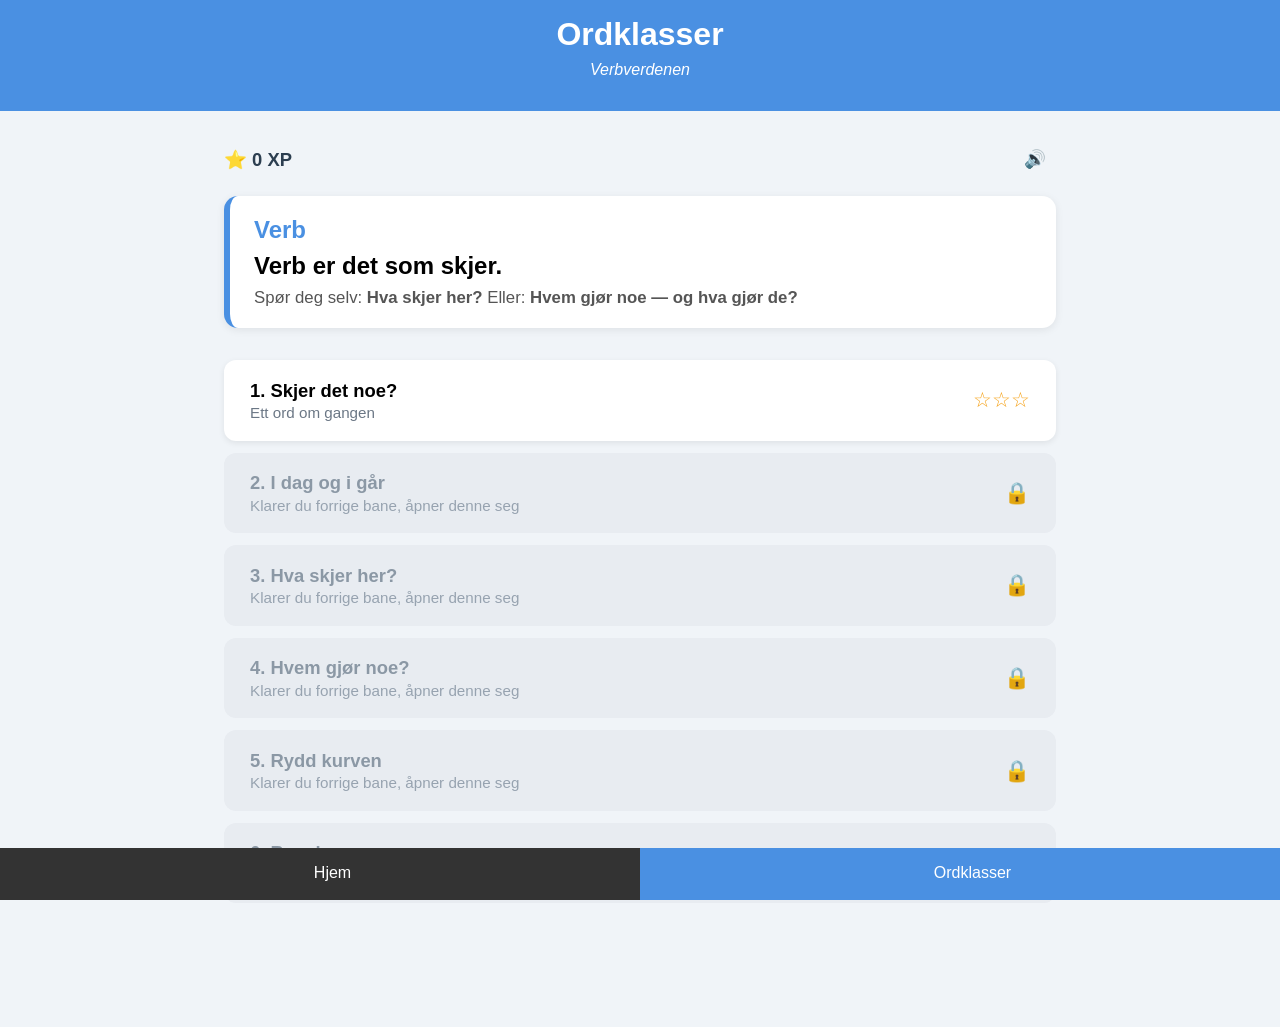
<file: ordklasser.html>
<!DOCTYPE html>
<html lang="no">
<head>
    <meta charset="UTF-8">
    <meta name="viewport" content="width=device-width, initial-scale=1.0">
    <title>Ordklasser - Verb</title>
    <link rel="stylesheet" href="styles.css">
    <link rel="stylesheet" href="ordklasser.css">
</head>
<body id="ordklasser">
    <header>
        <h1>Ordklasser</h1>
        <p class="quote">Verbverdenen</p>
    </header>

    <main>
        <div id="spill"></div>
    </main>

    <nav class="bottom-menu">
        <ul>
            <li><a href="index.html"><i class="icon-home"></i>Hjem</a></li>
            <li><a href="ordklasser.html" class="aktiv"><i class="icon-game"></i>Ordklasser</a></li>
        </ul>
    </nav>

    <script src="ordklasser-data.js"></script>
    <script src="ordklasser-setninger.js"></script>
    <script src="ordklasser.js"></script>
</body>
</html>
</file>
<file: styles.css>
/* Generelle stiler */
body {
    font-family: Arial, sans-serif;
    margin: 0;
    padding: 0;
    display: flex;
    flex-direction: column;
    min-height: 100vh;
    background-color: #f0f4f8;
}

header {
    background-color: #4a90e2;
    color: white;
    text-align: center;
    padding: 1rem;
}

h1 {
    margin: 0;
    font-size: 2rem;
}

.quote {
    font-style: italic;
    margin-top: 0.5rem;
}

main {
    flex-grow: 1;
    padding: 1rem;
}

/* Meny-stiler */
.bottom-menu {
    background-color: #333;
    position: fixed;
    bottom: 0;
    width: 100%;
}

.bottom-menu ul {
    list-style-type: none;
    margin: 0;
    padding: 0;
    display: flex;
    justify-content: space-around;
}

.bottom-menu li {
    flex: 1;
    text-align: center;
}

.bottom-menu a {
    color: white;
    text-decoration: none;
    padding: 1rem 0;
    display: block;
}

/* Dropdown-stiler */
.dropdown {
    position: relative;
}

.dropdown-content {
    display: none;
    position: absolute;
    bottom: 100%;
    left: 0;
    background-color: #f9f9f9;
    min-width: 160px;
    box-shadow: 0px 8px 16px 0px rgba(0,0,0,0.2);
    z-index: 1;
}

.dropdown-content a {
    color: black;
    padding: 12px 16px;
    text-decoration: none;
    display: block;
    text-align: left;
}

.dropdown:hover .dropdown-content {
    display: block;
}

/* Responsivt design */
@media screen and (max-width: 600px) {
    .bottom-menu ul {
        flex-wrap: wrap;
    }
    
    .bottom-menu li {
        flex-basis: 33.33%;
    }
}

/* Animasjoner */
@keyframes fadeIn {
    from { opacity: 0; }
    to { opacity: 1; }
}

@keyframes fadeOut {
    from { opacity: 1; }
    to { opacity: 0; }
}

.fade-in {
    animation: fadeIn 0.3s ease-in;
}

.fade-out {
    animation: fadeOut 0.3s ease-out;
}

/* Dropdown animasjoner */
.dropdown-content {
    transition: max-height 0.3s ease-out;
    max-height: 0;
    overflow: hidden;
}

.dropdown-content.show {
    max-height: 300px; /* Juster etter behov */
}

/* Ikoner (placeholder) */
[class^="icon-"] {
    /* Her kan du legge til faktiske ikoner eller bruke en iconfont */
    display: inline-block;
    width: 20px;
    height: 20px;
    margin-right: 5px;
    vertical-align: middle;
}
</file>
<file: ordklasser.css>
/* Ordklasse-øvelsen. Bygger på styles.css og bruker samme blåfarge (#4a90e2).

   PC først: brede flater, tydelig hover, og tastatursnarveier vist som små
   tastemerker. Under 700px legger alt seg i én kolonne, tastemerkene skjules
   på flater uten mus, og ingen trykkflate er lavere enn 48px. */

#ordklasser main {
    padding: 2rem 1.5rem 7rem;
    max-width: 880px;
    margin: 0 auto;
    width: 100%;
    box-sizing: border-box;
}

#ordklasser button {
    font-family: inherit;
    font-size: 1.1rem;
    cursor: pointer;
    border-radius: 12px;
    border: 2px solid transparent;
    transition: background-color 0.12s ease, border-color 0.12s ease, transform 0.08s ease;
}

#ordklasser button:disabled { cursor: default; }

#ordklasser button:focus-visible {
    outline: 3px solid #1a5fb4;
    outline-offset: 2px;
}

/* Tastemerke: viser hvilken tast som gjør det samme som museklikket */
.tast {
    display: inline-flex;
    align-items: center;
    justify-content: center;
    min-width: 1.4rem;
    height: 1.4rem;
    margin-right: 0.6rem;
    padding: 0 0.3rem;
    border-radius: 5px;
    background: rgba(255,255,255,0.28);
    font-size: 0.8rem;
    font-weight: bold;
    line-height: 1;
}

.brikke .tast { background: #e8eef6; color: #6b7785; }
.brikke.valgt .tast { background: rgba(255,255,255,0.28); color: white; }

/* ---------- Topplinje og regelkort ---------- */

.topplinje {
    display: flex;
    justify-content: space-between;
    align-items: center;
    margin-bottom: 1.25rem;
}

.xp { font-weight: bold; font-size: 1.15rem; color: #2c3e50; }

.lyd-knapp {
    background: none;
    border: none;
    font-size: 1.5rem;
    padding: 0.25rem 0.5rem;
}

.regelkort {
    background: white;
    border-left: 6px solid #4a90e2;
    border-radius: 14px;
    padding: 1.25rem 1.5rem;
    margin-bottom: 2rem;
    box-shadow: 0 2px 8px rgba(0,0,0,0.08);
}

.regelkort h2 { margin: 0 0 0.5rem; color: #4a90e2; }
.regelkort .regel { margin: 0 0 0.5rem; font-size: 1.5rem; font-weight: bold; }
.regelkort .prove { margin: 0; color: #555; font-size: 1.05rem; }

/* ---------- Banekartet ---------- */

.baneliste { list-style: none; padding: 0; margin: 0; }
.bane { margin-bottom: 0.75rem; }

.bane-knapp {
    width: 100%;
    display: flex;
    justify-content: space-between;
    align-items: center;
    gap: 1rem;
    background: white;
    padding: 1.1rem 1.5rem;
    text-align: left;
    box-shadow: 0 2px 6px rgba(0,0,0,0.08);
    min-height: 56px;
}

.bane-knapp:hover:not(:disabled) { border-color: #4a90e2; transform: translateY(-1px); }
.bane-knapp:disabled { background: #e8ecf1; color: #8b98a5; box-shadow: none; }

.bane-tekst { display: flex; flex-direction: column; gap: 0.15rem; }
.bane-navn { font-weight: bold; font-size: 1.15rem; }
.bane-under { font-size: 0.95rem; color: #6b7785; }
.bane-knapp:disabled .bane-under { color: #97a3b0; }

.stjerner { font-size: 1.3rem; color: #f5a623; white-space: nowrap; }

/* ---------- Økt ---------- */

.okt-topp {
    display: flex;
    align-items: center;
    gap: 1rem;
    margin-bottom: 1.5rem;
}

.tilbake {
    background: none;
    border: none;
    color: #4a90e2;
    font-size: 1rem;
    padding: 0.5rem 0;
}

.tilbake:hover { text-decoration: underline; }

.framdrift {
    flex-grow: 1;
    height: 10px;
    background: #dde3ea;
    border-radius: 5px;
    overflow: hidden;
}

.framdrift-fyll {
    height: 100%;
    background: #4a90e2;
    transition: width 0.3s ease-out;
}

.teller { font-size: 0.95rem; color: #6b7785; white-space: nowrap; }

.rekke {
    font-weight: bold;
    color: #e8710a;
    white-space: nowrap;
}

.sporsmal {
    text-align: center;
    font-size: 1.6rem;
    margin: 0 0 0.5rem;
    color: #2c3e50;
}

.hint {
    text-align: center;
    color: #6b7785;
    margin: 0 0 1.25rem;
}

.sporsmal + .oppgave { margin-top: 1.5rem; }

/* ---------- Oppgaveflater ---------- */

.stort-ord {
    background: white;
    border-radius: 16px;
    padding: 2.25rem 1rem;
    text-align: center;
    font-size: 3rem;
    font-weight: bold;
    color: #2c3e50;
    box-shadow: 0 2px 8px rgba(0,0,0,0.1);
    margin-bottom: 1.25rem;
}

.ramme {
    background: white;
    border-radius: 16px;
    padding: 1.5rem 1rem;
    text-align: center;
    font-size: 1.4rem;
    box-shadow: 0 2px 8px rgba(0,0,0,0.1);
    margin-bottom: 1.25rem;
}

.ramme p { margin: 0.5rem 0; }

.hull {
    display: inline-block;
    background: #fff3d6;
    border-bottom: 3px solid #f5a623;
    padding: 0.1rem 0.6rem;
    border-radius: 6px;
    font-weight: bold;
    min-width: 5rem;
}

.valg { display: flex; gap: 1rem; }

.valg-knapp {
    flex: 1;
    display: flex;
    align-items: center;
    justify-content: center;
    background: #4a90e2;
    color: white;
    padding: 1.1rem 0.75rem;
    min-height: 60px;
    font-weight: bold;
}

.valg-knapp:hover:not(:disabled) { background: #3a7bc8; transform: translateY(-1px); }
.valg-knapp:disabled { background: #b9c6d4; }

/* Setningsoppgavene */

.setning {
    background: white;
    border-radius: 16px;
    padding: 2rem 1.5rem;
    font-size: 1.5rem;
    line-height: 2.6;
    text-align: center;
    box-shadow: 0 2px 8px rgba(0,0,0,0.1);
    margin: 0;
}

.ordknapp {
    background: #eef3f9;
    border: 2px solid #d4dee8;
    padding: 0.35rem 0.7rem;
    font-size: 1.4rem;
    color: #2c3e50;
}

/* Hover må ikke overdøve ord som allerede er markert - derfor unntakene her */
.ordknapp:hover:not(:disabled):not(.valgt):not(.funnet):not(.fasit) {
    background: #d9e6f5;
    border-color: #4a90e2;
}
.ordknapp:disabled { opacity: 0.6; }

.ordknapp.valgt {
    background: #4a90e2;
    border-color: #3a7bc8;
    color: white;
}

/* Subjektet eleven har funnet i steg 1 av «Hvem gjør noe?» */
.ordknapp.funnet {
    background: #fff3d6;
    border-color: #f5a623;
    opacity: 1;
    font-weight: bold;
}

.ordknapp.fasit {
    background: #d8f3dc;
    border-color: #2d9c4a;
    opacity: 1;
    font-weight: bold;
}

/* Rydd kurven */

.rutenett {
    display: grid;
    grid-template-columns: repeat(4, 1fr);
    gap: 0.75rem;
    margin-bottom: 1.25rem;
}

.brikke {
    display: flex;
    align-items: center;
    justify-content: center;
    background: white;
    border: 2px solid #d4dee8;
    padding: 1rem 0.5rem;
    min-height: 60px;
    color: #2c3e50;
}

.brikke:hover:not(:disabled) { border-color: #4a90e2; }

.brikke.valgt {
    background: #4a90e2;
    border-color: #3a7bc8;
    color: white;
    font-weight: bold;
}

.sjekk-knapp {
    width: 100%;
    background: #2d9c4a;
    color: white;
    padding: 1.1rem;
    min-height: 60px;
    font-weight: bold;
}

.sjekk-knapp:hover:not(:disabled) { background: #26833e; }
.sjekk-knapp:disabled { background: #b9c6d4; }

/* ---------- Hjelp ---------- */

.hjelp {
    margin: 1.5rem 0 0;
    background: #fff9ec;
    border-radius: 12px;
    padding: 0.85rem 1.25rem;
}

.hjelp summary {
    cursor: pointer;
    font-weight: bold;
    color: #8a6100;
    min-height: 32px;
    display: flex;
    align-items: center;
}

.hjelp summary::after {
    content: 'tast H';
    margin-left: auto;
    font-weight: normal;
    font-size: 0.8rem;
    color: #b08a3e;
}

.hjelp-innhold p { margin: 0.6rem 0; }
.hjelp-innhold .stor-regel { font-size: 1.25rem; font-weight: bold; color: #2c3e50; }
.hjelp-innhold .felle { color: #6b7785; font-size: 0.95rem; }

/* ---------- Tilbakemelding ---------- */

.svarfelt { margin-top: 1.5rem; }

.tilbakemelding {
    border-radius: 12px;
    padding: 1.1rem 1.25rem;
    margin-bottom: 0.85rem;
    font-size: 1.1rem;
    line-height: 1.55;
}

.tilbakemelding.riktig { background: #d8f3dc; border-left: 6px solid #2d9c4a; }
.tilbakemelding.feil { background: #fdeeee; border-left: 6px solid #d64545; }
.tilbakemelding .minne { margin: 0.7rem 0 0; color: #555; font-size: 1rem; }

.neste-knapp {
    width: 100%;
    background: #4a90e2;
    color: white;
    padding: 1.1rem;
    min-height: 60px;
    font-weight: bold;
}

.neste-knapp:hover { background: #3a7bc8; }

/* Enter-hintet gir bare mening der det finnes tastatur */
@media (hover: hover) {
    .neste-knapp::after { content: '  \21B5'; opacity: 0.75; }
}

.sekundaer-knapp {
    width: 100%;
    background: none;
    border: 2px solid #4a90e2;
    color: #4a90e2;
    padding: 0.9rem;
    min-height: 48px;
    margin-top: 0.7rem;
}

.sekundaer-knapp:hover { background: #eaf2fb; }

/* ---------- Resultat ---------- */

.resultat {
    background: white;
    border-radius: 16px;
    padding: 2rem;
    text-align: center;
    box-shadow: 0 2px 8px rgba(0,0,0,0.1);
    max-width: 520px;
    margin: 0 auto;
}

.resultat h2 { margin-top: 0; color: #4a90e2; }

.store-stjerner {
    font-size: 3.5rem;
    color: #f5a623;
    margin: 0.5rem 0 1rem;
}

.resultatliste { list-style: none; padding: 0; margin: 0 0 1.5rem; }
.resultatliste li { padding: 0.5rem 0; border-bottom: 1px solid #eef1f5; }
.resultatliste li:last-child { border-bottom: none; }

/* ---------- Varsel ---------- */

.varsel {
    background: #fff3d6;
    border-left: 6px solid #f5a623;
    border-radius: 8px;
    padding: 0.85rem 1.25rem;
    font-size: 0.95rem;
    margin: 0 0 1.25rem;
}

/* ---------- Meny ---------- */

#ordklasser .bottom-menu a.aktiv { background: #4a90e2; }

/* ---------- Mobil og nettbrett ---------- */

@media screen and (max-width: 700px) {
    #ordklasser main { padding: 1rem 1rem 6rem; }
    .regelkort { padding: 1rem; margin-bottom: 1.5rem; }
    .regelkort .regel { font-size: 1.25rem; }
    .sporsmal { font-size: 1.3rem; }
    .stort-ord { font-size: 2.4rem; padding: 1.75rem 1rem; }
    .setning { font-size: 1.25rem; line-height: 2.4; padding: 1.25rem 1rem; }
    .ordknapp { font-size: 1.2rem; }
    .rutenett { grid-template-columns: repeat(2, 1fr); }
    .valg { flex-direction: column; }
}

/* Uten mus er tastemerkene bare støy */
@media (hover: none) {
    .tast { display: none; }
    .hjelp summary::after { content: ''; }
    .neste-knapp { font-size: 1.1rem; }
}

@media (prefers-reduced-motion: reduce) {
    #ordklasser button { transition: none; }
    .framdrift-fyll { transition: none; }
}
</file>
